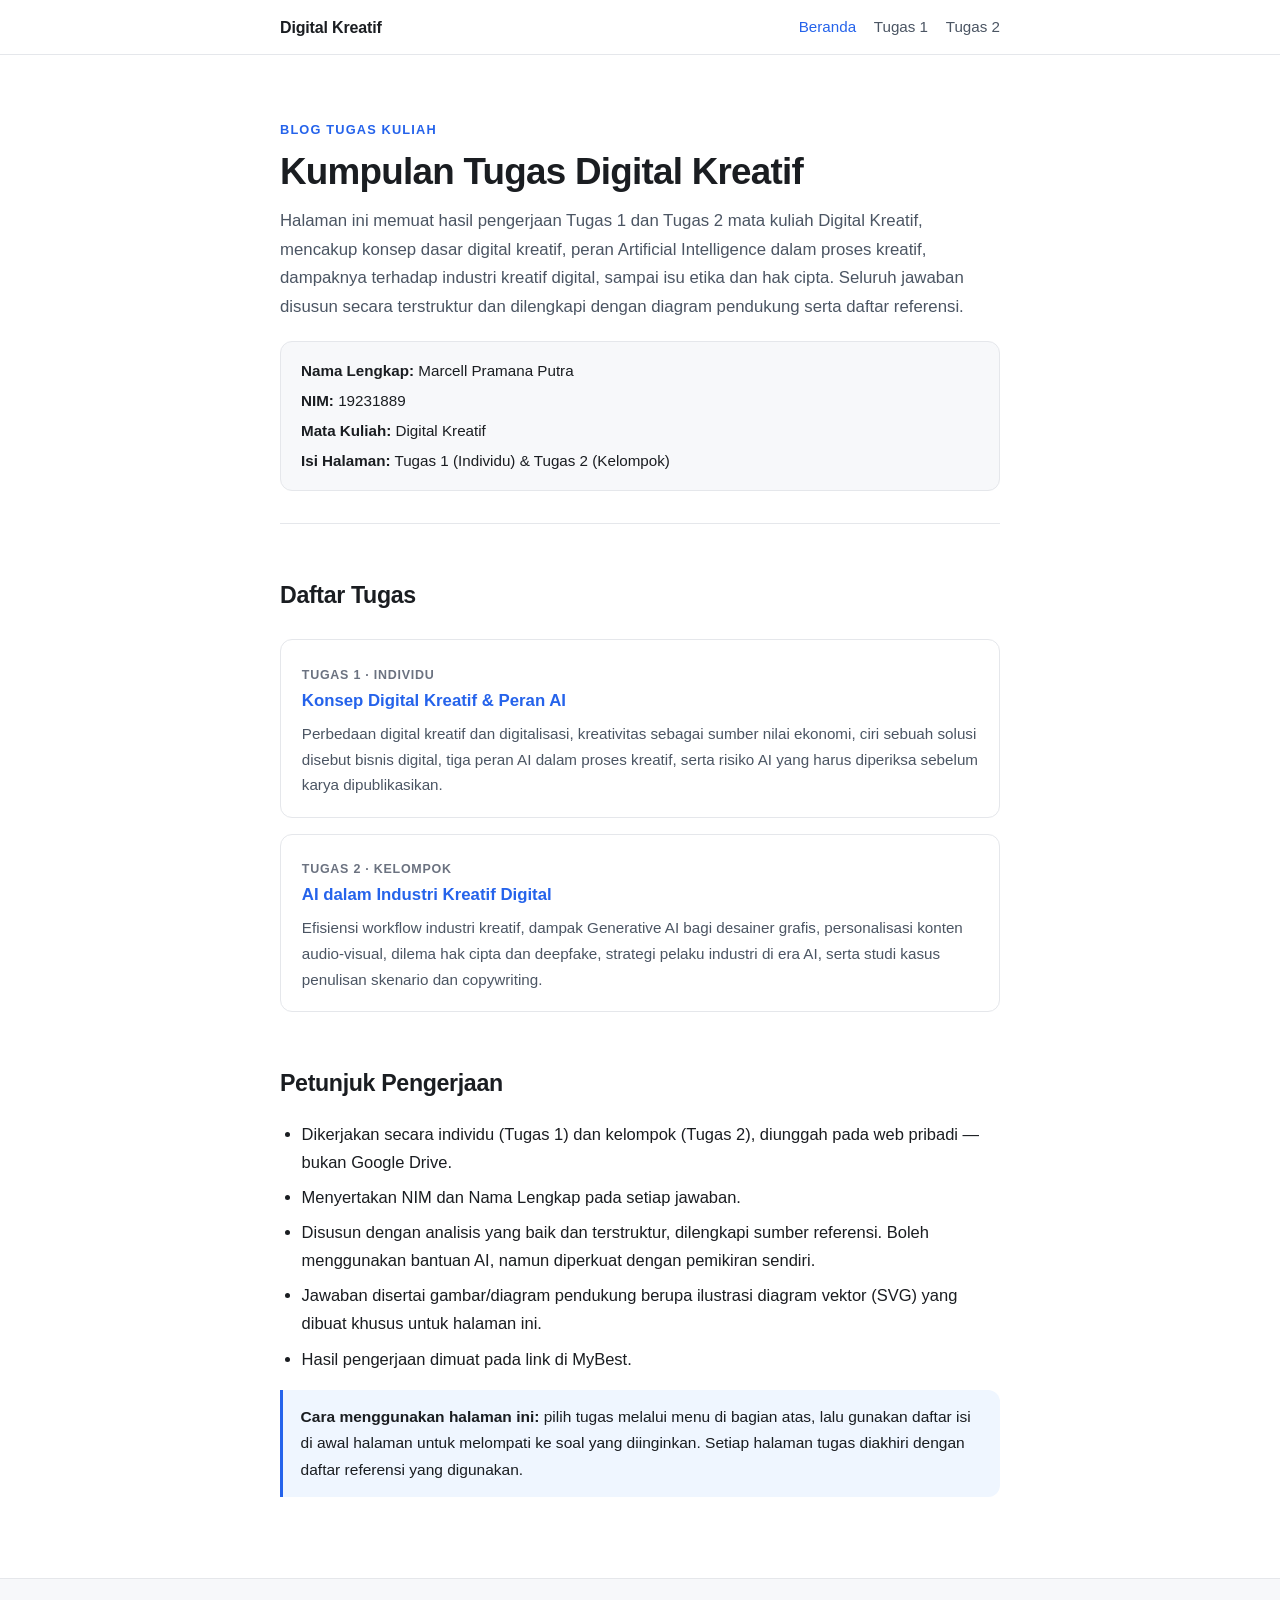
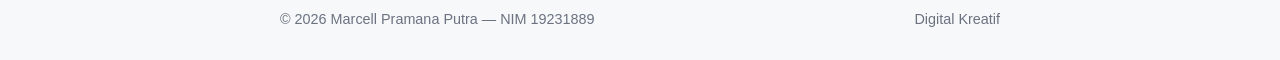
<file: index.html>
<!DOCTYPE html>
<html lang="id">
<head>
  <meta charset="UTF-8">
  <meta name="viewport" content="width=device-width, initial-scale=1.0">
  <title>Tugas Digital Kreatif — Marcell Pramana Putra</title>
  <meta name="description" content="Kumpulan tugas mata kuliah Digital Kreatif: Tugas 1 (Konsep Digital Kreatif & AI) dan Tugas 2 (AI dalam Industri Kreatif Digital).">
  <link rel="stylesheet" href="css/style.css">
</head>
<body>

  <header class="site-header">
    <nav class="nav">
      <a class="brand" href="index.html">Digital Kreatif</a>
      <div class="nav-links">
        <a href="index.html" class="active">Beranda</a>
        <a href="tugas1.html">Tugas 1</a>
        <a href="tugas2.html">Tugas 2</a>
      </div>
    </nav>
  </header>

  <main>
    <section class="hero">
      <p class="eyebrow">Blog Tugas Kuliah</p>
      <h1>Kumpulan Tugas Digital Kreatif</h1>
      <p class="lead">
        Halaman ini memuat hasil pengerjaan Tugas 1 dan Tugas 2 mata kuliah
        Digital Kreatif, mencakup konsep dasar digital kreatif, peran Artificial
        Intelligence dalam proses kreatif, dampaknya terhadap industri kreatif
        digital, sampai isu etika dan hak cipta. Seluruh jawaban disusun secara
        terstruktur dan dilengkapi dengan diagram pendukung serta daftar
        referensi.
      </p>
      <div class="identity">
        <span><strong>Nama Lengkap:</strong> Marcell Pramana Putra</span>
        <span><strong>NIM:</strong> 19231889</span>
        <span><strong>Mata Kuliah:</strong> Digital Kreatif</span>
        <span><strong>Isi Halaman:</strong> Tugas 1 (Individu) &amp; Tugas 2 (Kelompok)</span>
      </div>
    </section>

    <h2>Daftar Tugas</h2>
    <div class="card-grid">
      <a class="card" href="tugas1.html">
        <span class="num">Tugas 1 · Individu</span>
        <h3>Konsep Digital Kreatif &amp; Peran AI</h3>
        <p>
          Perbedaan digital kreatif dan digitalisasi, kreativitas sebagai sumber
          nilai ekonomi, ciri sebuah solusi disebut bisnis digital, tiga peran AI
          dalam proses kreatif, serta risiko AI yang harus diperiksa sebelum karya
          dipublikasikan.
        </p>
      </a>
      <a class="card" href="tugas2.html">
        <span class="num">Tugas 2 · Kelompok</span>
        <h3>AI dalam Industri Kreatif Digital</h3>
        <p>
          Efisiensi workflow industri kreatif, dampak Generative AI bagi desainer
          grafis, personalisasi konten audio-visual, dilema hak cipta dan deepfake,
          strategi pelaku industri di era AI, serta studi kasus penulisan skenario
          dan copywriting.
        </p>
      </a>
    </div>

    <h2>Petunjuk Pengerjaan</h2>
    <ul>
      <li>Dikerjakan secara individu (Tugas 1) dan kelompok (Tugas 2), diunggah pada web pribadi — bukan Google Drive.</li>
      <li>Menyertakan NIM dan Nama Lengkap pada setiap jawaban.</li>
      <li>Disusun dengan analisis yang baik dan terstruktur, dilengkapi sumber referensi. Boleh menggunakan bantuan AI, namun diperkuat dengan pemikiran sendiri.</li>
      <li>Jawaban disertai gambar/diagram pendukung berupa ilustrasi diagram vektor (SVG) yang dibuat khusus untuk halaman ini.</li>
      <li>Hasil pengerjaan dimuat pada link di MyBest.</li>
    </ul>

    <div class="callout">
      <p><strong>Cara menggunakan halaman ini:</strong> pilih tugas melalui menu di bagian atas, lalu gunakan daftar isi di awal halaman untuk melompati ke soal yang diinginkan. Setiap halaman tugas diakhiri dengan daftar referensi yang digunakan.</p>
    </div>
  </main>

  <footer class="site-footer">
    <div class="footer-inner">
      <span>&copy; 2026 Marcell Pramana Putra — NIM 19231889</span>
      <span>Digital Kreatif</span>
    </div>
  </footer>

</body>
</html>
</file>
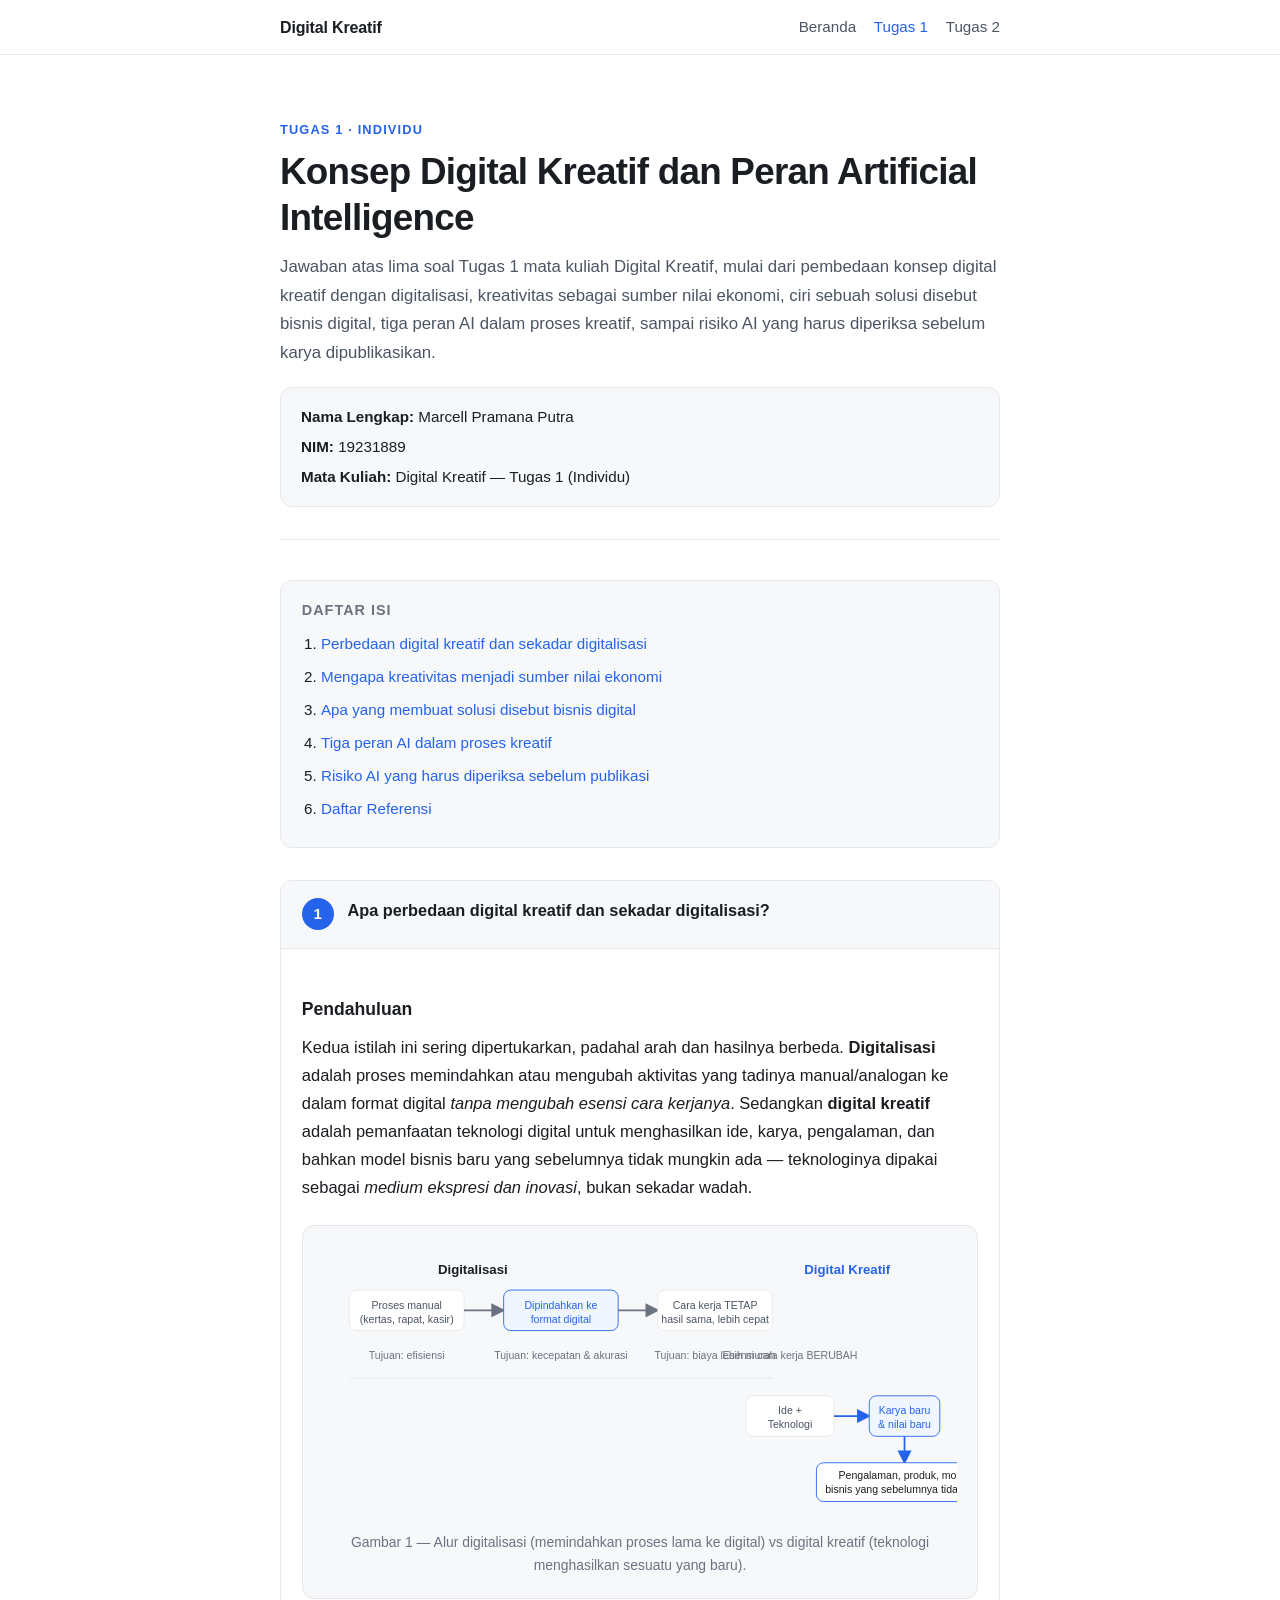
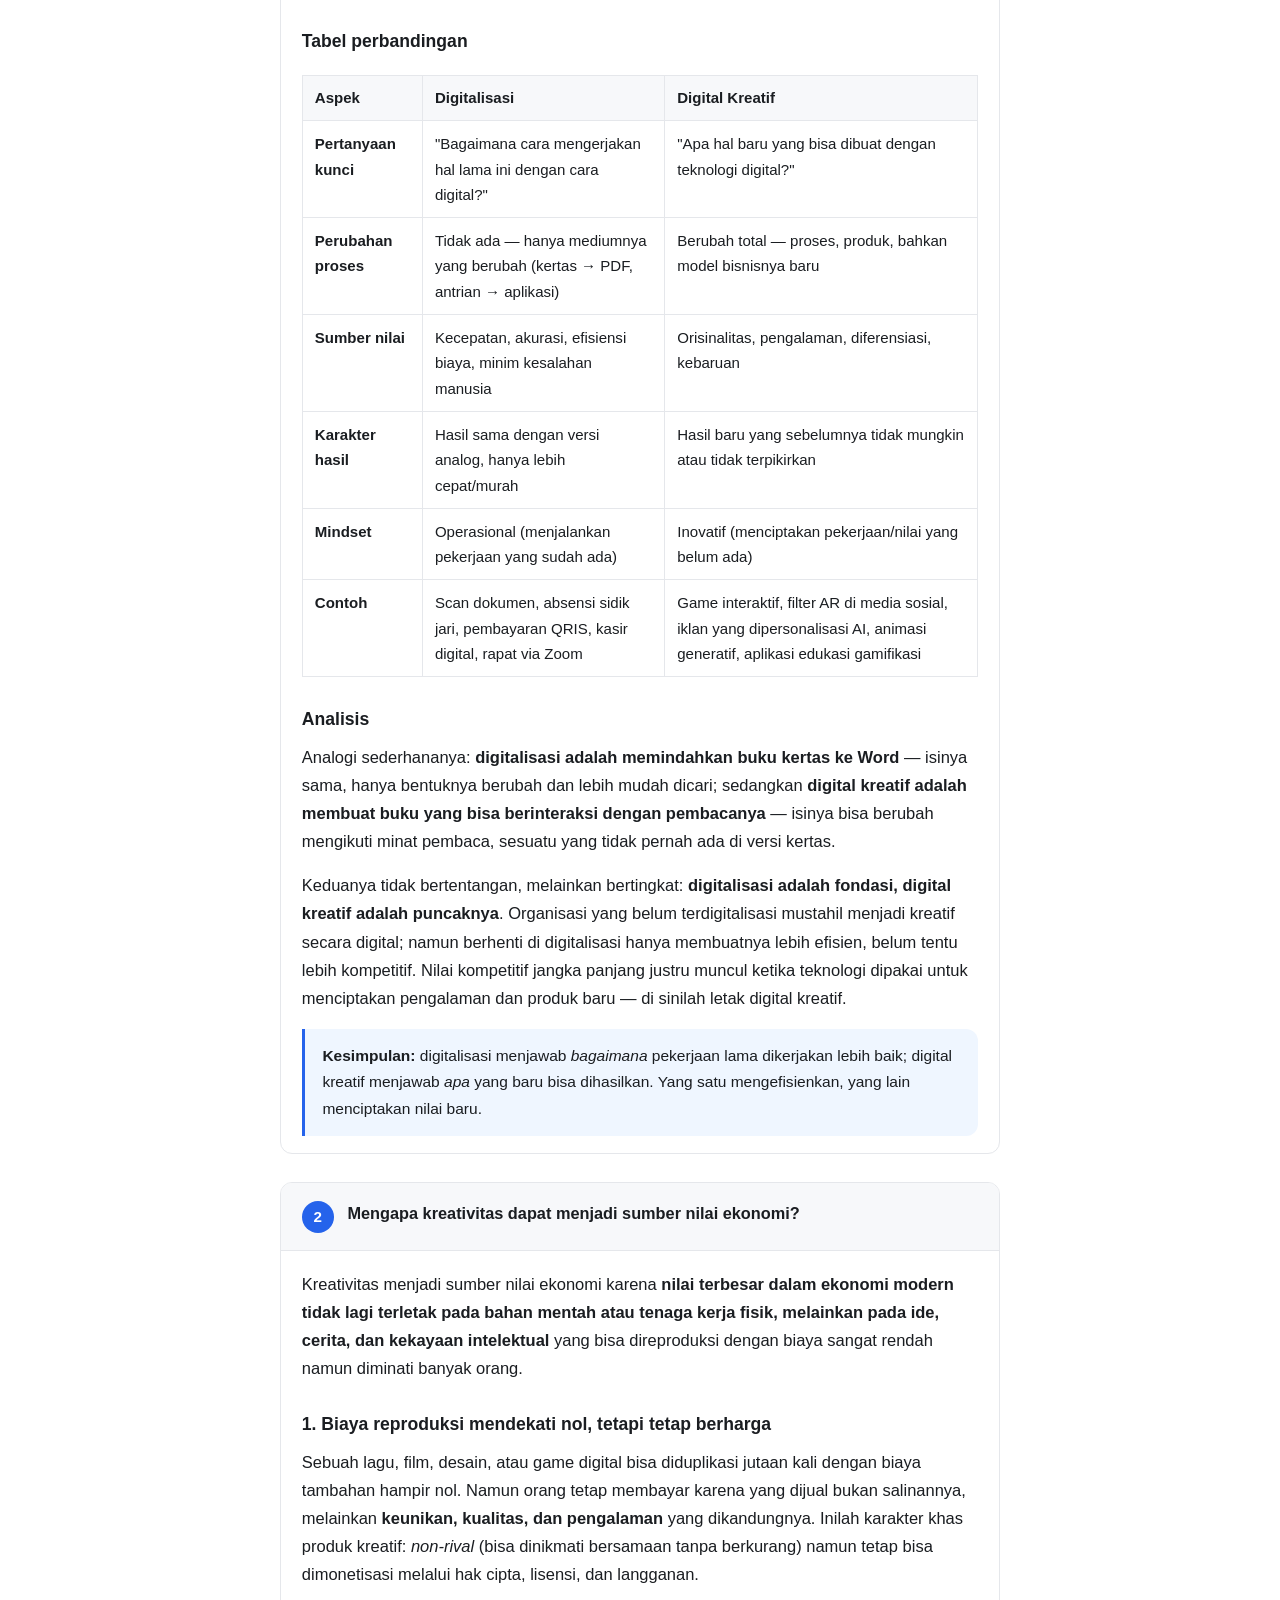
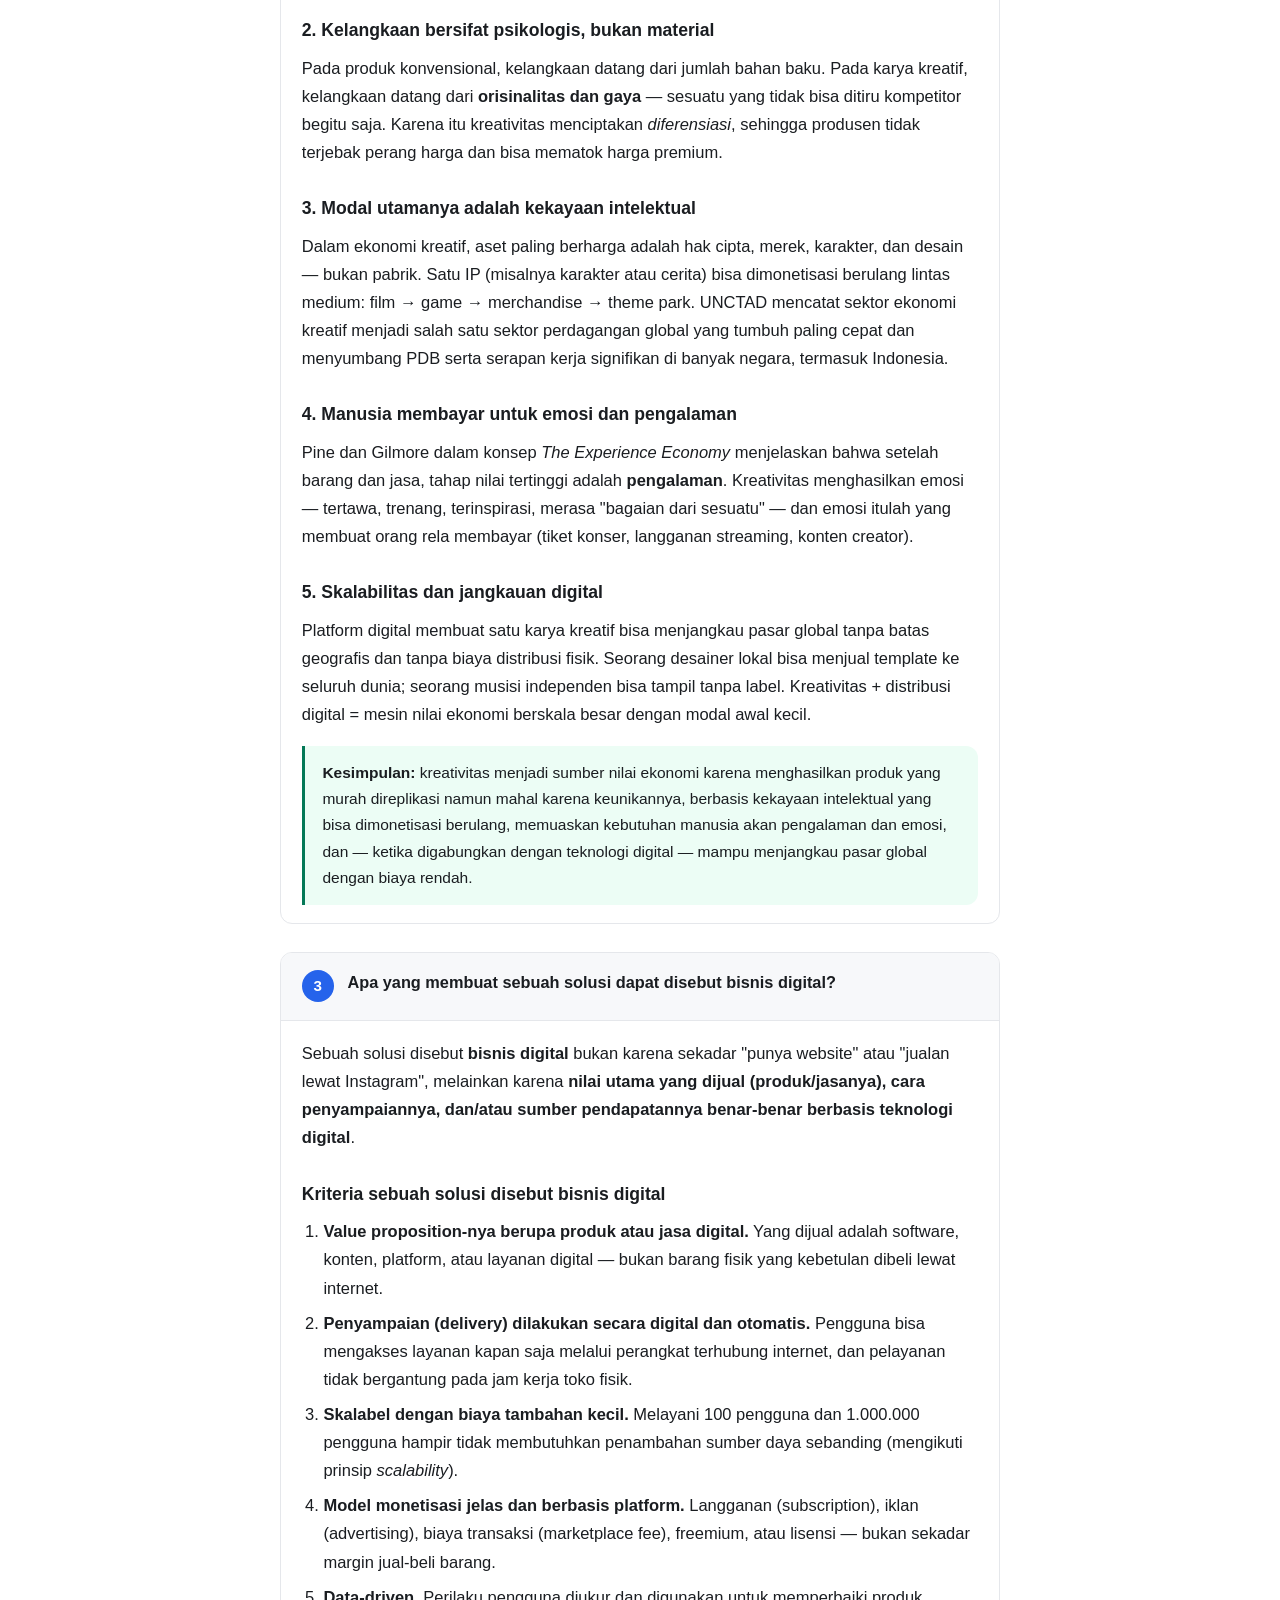
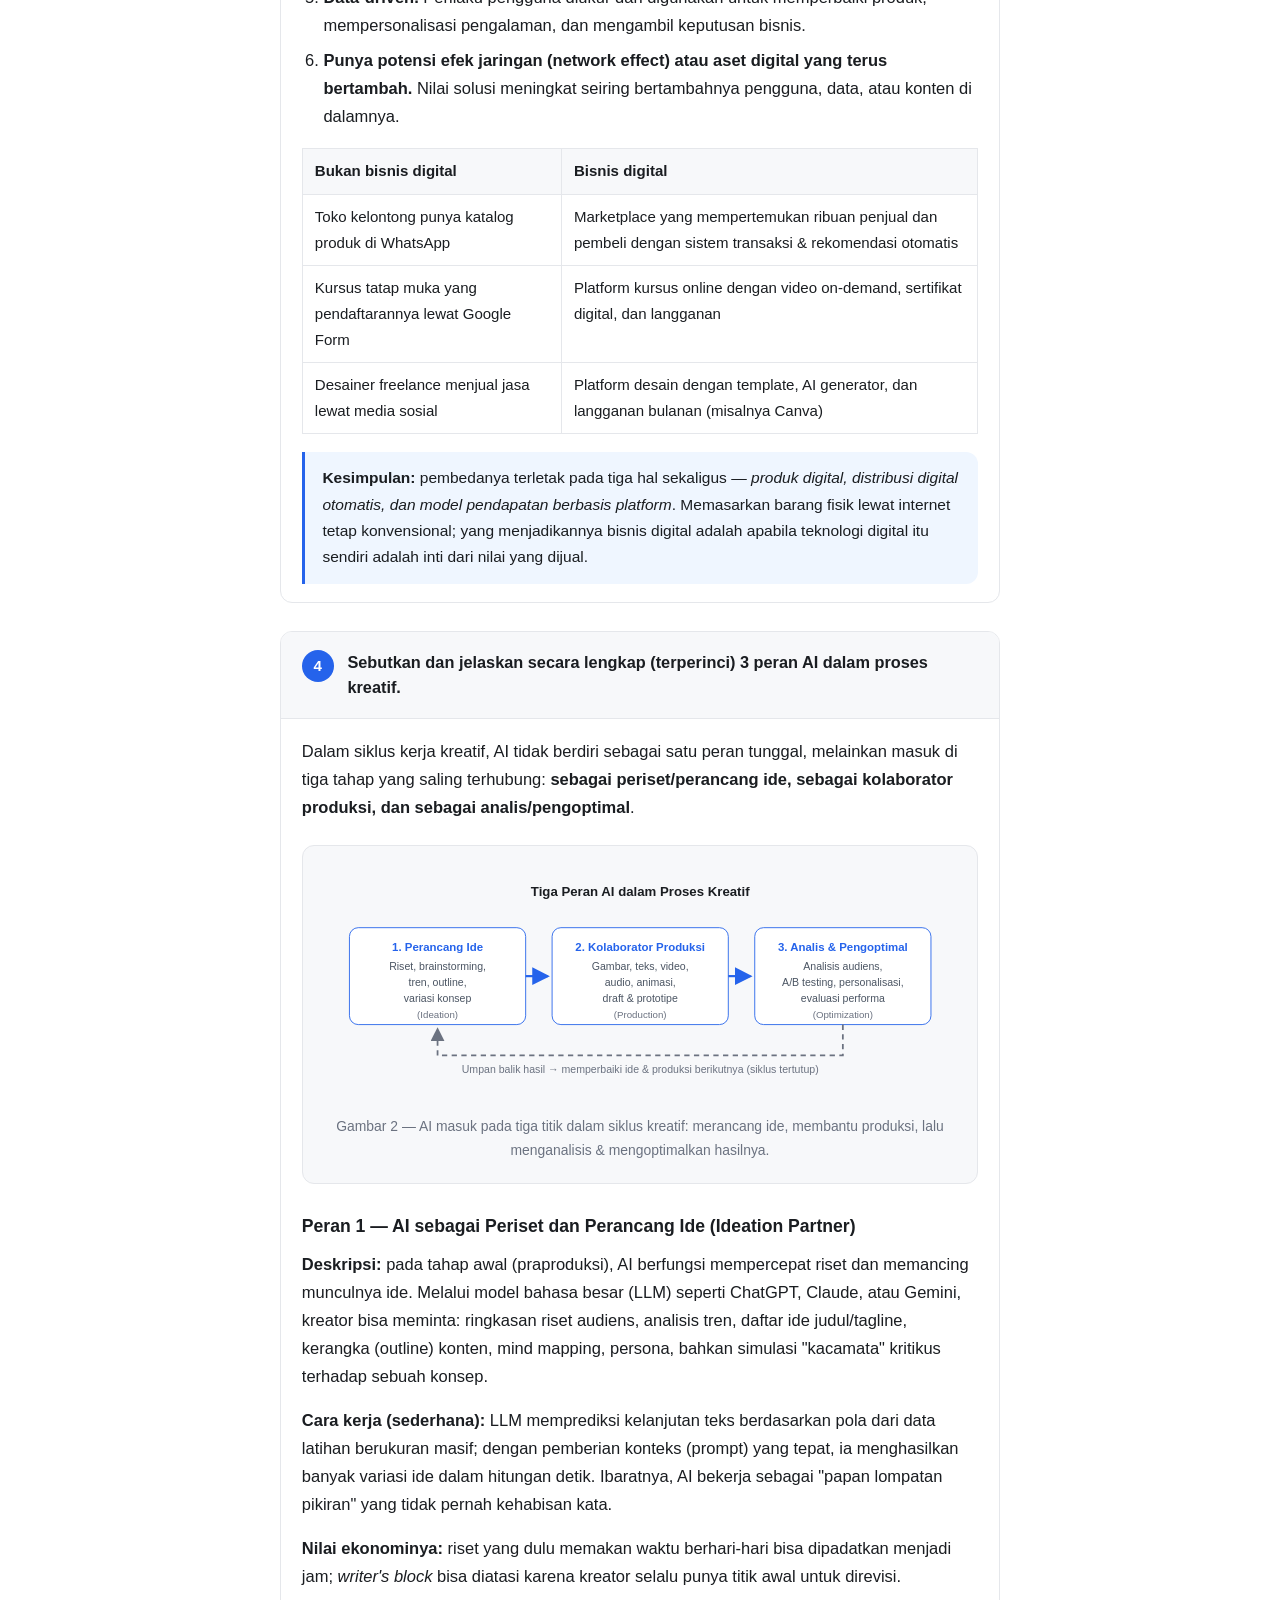
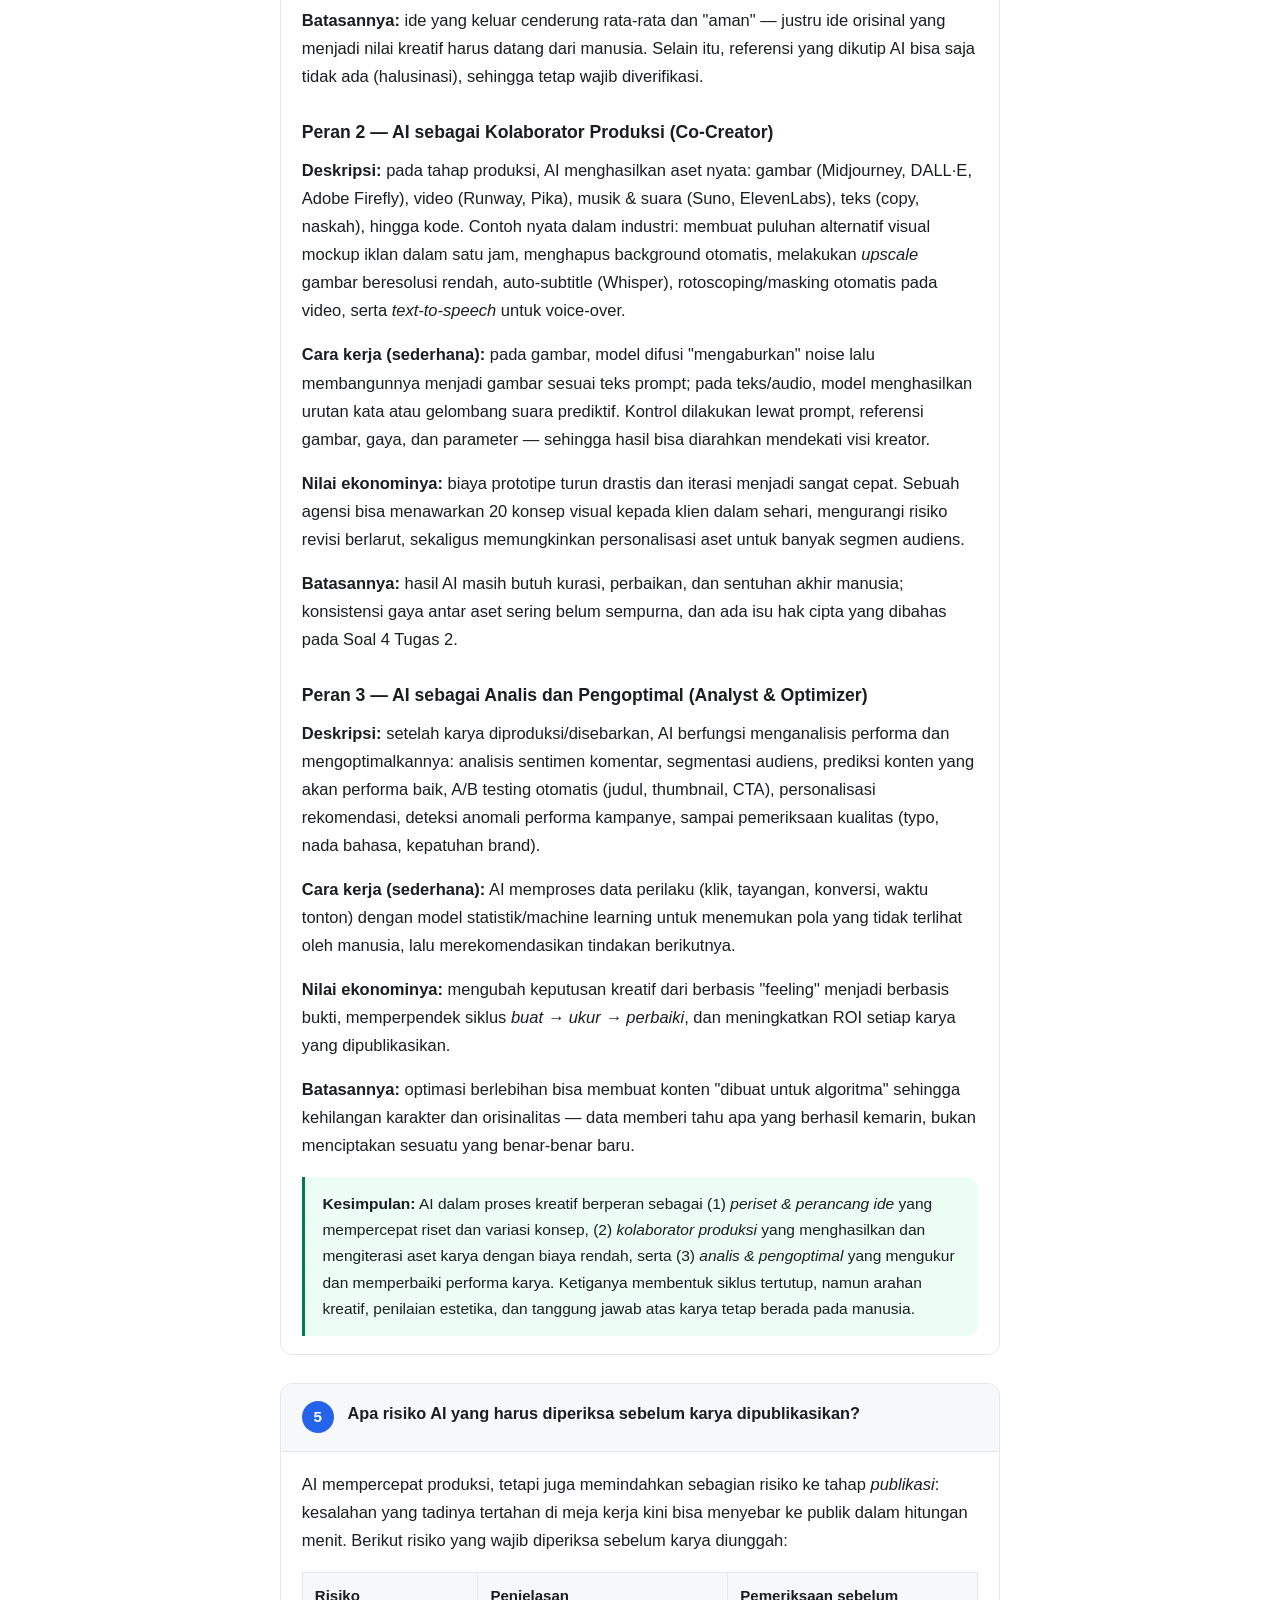
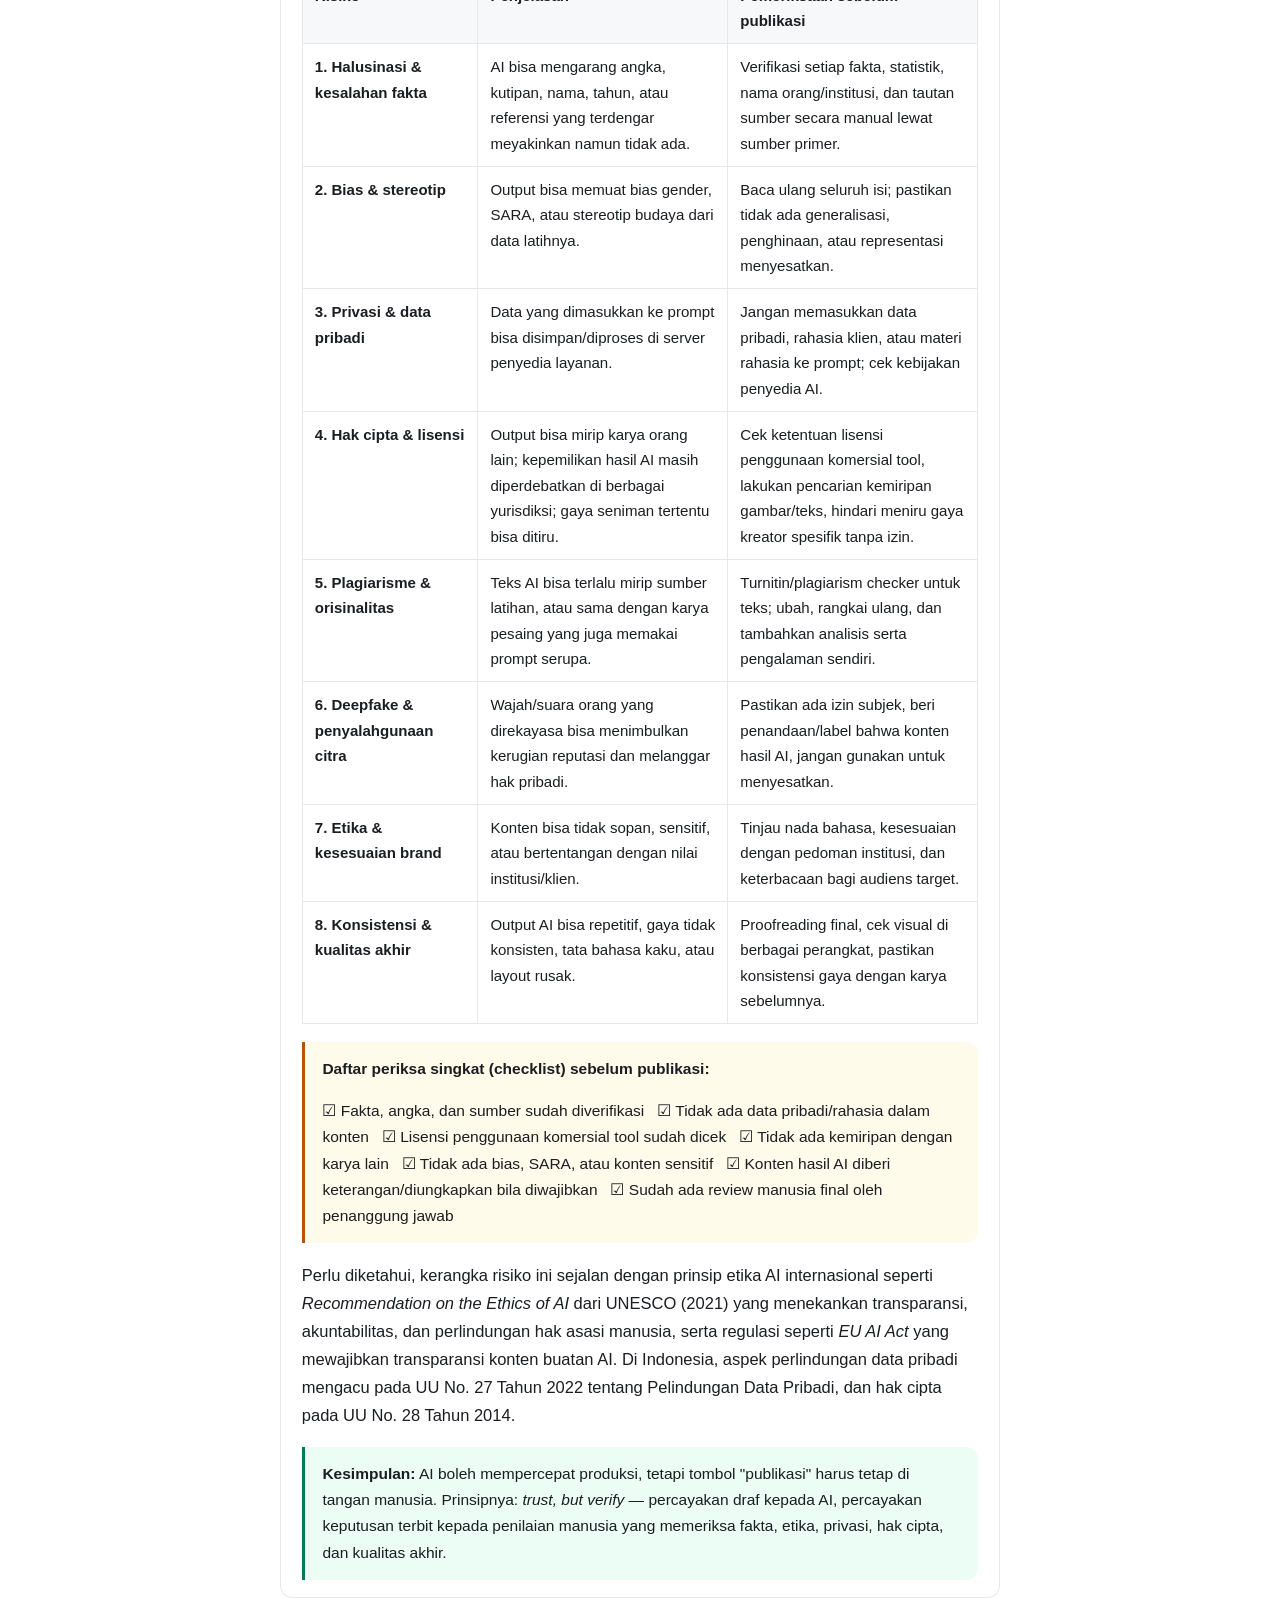
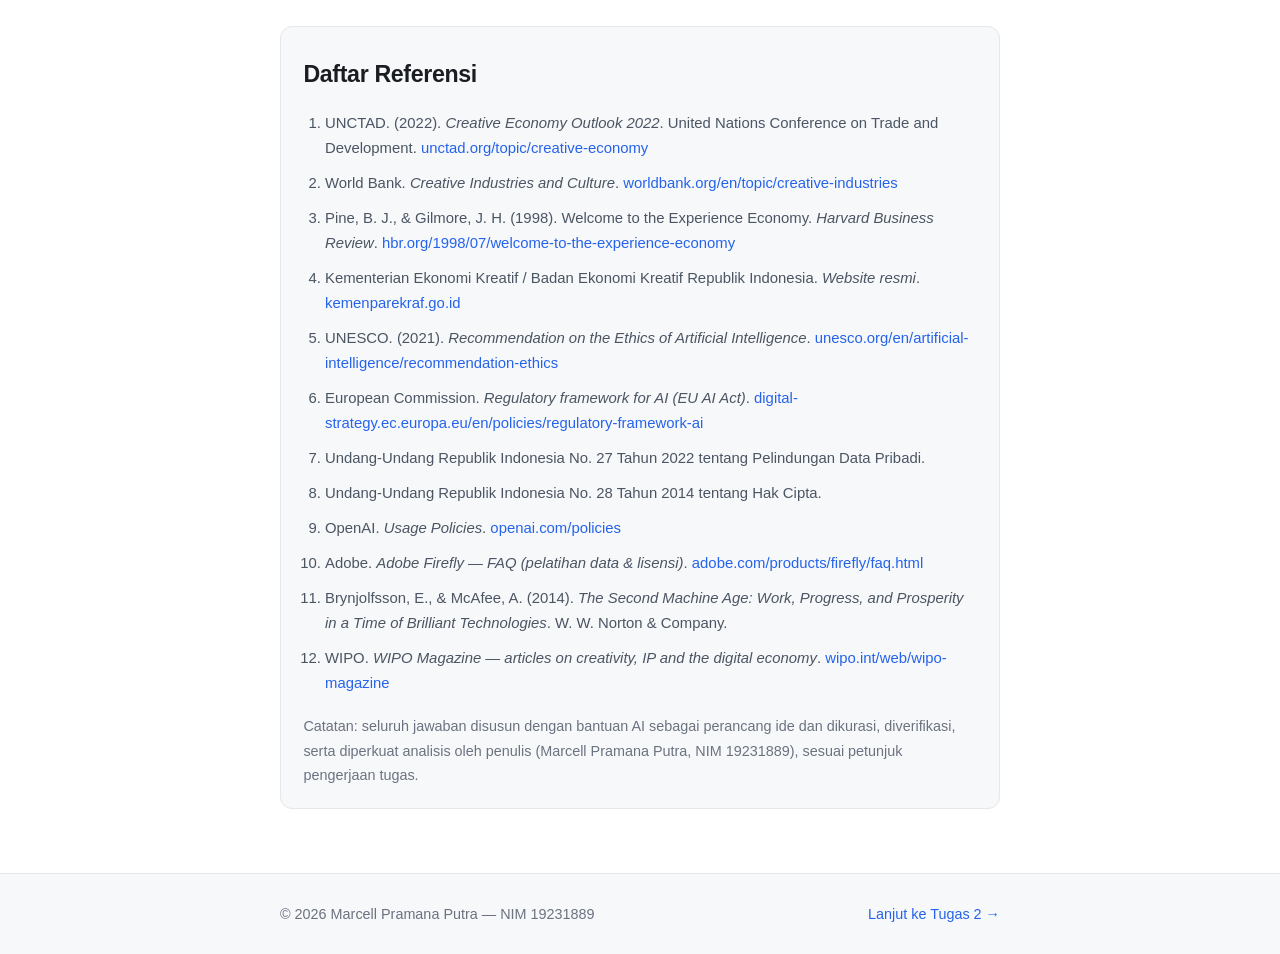
<file: tugas1.html>
<!DOCTYPE html>
<html lang="id">
<head>
  <meta charset="UTF-8">
  <meta name="viewport" content="width=device-width, initial-scale=1.0">
  <title>Tugas 1 — Digital Kreatif | Marcell Pramana Putra</title>
  <meta name="description" content="Tugas 1 Digital Kreatif: perbedaan digital kreatif dan digitalisasi, kreativitas sebagai sumber nilai ekonomi, ciri bisnis digital, 3 peran AI dalam proses kreatif, dan risiko AI sebelum publikasi.">
  <link rel="stylesheet" href="css/style.css">
</head>
<body>

  <header class="site-header">
    <nav class="nav">
      <a class="brand" href="index.html">Digital Kreatif</a>
      <div class="nav-links">
        <a href="index.html">Beranda</a>
        <a href="tugas1.html" class="active">Tugas 1</a>
        <a href="tugas2.html">Tugas 2</a>
      </div>
    </nav>
  </header>

  <main>
    <section class="hero">
      <p class="eyebrow">Tugas 1 · Individu</p>
      <h1>Konsep Digital Kreatif dan Peran Artificial Intelligence</h1>
      <p class="lead">
        Jawaban atas lima soal Tugas 1 mata kuliah Digital Kreatif, mulai dari
        pembedaan konsep digital kreatif dengan digitalisasi, kreativitas sebagai
        sumber nilai ekonomi, ciri sebuah solusi disebut bisnis digital, tiga
        peran AI dalam proses kreatif, sampai risiko AI yang harus diperiksa
        sebelum karya dipublikasikan.
      </p>
      <div class="identity">
        <span><strong>Nama Lengkap:</strong> Marcell Pramana Putra</span>
        <span><strong>NIM:</strong> 19231889</span>
        <span><strong>Mata Kuliah:</strong> Digital Kreatif — Tugas 1 (Individu)</span>
      </div>
    </section>

    <nav class="toc">
      <strong>Daftar Isi</strong>
      <ol>
        <li><a href="#soal1">Perbedaan digital kreatif dan sekadar digitalisasi</a></li>
        <li><a href="#soal2">Mengapa kreativitas menjadi sumber nilai ekonomi</a></li>
        <li><a href="#soal3">Apa yang membuat solusi disebut bisnis digital</a></li>
        <li><a href="#soal4">Tiga peran AI dalam proses kreatif</a></li>
        <li><a href="#soal5">Risiko AI yang harus diperiksa sebelum publikasi</a></li>
        <li><a href="#referensi">Daftar Referensi</a></li>
      </ol>
    </nav>

    <!-- ================= SOAL 1 ================= -->
    <article class="question" id="soal1">
      <div class="question-head">
        <span class="badge">1</span>
        <span class="soal">Apa perbedaan digital kreatif dan sekadar digitalisasi?</span>
      </div>
      <div class="question-body">
        <h3>Pendahuluan</h3>
        <p>
          Kedua istilah ini sering dipertukarkan, padahal arah dan hasilnya
          berbeda. <strong>Digitalisasi</strong> adalah proses memindahkan atau
          mengubah aktivitas yang tadinya manual/analogan ke dalam format digital
          <em>tanpa mengubah esensi cara kerjanya</em>. Sedangkan
          <strong>digital kreatif</strong> adalah pemanfaatan teknologi digital
          untuk menghasilkan ide, karya, pengalaman, dan bahkan model bisnis baru
          yang sebelumnya tidak mungkin ada — teknologinya dipakai sebagai
          <em>medium ekspresi dan inovasi</em>, bukan sekadar wadah.
        </p>

        <figure class="diagram">
          <svg viewBox="0 0 720 300" role="img" aria-label="Diagram perbandingan alur digitalisasi dan digital kreatif" xmlns="http://www.w3.org/2000/svg" font-family="Segoe UI, Arial, sans-serif">
            <rect x="0" y="0" width="720" height="300" fill="#f7f8fa"/>
            <!-- Panel kiri: Digitalisasi -->
            <text x="170" y="32" text-anchor="middle" font-size="15" font-weight="700" fill="#1a1d21">Digitalisasi</text>
            <rect x="30" y="50" width="130" height="46" rx="8" fill="#ffffff" stroke="#e5e7eb"/>
            <text x="95" y="71" text-anchor="middle" font-size="12" fill="#4b5563">Proses manual</text>
            <text x="95" y="87" text-anchor="middle" font-size="12" fill="#4b5563">(kertas, rapat, kasir)</text>
            <path d="M160 73 H205" stroke="#6b7280" stroke-width="2" marker-end="url(#arrow)"/>
            <rect x="205" y="50" width="130" height="46" rx="8" fill="#eff6ff" stroke="#2563eb"/>
            <text x="270" y="71" text-anchor="middle" font-size="12" fill="#2563eb">Dipindahkan ke</text>
            <text x="270" y="87" text-anchor="middle" font-size="12" fill="#2563eb">format digital</text>
            <path d="M335 73 H380" stroke="#6b7280" stroke-width="2" marker-end="url(#arrow)"/>
            <rect x="380" y="50" width="130" height="46" rx="8" fill="#ffffff" stroke="#e5e7eb"/>
            <text x="445" y="71" text-anchor="middle" font-size="12" fill="#4b5563">Cara kerja TETAP</text>
            <text x="445" y="87" text-anchor="middle" font-size="12" fill="#4b5563">hasil sama, lebih cepat</text>
            <text x="95" y="128" text-anchor="middle" font-size="12" fill="#6b7280">Tujuan: efisiensi</text>
            <text x="270" y="128" text-anchor="middle" font-size="12" fill="#6b7280">Tujuan: kecepatan &amp; akurasi</text>
            <text x="445" y="128" text-anchor="middle" font-size="12" fill="#6b7280">Tujuan: biaya lebih murah</text>
            <line x1="30" y1="150" x2="510" y2="150" stroke="#e5e7eb"/>
            <!-- Panel kanan: Digital kreatif -->
            <text x="595" y="32" text-anchor="middle" font-size="15" font-weight="700" fill="#2563eb">Digital Kreatif</text>
            <rect x="480" y="170" width="100" height="46" rx="8" fill="#ffffff" stroke="#e5e7eb"/>
            <text x="530" y="191" text-anchor="middle" font-size="12" fill="#4b5563">Ide +</text>
            <text x="530" y="207" text-anchor="middle" font-size="12" fill="#4b5563">Teknologi</text>
            <path d="M580 193 H620" stroke="#2563eb" stroke-width="2" marker-end="url(#arrowBlue)"/>
            <rect x="620" y="170" width="80" height="46" rx="8" fill="#eff6ff" stroke="#2563eb"/>
            <text x="660" y="191" text-anchor="middle" font-size="12" fill="#2563eb">Karya baru</text>
            <text x="660" y="207" text-anchor="middle" font-size="12" fill="#2563eb">&amp; nilai baru</text>
            <path d="M660 216 V246" stroke="#2563eb" stroke-width="2" marker-end="url(#arrowBlue)"/>
            <rect x="560" y="246" width="200" height="44" rx="8" fill="#ffffff" stroke="#2563eb"/>
            <text x="660" y="264" text-anchor="middle" font-size="12" fill="#1a1d21">Pengalaman, produk, model</text>
            <text x="660" y="280" text-anchor="middle" font-size="12" fill="#1a1d21">bisnis yang sebelumnya tidak ada</text>
            <text x="530" y="128" text-anchor="middle" font-size="12" fill="#6b7280">Esensi cara kerja BERUBAH</text>
            <defs>
              <marker id="arrow" markerWidth="8" markerHeight="8" refX="7" refY="4" orient="auto">
                <path d="M0 0 L8 4 L0 8 z" fill="#6b7280"/>
              </marker>
              <marker id="arrowBlue" markerWidth="8" markerHeight="8" refX="7" refY="4" orient="auto">
                <path d="M0 0 L8 4 L0 8 z" fill="#2563eb"/>
              </marker>
            </defs>
          </svg>
          <figcaption>Gambar 1 — Alur digitalisasi (memindahkan proses lama ke digital) vs digital kreatif (teknologi menghasilkan sesuatu yang baru).</figcaption>
        </figure>

        <h3>Tabel perbandingan</h3>
        <div class="table-wrap">
          <table>
            <thead>
              <tr>
                <th>Aspek</th>
                <th>Digitalisasi</th>
                <th>Digital Kreatif</th>
              </tr>
            </thead>
            <tbody>
              <tr>
                <td><strong>Pertanyaan kunci</strong></td>
                <td>"Bagaimana cara mengerjakan hal lama ini dengan cara digital?"</td>
                <td>"Apa hal baru yang bisa dibuat dengan teknologi digital?"</td>
              </tr>
              <tr>
                <td><strong>Perubahan proses</strong></td>
                <td>Tidak ada — hanya mediumnya yang berubah (kertas → PDF, antrian → aplikasi)</td>
                <td>Berubah total — proses, produk, bahkan model bisnisnya baru</td>
              </tr>
              <tr>
                <td><strong>Sumber nilai</strong></td>
                <td>Kecepatan, akurasi, efisiensi biaya, minim kesalahan manusia</td>
                <td>Orisinalitas, pengalaman, diferensiasi, kebaruan</td>
              </tr>
              <tr>
                <td><strong>Karakter hasil</strong></td>
                <td>Hasil sama dengan versi analog, hanya lebih cepat/murah</td>
                <td>Hasil baru yang sebelumnya tidak mungkin atau tidak terpikirkan</td>
              </tr>
              <tr>
                <td><strong>Mindset</strong></td>
                <td>Operasional (menjalankan pekerjaan yang sudah ada)</td>
                <td>Inovatif (menciptakan pekerjaan/nilai yang belum ada)</td>
              </tr>
              <tr>
                <td><strong>Contoh</strong></td>
                <td>Scan dokumen, absensi sidik jari, pembayaran QRIS, kasir digital, rapat via Zoom</td>
                <td>Game interaktif, filter AR di media sosial, iklan yang dipersonalisasi AI, animasi generatif, aplikasi edukasi gamifikasi</td>
              </tr>
            </tbody>
          </table>
        </div>

        <h3>Analisis</h3>
        <p>
          Analogi sederhananya: <strong>digitalisasi adalah memindahkan buku
          kertas ke Word</strong> — isinya sama, hanya bentuknya berubah dan
          lebih mudah dicari; sedangkan <strong>digital kreatif adalah membuat
          buku yang bisa berinteraksi dengan pembacanya</strong> — isinya bisa
          berubah mengikuti minat pembaca, sesuatu yang tidak pernah ada di
          versi kertas.
        </p>
        <p>
          Keduanya tidak bertentangan, melainkan bertingkat:
          <strong>digitalisasi adalah fondasi, digital kreatif adalah
          puncaknya</strong>. Organisasi yang belum terdigitalisasi mustahil
          menjadi kreatif secara digital; namun berhenti di digitalisasi hanya
          membuatnya lebih efisien, belum tentu lebih kompetitif. Nilai
          kompetitif jangka panjang justru muncul ketika teknologi dipakai untuk
          menciptakan pengalaman dan produk baru — di sinilah letak digital
          kreatif.
        </p>
        <div class="callout">
          <p><strong>Kesimpulan:</strong> digitalisasi menjawab <em>bagaimana</em> pekerjaan lama dikerjakan lebih baik; digital kreatif menjawab <em>apa</em> yang baru bisa dihasilkan. Yang satu mengefisienkan, yang lain menciptakan nilai baru.</p>
        </div>
      </div>
    </article>

    <!-- ================= SOAL 2 ================= -->
    <article class="question" id="soal2">
      <div class="question-head">
        <span class="badge">2</span>
        <span class="soal">Mengapa kreativitas dapat menjadi sumber nilai ekonomi?</span>
      </div>
      <div class="question-body">
        <p>
          Kreativitas menjadi sumber nilai ekonomi karena
          <strong>nilai terbesar dalam ekonomi modern tidak lagi terletak pada
          bahan mentah atau tenaga kerja fisik, melainkan pada ide, cerita, dan
          kekayaan intelektual</strong> yang bisa direproduksi dengan biaya
          sangat rendah namun diminati banyak orang.
        </p>

        <h3>1. Biaya reproduksi mendekati nol, tetapi tetap berharga</h3>
        <p>
          Sebuah lagu, film, desain, atau game digital bisa diduplikasi jutaan
          kali dengan biaya tambahan hampir nol. Namun orang tetap membayar
          karena yang dijual bukan salinannya, melainkan
          <strong>keunikan, kualitas, dan pengalaman</strong> yang dikandungnya.
          Inilah karakter khas produk kreatif: <em>non-rival</em> (bisa
          dinikmati bersamaan tanpa berkurang) namun tetap bisa
          dimonetisasi melalui hak cipta, lisensi, dan langganan.
        </p>

        <h3>2. Kelangkaan bersifat psikologis, bukan material</h3>
        <p>
          Pada produk konvensional, kelangkaan datang dari jumlah bahan baku.
          Pada karya kreatif, kelangkaan datang dari
          <strong>orisinalitas dan gaya</strong> — sesuatu yang tidak bisa
          ditiru kompetitor begitu saja. Karena itu kreativitas menciptakan
          <em>diferensiasi</em>, sehingga produsen tidak terjebak perang harga
          dan bisa mematok harga premium.
        </p>

        <h3>3. Modal utamanya adalah kekayaan intelektual</h3>
        <p>
          Dalam ekonomi kreatif, aset paling berharga adalah hak cipta, merek,
          karakter, dan desain — bukan pabrik. Satu IP (misalnya karakter atau
          cerita) bisa dimonetisasi berulang lintas medium: film → game →
          merchandise → theme park. UNCTAD mencatat sektor ekonomi kreatif
          menjadi salah satu sektor perdagangan global yang tumbuh paling cepat
          dan menyumbang PDB serta serapan kerja signifikan di banyak negara,
          termasuk Indonesia.
        </p>

        <h3>4. Manusia membayar untuk emosi dan pengalaman</h3>
        <p>
          Pine dan Gilmore dalam konsep <em>The Experience Economy</em>
          menjelaskan bahwa setelah barang dan jasa, tahap nilai tertinggi
          adalah <strong>pengalaman</strong>. Kreativitas menghasilkan emosi —
          tertawa, trenang, terinspirasi, merasa "bagaian dari sesuatu" — dan
          emosi itulah yang membuat orang rela membayar (tiket konser,
          langganan streaming, konten creator).
        </p>

        <h3>5. Skalabilitas dan jangkauan digital</h3>
        <p>
          Platform digital membuat satu karya kreatif bisa menjangkau pasar
          global tanpa batas geografis dan tanpa biaya distribusi fisik.
          Seorang desainer lokal bisa menjual template ke seluruh dunia; seorang
          musisi independen bisa tampil tanpa label. Kreativitas + distribusi
          digital = mesin nilai ekonomi berskala besar dengan modal awal kecil.
        </p>

        <div class="callout good">
          <p><strong>Kesimpulan:</strong> kreativitas menjadi sumber nilai ekonomi karena menghasilkan produk yang murah direplikasi namun mahal karena keunikannya, berbasis kekayaan intelektual yang bisa dimonetisasi berulang, memuaskan kebutuhan manusia akan pengalaman dan emosi, dan — ketika digabungkan dengan teknologi digital — mampu menjangkau pasar global dengan biaya rendah.</p>
        </div>
      </div>
    </article>

    <!-- ================= SOAL 3 ================= -->
    <article class="question" id="soal3">
      <div class="question-head">
        <span class="badge">3</span>
        <span class="soal">Apa yang membuat sebuah solusi dapat disebut bisnis digital?</span>
      </div>
      <div class="question-body">
        <p>
          Sebuah solusi disebut <strong>bisnis digital</strong> bukan karena
          sekadar "punya website" atau "jualan lewat Instagram", melainkan karena
          <strong>nilai utama yang dijual (produk/jasanya), cara penyampaiannya,
          dan/atau sumber pendapatannya benar-benar berbasis teknologi
          digital</strong>.
        </p>

        <h3>Kriteria sebuah solusi disebut bisnis digital</h3>
        <ol>
          <li>
            <strong>Value proposition-nya berupa produk atau jasa digital.</strong>
            Yang dijual adalah software, konten, platform, atau layanan digital
            — bukan barang fisik yang kebetulan dibeli lewat internet.
          </li>
          <li>
            <strong>Penyampaian (delivery) dilakukan secara digital dan
            otomatis.</strong>
            Pengguna bisa mengakses layanan kapan saja melalui perangkat
            terhubung internet, dan pelayanan tidak bergantung pada jam kerja
            toko fisik.
          </li>
          <li>
            <strong>Skalabel dengan biaya tambahan kecil.</strong>
            Melayani 100 pengguna dan 1.000.000 pengguna hampir tidak
            membutuhkan penambahan sumber daya sebanding (mengikuti prinsip
            <em>scalability</em>).
          </li>
          <li>
            <strong>Model monetisasi jelas dan berbasis platform.</strong>
            Langganan (subscription), iklan (advertising), biaya transaksi
            (marketplace fee), freemium, atau lisensi — bukan sekadar margin
            jual-beli barang.
          </li>
          <li>
            <strong>Data-driven.</strong>
            Perilaku pengguna diukur dan digunakan untuk memperbaiki produk,
            mempersonalisasi pengalaman, dan mengambil keputusan bisnis.
          </li>
          <li>
            <strong>Punya potensi efek jaringan (network effect) atau aset
            digital yang terus bertambah.</strong>
            Nilai solusi meningkat seiring bertambahnya pengguna, data, atau
            konten di dalamnya.
          </li>
        </ol>

        <div class="table-wrap">
          <table>
            <thead>
              <tr>
                <th>Bukan bisnis digital</th>
                <th>Bisnis digital</th>
              </tr>
            </thead>
            <tbody>
              <tr>
                <td>Toko kelontong punya katalog produk di WhatsApp</td>
                <td>Marketplace yang mempertemukan ribuan penjual dan pembeli dengan sistem transaksi &amp; rekomendasi otomatis</td>
              </tr>
              <tr>
                <td>Kursus tatap muka yang pendaftarannya lewat Google Form</td>
                <td>Platform kursus online dengan video on-demand, sertifikat digital, dan langganan</td>
              </tr>
              <tr>
                <td>Desainer freelance menjual jasa lewat media sosial</td>
                <td>Platform desain dengan template, AI generator, dan langganan bulanan (misalnya Canva)</td>
              </tr>
            </tbody>
          </table>
        </div>

        <div class="callout">
          <p><strong>Kesimpulan:</strong> pembedanya terletak pada tiga hal sekaligus — <em>produk digital, distribusi digital otomatis, dan model pendapatan berbasis platform</em>. Memasarkan barang fisik lewat internet tetap konvensional; yang menjadikannya bisnis digital adalah apabila teknologi digital itu sendiri adalah inti dari nilai yang dijual.</p>
        </div>
      </div>
    </article>

    <!-- ================= SOAL 4 ================= -->
    <article class="question" id="soal4">
      <div class="question-head">
        <span class="badge">4</span>
        <span class="soal">Sebutkan dan jelaskan secara lengkap (terperinci) 3 peran AI dalam proses kreatif.</span>
      </div>
      <div class="question-body">
        <p>
          Dalam siklus kerja kreatif, AI tidak berdiri sebagai satu peran
          tunggal, melainkan masuk di tiga tahap yang saling terhubung:
          <strong>sebagai periset/perancang ide, sebagai kolaborator produksi,
          dan sebagai analis/pengoptimal</strong>.
        </p>

        <figure class="diagram">
          <svg viewBox="0 0 720 260" role="img" aria-label="Diagram tiga peran AI dalam siklus proses kreatif" xmlns="http://www.w3.org/2000/svg" font-family="Segoe UI, Arial, sans-serif">
            <rect x="0" y="0" width="720" height="260" fill="#f7f8fa"/>
            <text x="360" y="34" text-anchor="middle" font-size="15" font-weight="700" fill="#1a1d21">Tiga Peran AI dalam Proses Kreatif</text>

            <rect x="30" y="70" width="200" height="110" rx="10" fill="#ffffff" stroke="#2563eb"/>
            <text x="130" y="96" text-anchor="middle" font-size="13" font-weight="700" fill="#2563eb">1. Perancang Ide</text>
            <text x="130" y="118" text-anchor="middle" font-size="12" fill="#4b5563">Riset, brainstorming,</text>
            <text x="130" y="136" text-anchor="middle" font-size="12" fill="#4b5563">tren, outline,</text>
            <text x="130" y="154" text-anchor="middle" font-size="12" fill="#4b5563">variasi konsep</text>
            <text x="130" y="172" text-anchor="middle" font-size="11" fill="#6b7280">(Ideation)</text>

            <rect x="260" y="70" width="200" height="110" rx="10" fill="#ffffff" stroke="#2563eb"/>
            <text x="360" y="96" text-anchor="middle" font-size="13" font-weight="700" fill="#2563eb">2. Kolaborator Produksi</text>
            <text x="360" y="118" text-anchor="middle" font-size="12" fill="#4b5563">Gambar, teks, video,</text>
            <text x="360" y="136" text-anchor="middle" font-size="12" fill="#4b5563">audio, animasi,</text>
            <text x="360" y="154" text-anchor="middle" font-size="12" fill="#4b5563">draft &amp; prototipe</text>
            <text x="360" y="172" text-anchor="middle" font-size="11" fill="#6b7280">(Production)</text>

            <rect x="490" y="70" width="200" height="110" rx="10" fill="#ffffff" stroke="#2563eb"/>
            <text x="590" y="96" text-anchor="middle" font-size="13" font-weight="700" fill="#2563eb">3. Analis &amp; Pengoptimal</text>
            <text x="590" y="118" text-anchor="middle" font-size="12" fill="#4b5563">Analisis audiens,</text>
            <text x="590" y="136" text-anchor="middle" font-size="12" fill="#4b5563">A/B testing, personalisasi,</text>
            <text x="590" y="154" text-anchor="middle" font-size="12" fill="#4b5563">evaluasi performa</text>
            <text x="590" y="172" text-anchor="middle" font-size="11" fill="#6b7280">(Optimization)</text>

            <path d="M230 125 H255" stroke="#2563eb" stroke-width="2.5" marker-end="url(#a1)"/>
            <path d="M460 125 H485" stroke="#2563eb" stroke-width="2.5" marker-end="url(#a1)"/>
            <path d="M590 180 V215 H130 V185" stroke="#6b7280" stroke-width="2" fill="none" stroke-dasharray="6 5" marker-end="url(#a2)"/>
            <text x="360" y="235" text-anchor="middle" font-size="12" fill="#6b7280">Umpan balik hasil → memperbaiki ide &amp; produksi berikutnya (siklus tertutup)</text>

            <defs>
              <marker id="a1" markerWidth="8" markerHeight="8" refX="7" refY="4" orient="auto">
                <path d="M0 0 L8 4 L0 8 z" fill="#2563eb"/>
              </marker>
              <marker id="a2" markerWidth="8" markerHeight="8" refX="7" refY="4" orient="auto">
                <path d="M0 0 L8 4 L0 8 z" fill="#6b7280"/>
              </marker>
            </defs>
          </svg>
          <figcaption>Gambar 2 — AI masuk pada tiga titik dalam siklus kreatif: merancang ide, membantu produksi, lalu menganalisis &amp; mengoptimalkan hasilnya.</figcaption>
        </figure>

        <h3>Peran 1 — AI sebagai Periset dan Perancang Ide (Ideation Partner)</h3>
        <p>
          <strong>Deskripsi:</strong> pada tahap awal (praproduksi), AI
          berfungsi mempercepat riset dan memancing munculnya ide. Melalui
          model bahasa besar (LLM) seperti ChatGPT, Claude, atau Gemini, kreator
          bisa meminta: ringkasan riset audiens, analisis tren, daftar ide
          judul/tagline, kerangka (outline) konten, mind mapping, persona, bahkan
          simulasi "kacamata" kritikus terhadap sebuah konsep.
        </p>
        <p>
          <strong>Cara kerja (sederhana):</strong> LLM memprediksi kelanjutan
          teks berdasarkan pola dari data latihan berukuran masif; dengan
          pemberian konteks (prompt) yang tepat, ia menghasilkan banyak variasi
          ide dalam hitungan detik. Ibaratnya, AI bekerja sebagai "papan
          lompatan pikiran" yang tidak pernah kehabisan kata.
        </p>
        <p>
          <strong>Nilai ekonominya:</strong> riset yang dulu memakan waktu
          berhari-hari bisa dipadatkan menjadi jam; <em>writer's block</em>
          bisa diatasi karena kreator selalu punya titik awal untuk direvisi.
        </p>
        <p><strong>Batasannya:</strong> ide yang keluar cenderung rata-rata dan "aman" — justru ide orisinal yang menjadi nilai kreatif harus datang dari manusia. Selain itu, referensi yang dikutip AI bisa saja tidak ada (halusinasi), sehingga tetap wajib diverifikasi.</p>

        <h3>Peran 2 — AI sebagai Kolaborator Produksi (Co-Creator)</h3>
        <p>
          <strong>Deskripsi:</strong> pada tahap produksi, AI menghasilkan
          aset nyata: gambar (Midjourney, DALL·E, Adobe Firefly), video (Runway,
          Pika), musik &amp; suara (Suno, ElevenLabs), teks (copy, naskah),
          hingga kode. Contoh nyata dalam industri: membuat puluhan alternatif
          visual mockup iklan dalam satu jam, menghapus background otomatis,
          melakukan <em>upscale</em> gambar beresolusi rendah, auto-subtitle
          (Whisper), rotoscoping/masking otomatis pada video, serta
          <em>text-to-speech</em> untuk voice-over.
        </p>
        <p>
          <strong>Cara kerja (sederhana):</strong> pada gambar, model difusi
          "mengaburkan" noise lalu membangunnya menjadi gambar sesuai teks
          prompt; pada teks/audio, model menghasilkan urutan kata atau gelombang
          suara prediktif. Kontrol dilakukan lewat prompt, referensi gambar,
          gaya, dan parameter — sehingga hasil bisa diarahkan mendekati visi
          kreator.
        </p>
        <p>
          <strong>Nilai ekonominya:</strong> biaya prototipe turun drastis dan
          iterasi menjadi sangat cepat. Sebuah agensi bisa menawarkan 20 konsep
          visual kepada klien dalam sehari, mengurangi risiko revisi berlarut,
          sekaligus memungkinkan personalisasi aset untuk banyak segmen
          audiens.
        </p>
        <p><strong>Batasannya:</strong> hasil AI masih butuh kurasi, perbaikan, dan sentuhan akhir manusia; konsistensi gaya antar aset sering belum sempurna, dan ada isu hak cipta yang dibahas pada Soal 4 Tugas 2.</p>

        <h3>Peran 3 — AI sebagai Analis dan Pengoptimal (Analyst &amp; Optimizer)</h3>
        <p>
          <strong>Deskripsi:</strong> setelah karya diproduksi/disebarkan, AI
          berfungsi menganalisis performa dan mengoptimalkannya: analisis
          sentimen komentar, segmentasi audiens, prediksi konten yang akan
          performa baik, A/B testing otomatis (judul, thumbnail, CTA),
          personalisasi rekomendasi, deteksi anomali performa kampanye, sampai
          pemeriksaan kualitas (typo, nada bahasa, kepatuhan brand).
        </p>
        <p>
          <strong>Cara kerja (sederhana):</strong> AI memproses data perilaku
          (klik, tayangan, konversi, waktu tonton) dengan model statistik/machine
          learning untuk menemukan pola yang tidak terlihat oleh manusia, lalu
          merekomendasikan tindakan berikutnya.
        </p>
        <p>
          <strong>Nilai ekonominya:</strong> mengubah keputusan kreatif dari
          berbasis "feeling" menjadi berbasis bukti, memperpendek siklus
          <em>buat → ukur → perbaiki</em>, dan meningkatkan ROI setiap karya
          yang dipublikasikan.
        </p>
        <p><strong>Batasannya:</strong> optimasi berlebihan bisa membuat konten "dibuat untuk algoritma" sehingga kehilangan karakter dan orisinalitas — data memberi tahu apa yang berhasil kemarin, bukan menciptakan sesuatu yang benar-benar baru.</p>

        <div class="callout good">
          <p><strong>Kesimpulan:</strong> AI dalam proses kreatif berperan sebagai (1) <em>periset &amp; perancang ide</em> yang mempercepat riset dan variasi konsep, (2) <em>kolaborator produksi</em> yang menghasilkan dan mengiterasi aset karya dengan biaya rendah, serta (3) <em>analis &amp; pengoptimal</em> yang mengukur dan memperbaiki performa karya. Ketiganya membentuk siklus tertutup, namun arahan kreatif, penilaian estetika, dan tanggung jawab atas karya tetap berada pada manusia.</p>
        </div>
      </div>
    </article>

    <!-- ================= SOAL 5 ================= -->
    <article class="question" id="soal5">
      <div class="question-head">
        <span class="badge">5</span>
        <span class="soal">Apa risiko AI yang harus diperiksa sebelum karya dipublikasikan?</span>
      </div>
      <div class="question-body">
        <p>
          AI mempercepat produksi, tetapi juga memindahkan sebagian risiko ke
          tahap <em>publikasi</em>: kesalahan yang tadinya tertahan di meja
          kerja kini bisa menyebar ke publik dalam hitungan menit. Berikut
          risiko yang wajib diperiksa sebelum karya diunggah:
        </p>

        <div class="table-wrap">
          <table>
            <thead>
              <tr>
                <th style="width:26%">Risiko</th>
                <th style="width:37%">Penjelasan</th>
                <th style="width:37%">Pemeriksaan sebelum publikasi</th>
              </tr>
            </thead>
            <tbody>
              <tr>
                <td><strong>1. Halusinasi &amp; kesalahan fakta</strong></td>
                <td>AI bisa mengarang angka, kutipan, nama, tahun, atau referensi yang terdengar meyakinkan namun tidak ada.</td>
                <td>Verifikasi setiap fakta, statistik, nama orang/institusi, dan tautan sumber secara manual lewat sumber primer.</td>
              </tr>
              <tr>
                <td><strong>2. Bias &amp; stereotip</strong></td>
                <td>Output bisa memuat bias gender, SARA, atau stereotip budaya dari data latihnya.</td>
                <td>Baca ulang seluruh isi; pastikan tidak ada generalisasi, penghinaan, atau representasi menyesatkan.</td>
              </tr>
              <tr>
                <td><strong>3. Privasi &amp; data pribadi</strong></td>
                <td>Data yang dimasukkan ke prompt bisa disimpan/diproses di server penyedia layanan.</td>
                <td>Jangan memasukkan data pribadi, rahasia klien, atau materi rahasia ke prompt; cek kebijakan penyedia AI.</td>
              </tr>
              <tr>
                <td><strong>4. Hak cipta &amp; lisensi</strong></td>
                <td>Output bisa mirip karya orang lain; kepemilikan hasil AI masih diperdebatkan di berbagai yurisdiksi; gaya seniman tertentu bisa ditiru.</td>
                <td>Cek ketentuan lisensi penggunaan komersial tool, lakukan pencarian kemiripan gambar/teks, hindari meniru gaya kreator spesifik tanpa izin.</td>
              </tr>
              <tr>
                <td><strong>5. Plagiarisme &amp; orisinalitas</strong></td>
                <td>Teks AI bisa terlalu mirip sumber latihan, atau sama dengan karya pesaing yang juga memakai prompt serupa.</td>
                <td>Turnitin/plagiarism checker untuk teks; ubah, rangkai ulang, dan tambahkan analisis serta pengalaman sendiri.</td>
              </tr>
              <tr>
                <td><strong>6. Deepfake &amp; penyalahgunaan citra</strong></td>
                <td>Wajah/suara orang yang direkayasa bisa menimbulkan kerugian reputasi dan melanggar hak pribadi.</td>
                <td>Pastikan ada izin subjek, beri penandaan/label bahwa konten hasil AI, jangan gunakan untuk menyesatkan.</td>
              </tr>
              <tr>
                <td><strong>7. Etika &amp; kesesuaian brand</strong></td>
                <td>Konten bisa tidak sopan, sensitif, atau bertentangan dengan nilai institusi/klien.</td>
                <td>Tinjau nada bahasa, kesesuaian dengan pedoman institusi, dan keterbacaan bagi audiens target.</td>
              </tr>
              <tr>
                <td><strong>8. Konsistensi &amp; kualitas akhir</strong></td>
                <td>Output AI bisa repetitif, gaya tidak konsisten, tata bahasa kaku, atau layout rusak.</td>
                <td>Proofreading final, cek visual di berbagai perangkat, pastikan konsistensi gaya dengan karya sebelumnya.</td>
              </tr>
            </tbody>
          </table>
        </div>

        <div class="callout warn">
          <p><strong>Daftar periksa singkat (checklist) sebelum publikasi:</strong></p>
          <p>
            ☑ Fakta, angka, dan sumber sudah diverifikasi &nbsp;
            ☑ Tidak ada data pribadi/rahasia dalam konten &nbsp;
            ☑ Lisensi penggunaan komersial tool sudah dicek &nbsp;
            ☑ Tidak ada kemiripan dengan karya lain &nbsp;
            ☑ Tidak ada bias, SARA, atau konten sensitif &nbsp;
            ☑ Konten hasil AI diberi keterangan/diungkapkan bila diwajibkan &nbsp;
            ☑ Sudah ada review manusia final oleh penanggung jawab
          </p>
        </div>

        <p>
          Perlu diketahui, kerangka risiko ini sejalan dengan prinsip etika AI
          internasional seperti <em>Recommendation on the Ethics of AI</em> dari
          UNESCO (2021) yang menekankan transparansi, akuntabilitas, dan
          perlindungan hak asasi manusia, serta regulasi seperti
          <em>EU AI Act</em> yang mewajibkan transparansi konten buatan AI.
          Di Indonesia, aspek perlindungan data pribadi mengacu pada UU No. 27
          Tahun 2022 tentang Pelindungan Data Pribadi, dan hak cipta pada UU No.
          28 Tahun 2014.
        </p>

        <div class="callout good">
          <p><strong>Kesimpulan:</strong> AI boleh mempercepat produksi, tetapi tombol "publikasi" harus tetap di tangan manusia. Prinsipnya: <em>trust, but verify</em> — percayakan draf kepada AI, percayakan keputusan terbit kepada penilaian manusia yang memeriksa fakta, etika, privasi, hak cipta, dan kualitas akhir.</p>
        </div>
      </div>
    </article>

    <!-- ================= REFERENSI ================= -->
    <section class="refs" id="referensi">
      <h2 style="margin-top:0">Daftar Referensi</h2>
      <ol>
        <li>UNCTAD. (2022). <em>Creative Economy Outlook 2022</em>. United Nations Conference on Trade and Development. <a href="https://unctad.org/topic/creative-economy">unctad.org/topic/creative-economy</a></li>
        <li>World Bank. <em>Creative Industries and Culture</em>. <a href="https://www.worldbank.org/en/topic/creative-industries">worldbank.org/en/topic/creative-industries</a></li>
        <li>Pine, B. J., &amp; Gilmore, J. H. (1998). Welcome to the Experience Economy. <em>Harvard Business Review</em>. <a href="https://hbr.org/1998/07/welcome-to-the-experience-economy">hbr.org/1998/07/welcome-to-the-experience-economy</a></li>
        <li>Kementerian Ekonomi Kreatif / Badan Ekonomi Kreatif Republik Indonesia. <em>Website resmi</em>. <a href="https://www.kemenparekraf.go.id/">kemenparekraf.go.id</a></li>
        <li>UNESCO. (2021). <em>Recommendation on the Ethics of Artificial Intelligence</em>. <a href="https://www.unesco.org/en/artificial-intelligence/recommendation-ethics">unesco.org/en/artificial-intelligence/recommendation-ethics</a></li>
        <li>European Commission. <em>Regulatory framework for AI (EU AI Act)</em>. <a href="https://digital-strategy.ec.europa.eu/en/policies/regulatory-framework-ai">digital-strategy.ec.europa.eu/en/policies/regulatory-framework-ai</a></li>
        <li>Undang-Undang Republik Indonesia No. 27 Tahun 2022 tentang Pelindungan Data Pribadi.</li>
        <li>Undang-Undang Republik Indonesia No. 28 Tahun 2014 tentang Hak Cipta.</li>
        <li>OpenAI. <em>Usage Policies</em>. <a href="https://openai.com/policies/">openai.com/policies</a></li>
        <li>Adobe. <em>Adobe Firefly — FAQ (pelatihan data &amp; lisensi)</em>. <a href="https://www.adobe.com/products/firefly/faq.html">adobe.com/products/firefly/faq.html</a></li>
        <li>Brynjolfsson, E., &amp; McAfee, A. (2014). <em>The Second Machine Age: Work, Progress, and Prosperity in a Time of Brilliant Technologies</em>. W. W. Norton &amp; Company.</li>
        <li>WIPO. <em>WIPO Magazine — articles on creativity, IP and the digital economy</em>. <a href="https://www.wipo.int/web/wipo-magazine">wipo.int/web/wipo-magazine</a></li>
      </ol>
      <p style="font-size:0.9rem;color:var(--muted);margin-bottom:0">
        Catatan: seluruh jawaban disusun dengan bantuan AI sebagai perancang
        ide dan dikurasi, diverifikasi, serta diperkuat analisis oleh penulis
        (Marcell Pramana Putra, NIM 19231889), sesuai petunjuk pengerjaan tugas.
      </p>
    </section>
  </main>

  <footer class="site-footer">
    <div class="footer-inner">
      <span>&copy; 2026 Marcell Pramana Putra — NIM 19231889</span>
      <span><a href="tugas2.html">Lanjut ke Tugas 2 →</a></span>
    </div>
  </footer>

</body>
</html>
</file>
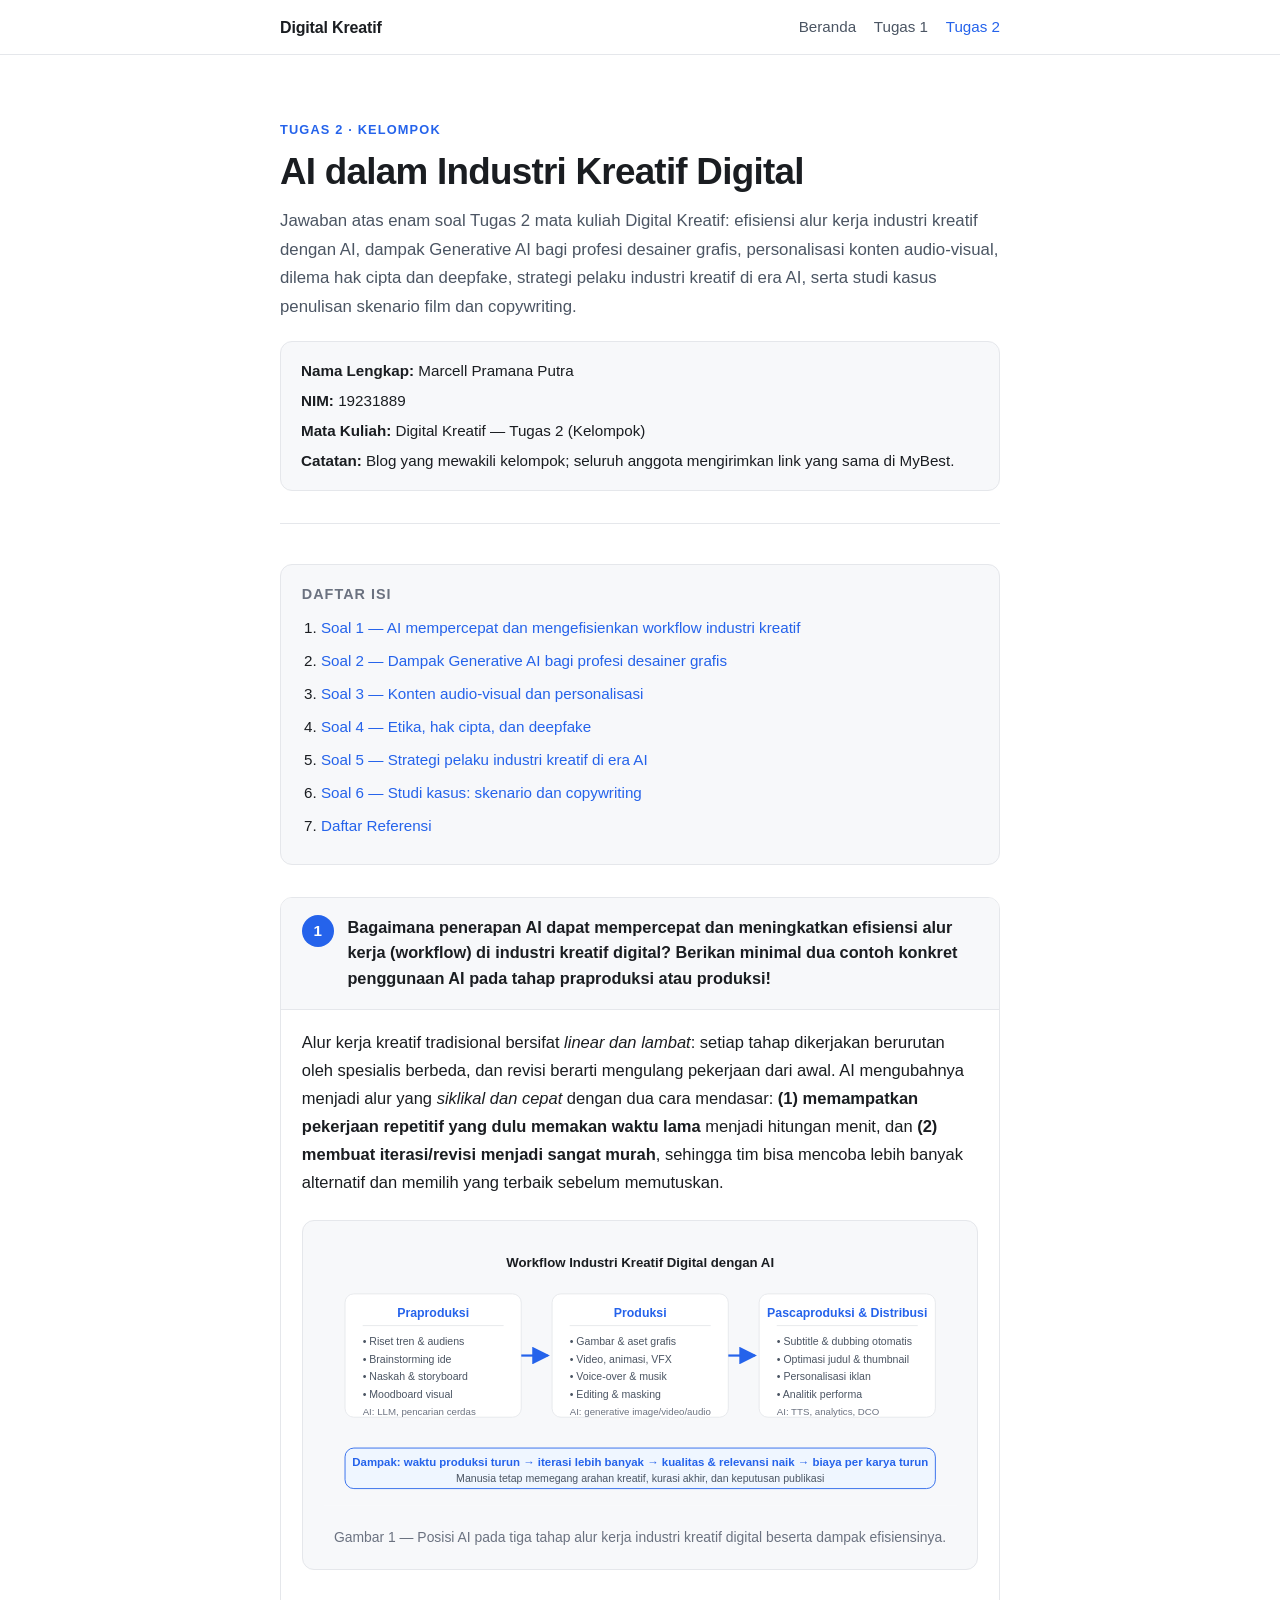
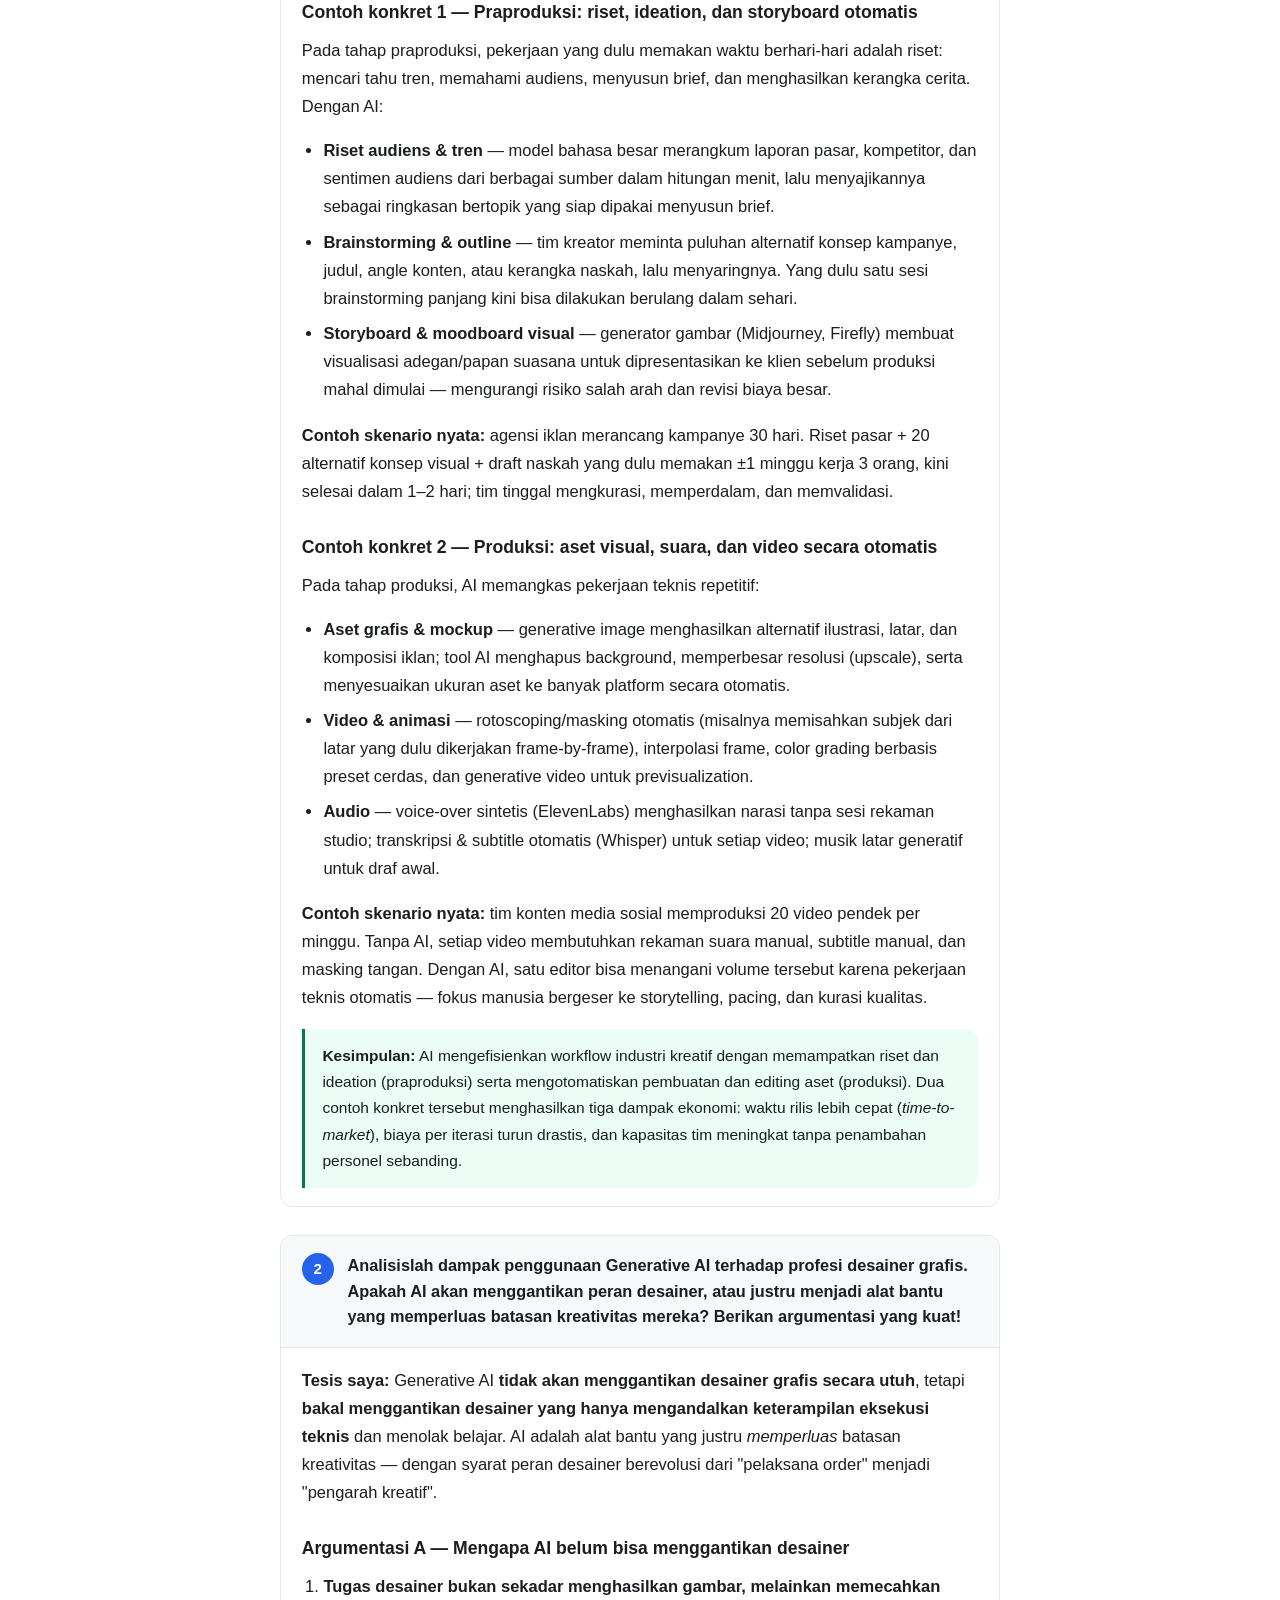
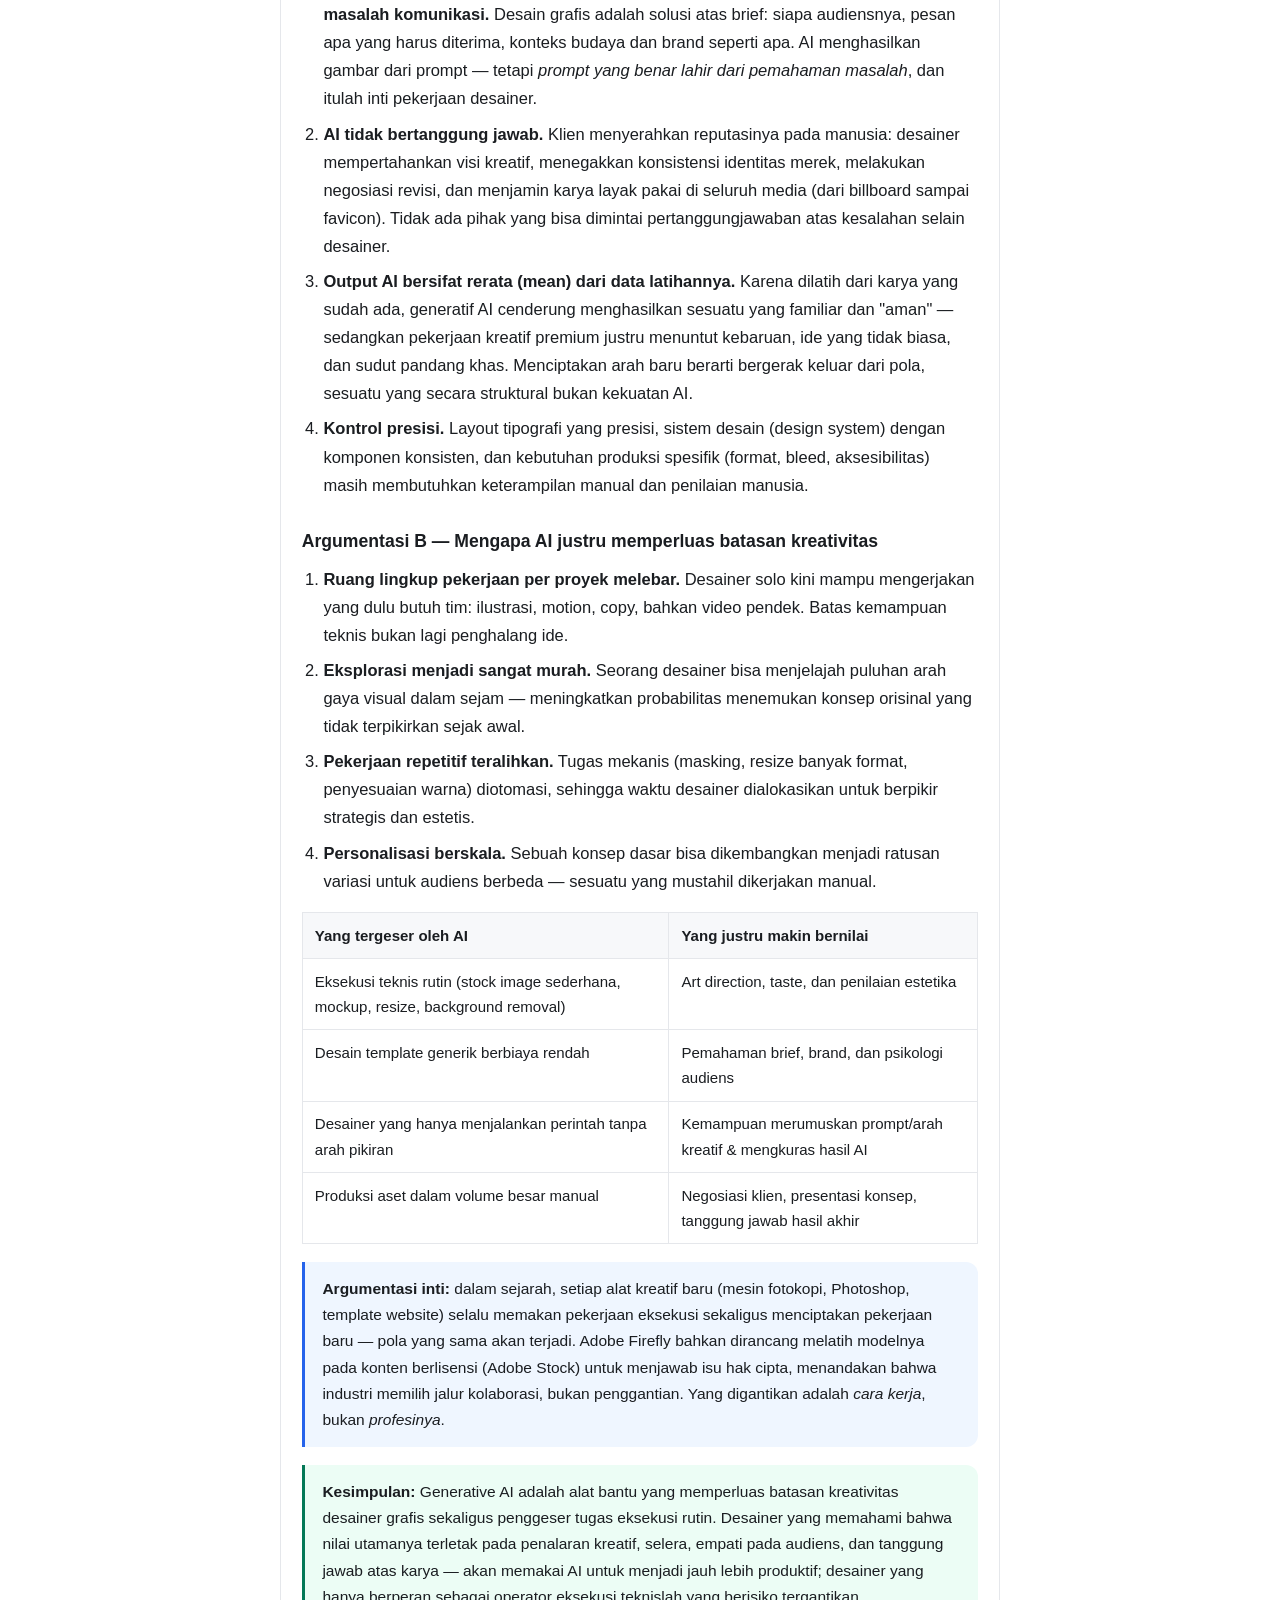
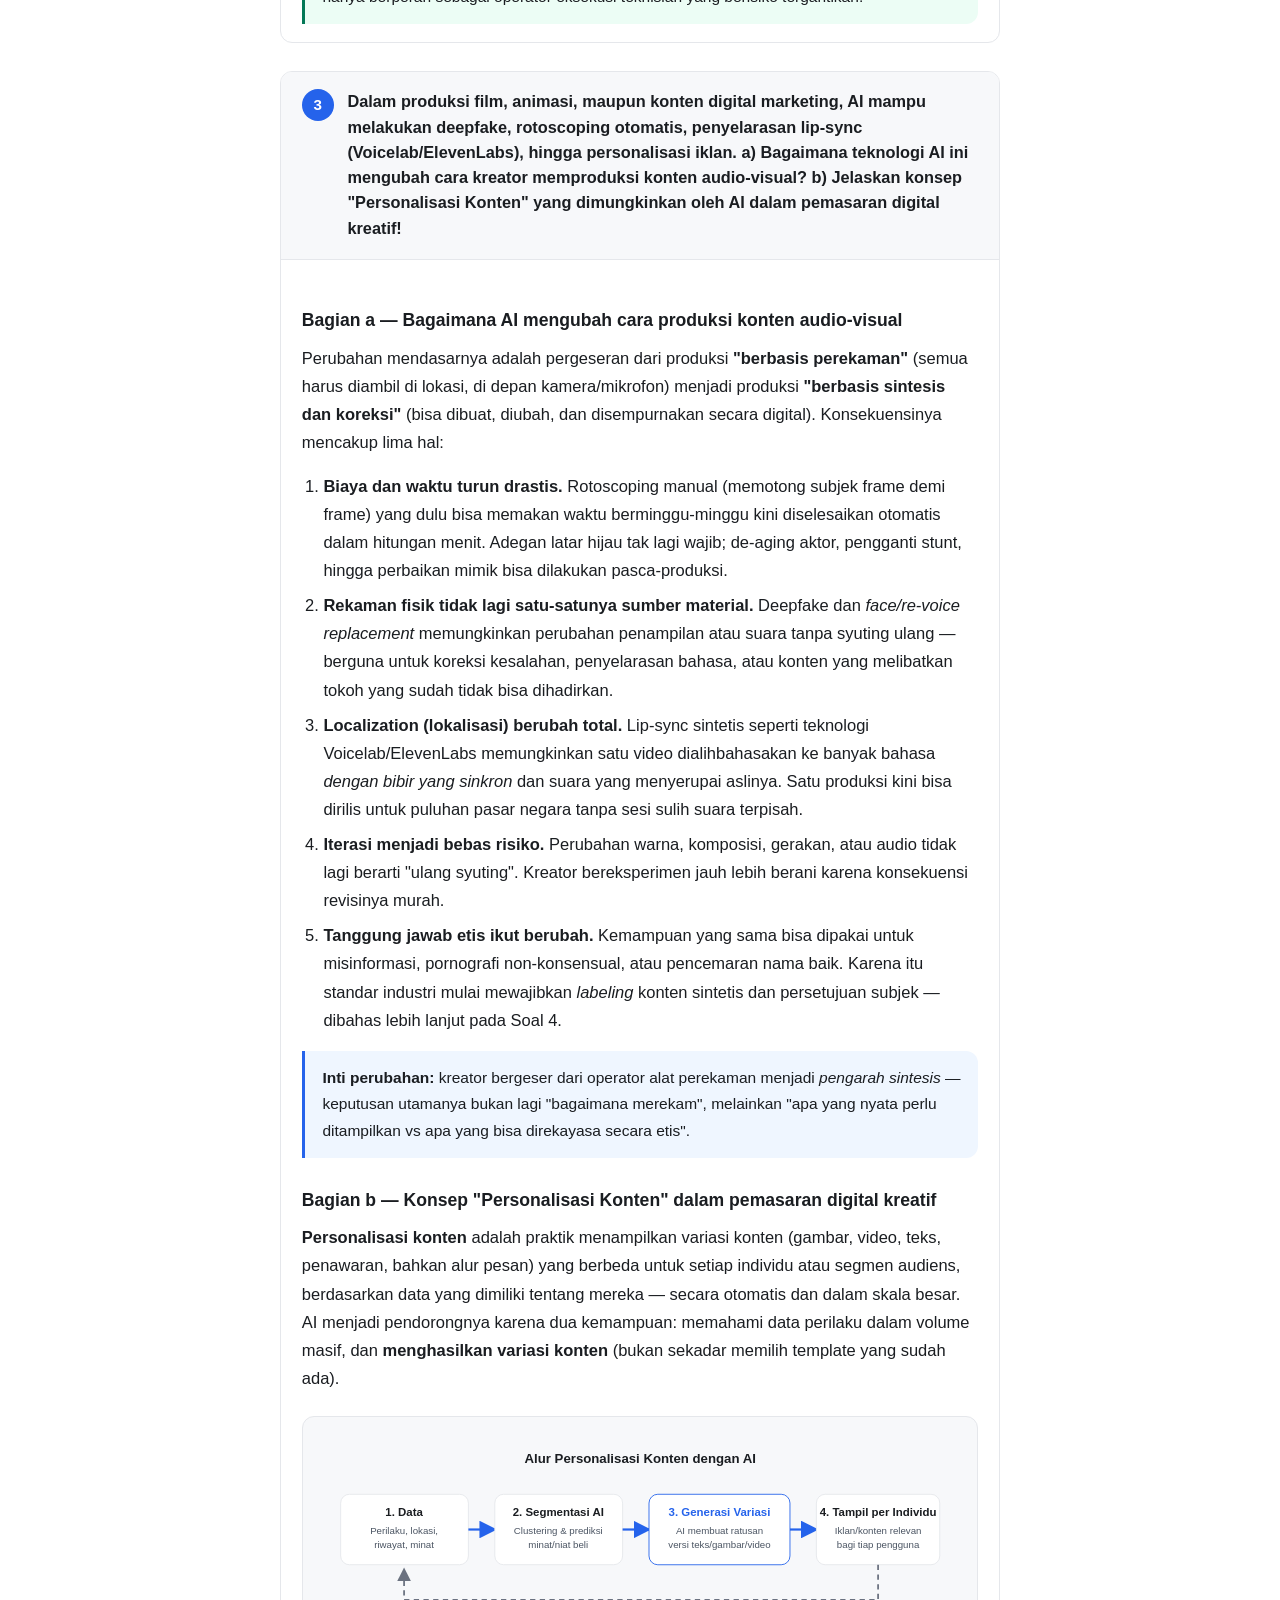
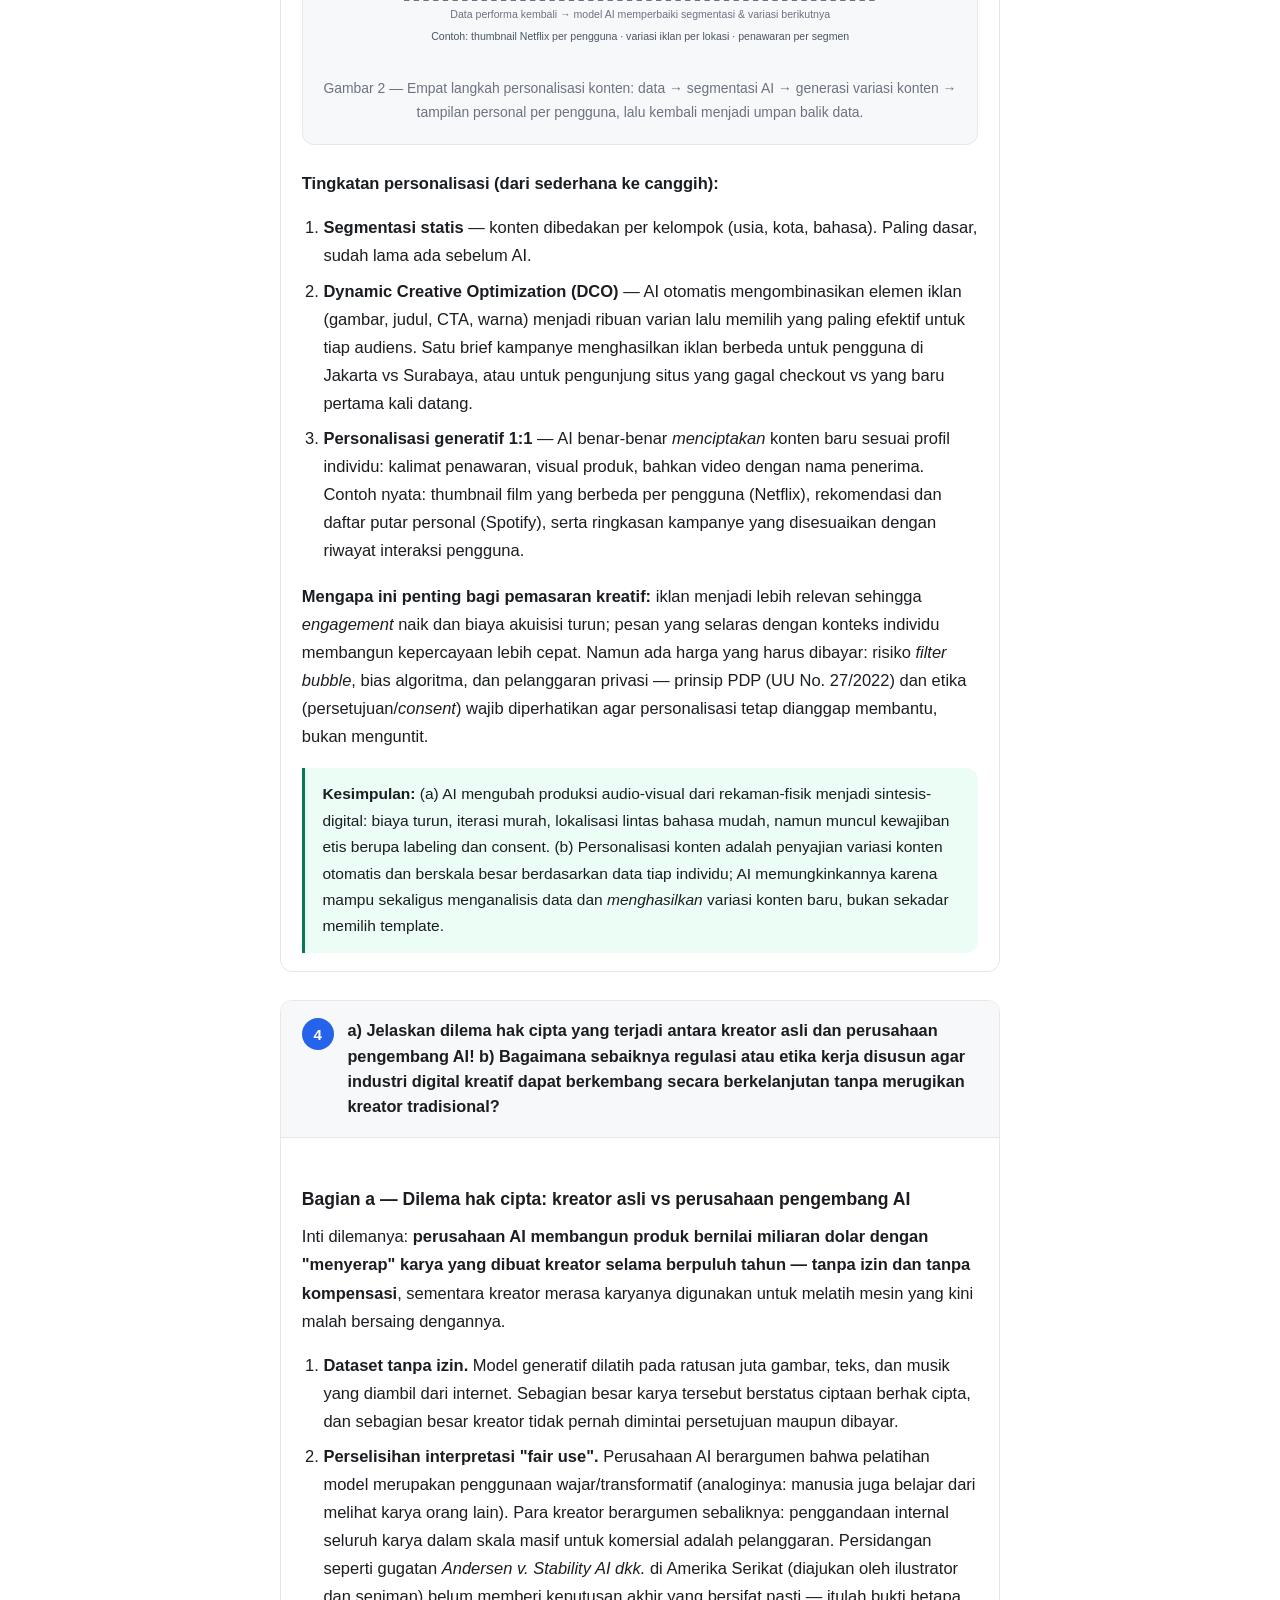
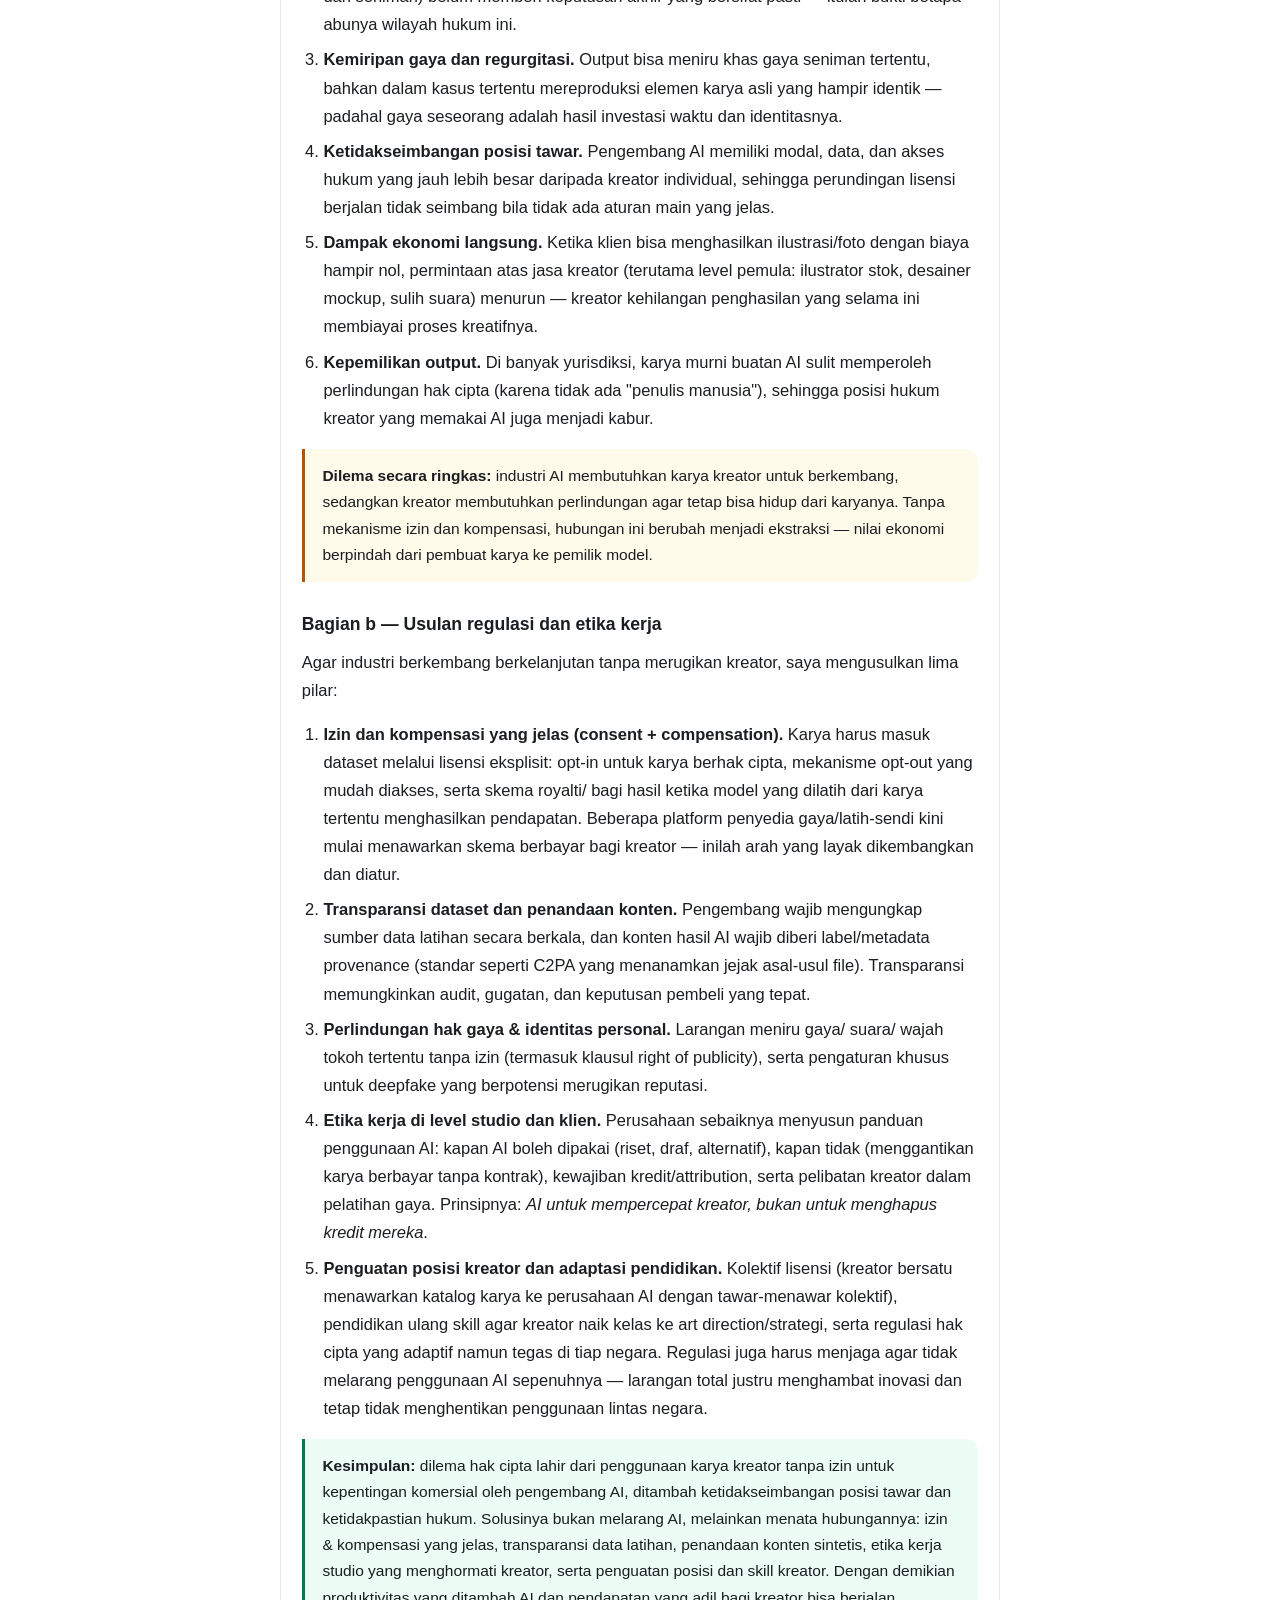
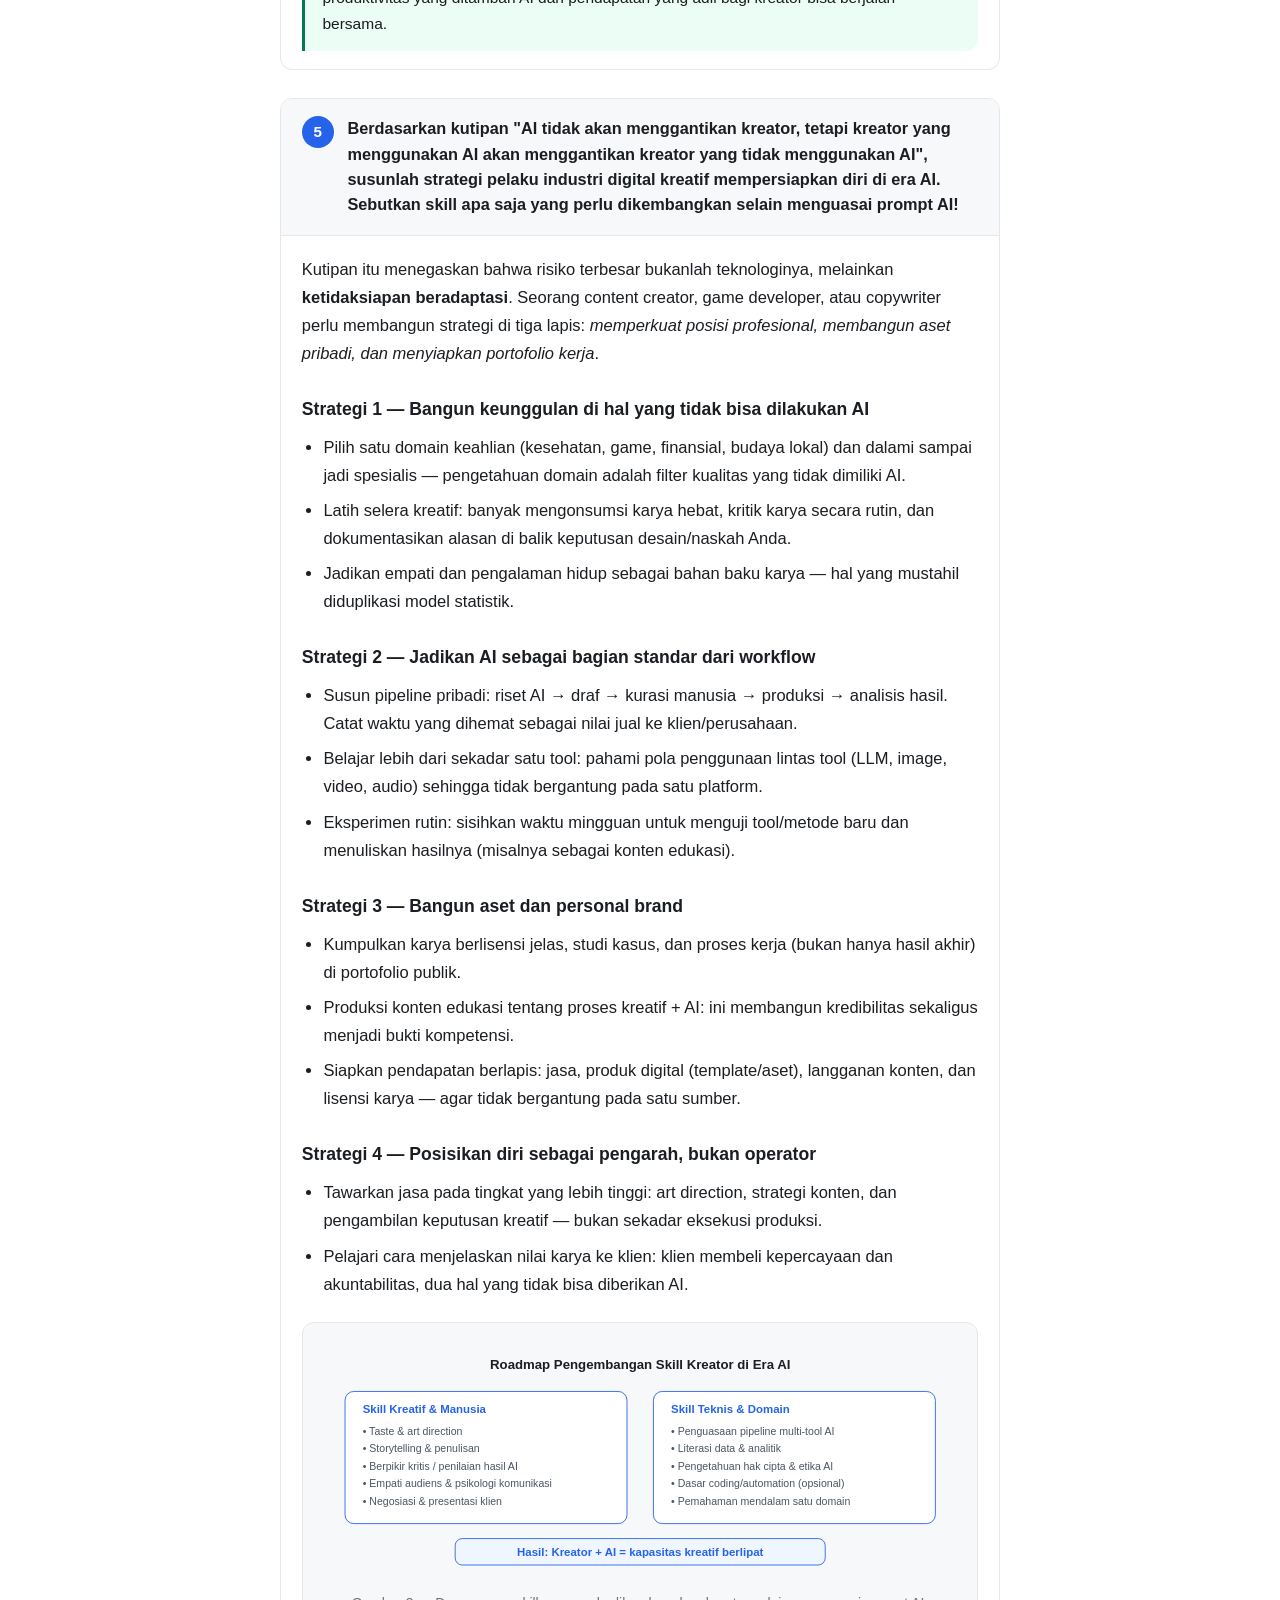
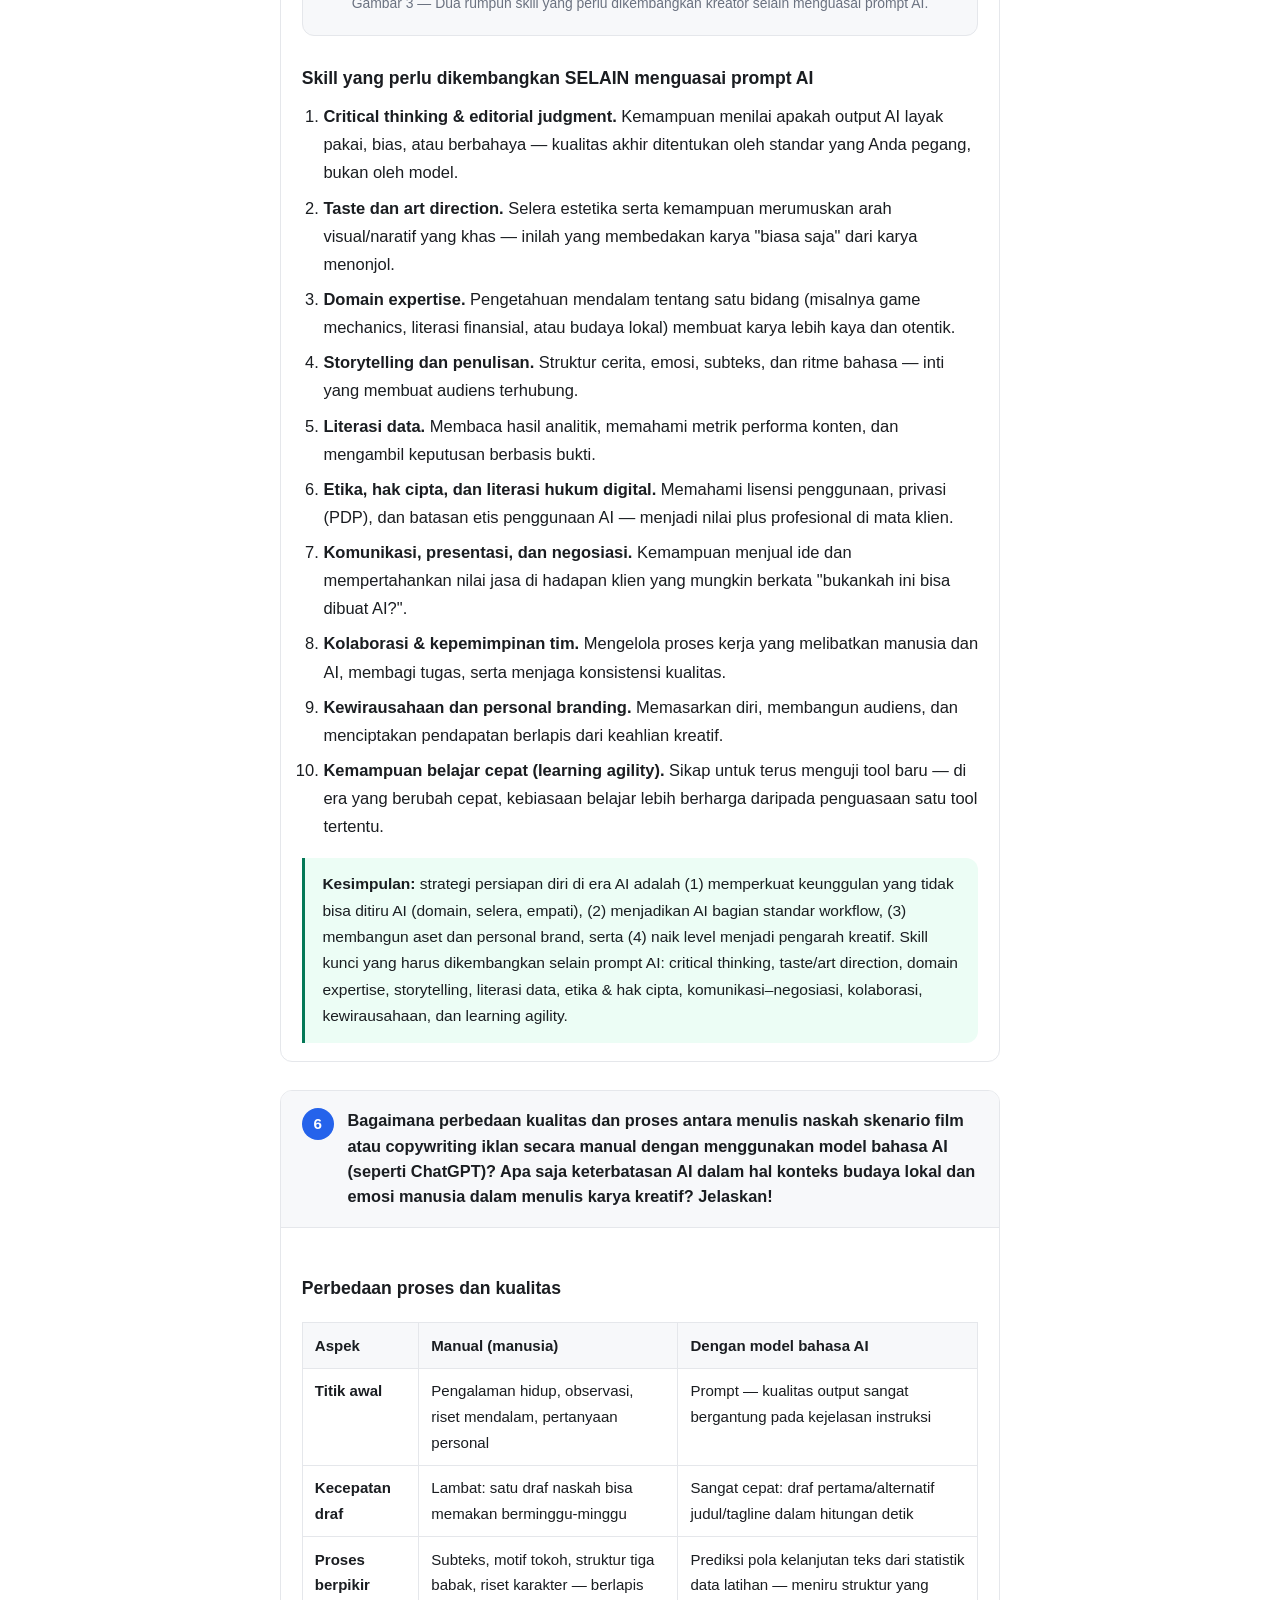
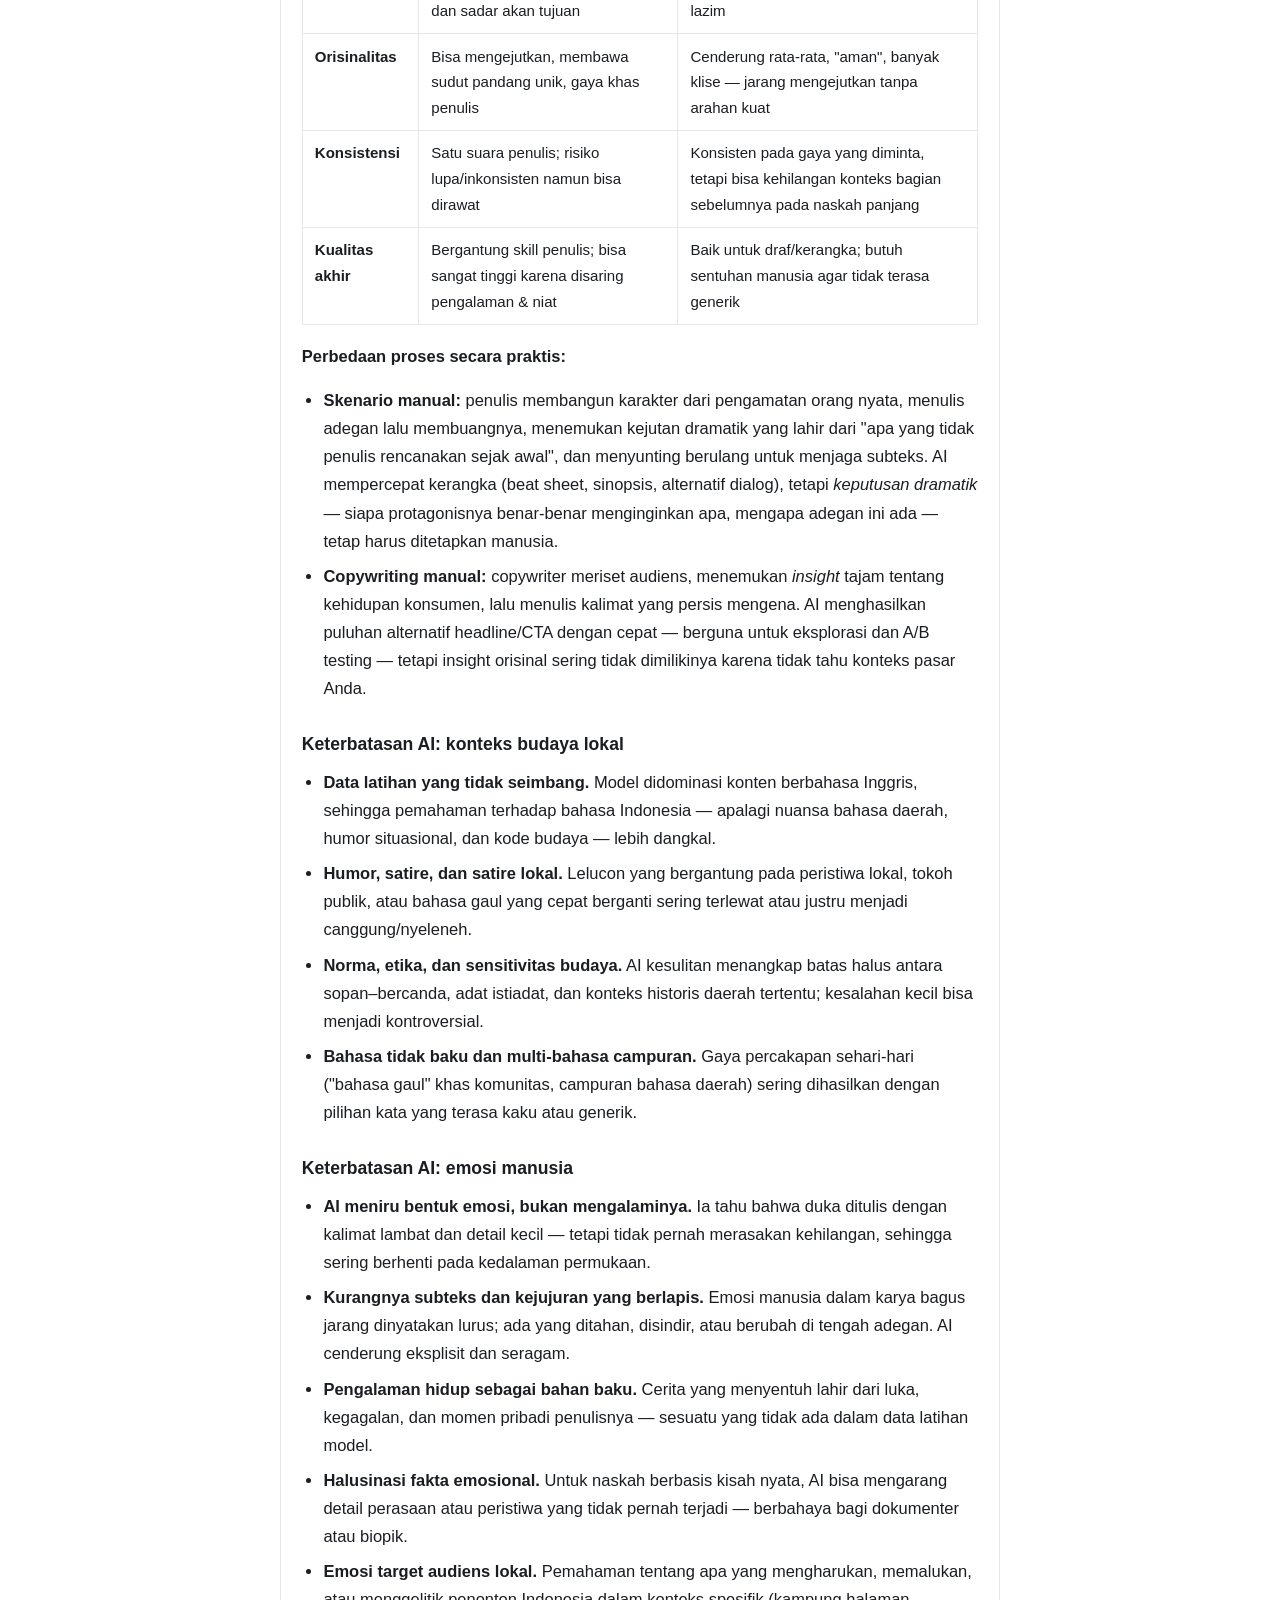
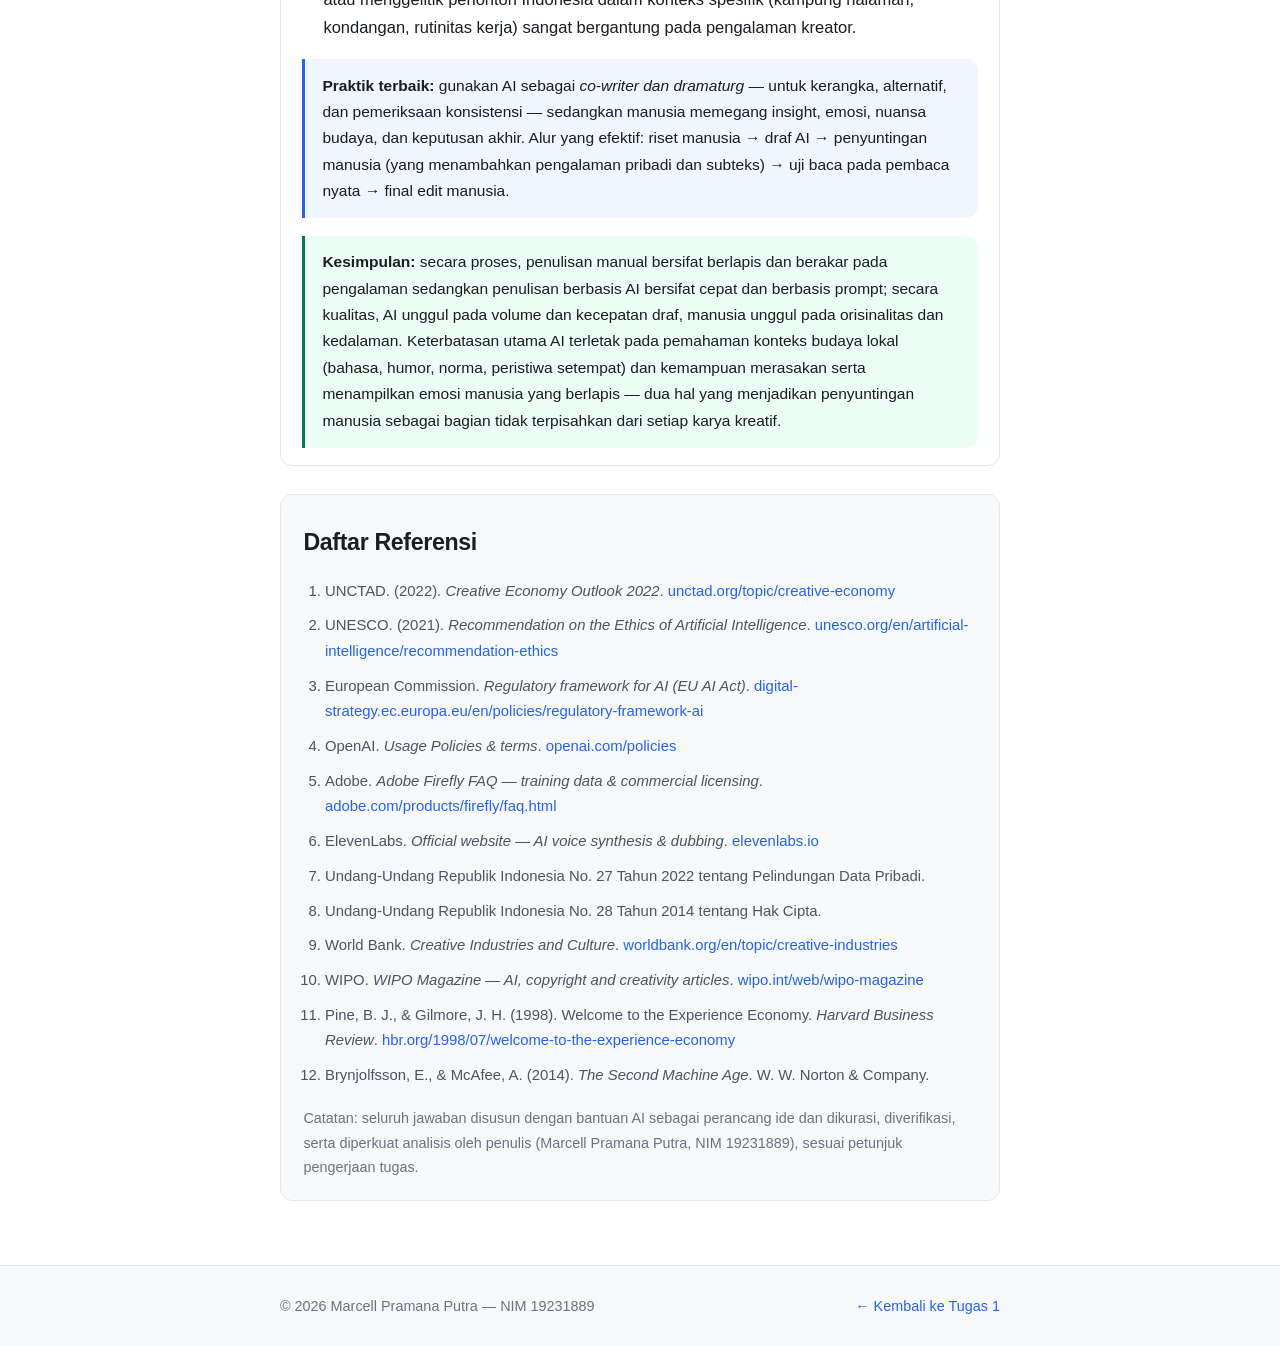
<file: tugas2.html>
<!DOCTYPE html>
<html lang="id">
<head>
  <meta charset="UTF-8">
  <meta name="viewport" content="width=device-width, initial-scale=1.0">
  <title>Tugas 2 — Digital Kreatif | Marcell Pramana Putra</title>
  <meta name="description" content="Tugas 2 Digital Kreatif: efisiensi workflow industri kreatif dengan AI, dampak Generative AI bagi desainer grafis, personalisasi konten audio-visual, dilema hak cipta dan deepfake, strategi kreator era AI, serta studi kasus skenario dan copywriting.">
  <link rel="stylesheet" href="css/style.css">
</head>
<body>

  <header class="site-header">
    <nav class="nav">
      <a class="brand" href="index.html">Digital Kreatif</a>
      <div class="nav-links">
        <a href="index.html">Beranda</a>
        <a href="tugas1.html">Tugas 1</a>
        <a href="tugas2.html" class="active">Tugas 2</a>
      </div>
    </nav>
  </header>

  <main>
    <section class="hero">
      <p class="eyebrow">Tugas 2 · Kelompok</p>
      <h1>AI dalam Industri Kreatif Digital</h1>
      <p class="lead">
        Jawaban atas enam soal Tugas 2 mata kuliah Digital Kreatif: efisiensi
        alur kerja industri kreatif dengan AI, dampak Generative AI bagi profesi
        desainer grafis, personalisasi konten audio-visual, dilema hak cipta dan
        deepfake, strategi pelaku industri kreatif di era AI, serta studi kasus
        penulisan skenario film dan copywriting.
      </p>
      <div class="identity">
        <span><strong>Nama Lengkap:</strong> Marcell Pramana Putra</span>
        <span><strong>NIM:</strong> 19231889</span>
        <span><strong>Mata Kuliah:</strong> Digital Kreatif — Tugas 2 (Kelompok)</span>
        <span><strong>Catatan:</strong> Blog yang mewakili kelompok; seluruh anggota mengirimkan link yang sama di MyBest.</span>
      </div>
    </section>

    <nav class="toc">
      <strong>Daftar Isi</strong>
      <ol>
        <li><a href="#soal1">Soal 1 — AI mempercepat dan mengefisienkan workflow industri kreatif</a></li>
        <li><a href="#soal2">Soal 2 — Dampak Generative AI bagi profesi desainer grafis</a></li>
        <li><a href="#soal3">Soal 3 — Konten audio-visual dan personalisasi</a></li>
        <li><a href="#soal4">Soal 4 — Etika, hak cipta, dan deepfake</a></li>
        <li><a href="#soal5">Soal 5 — Strategi pelaku industri kreatif di era AI</a></li>
        <li><a href="#soal6">Soal 6 — Studi kasus: skenario dan copywriting</a></li>
        <li><a href="#referensi">Daftar Referensi</a></li>
      </ol>
    </nav>

    <!-- ================= SOAL 1 ================= -->
    <article class="question" id="soal1">
      <div class="question-head">
        <span class="badge">1</span>
        <span class="soal">Bagaimana penerapan AI dapat mempercepat dan meningkatkan efisiensi alur kerja (workflow) di industri kreatif digital? Berikan minimal dua contoh konkret penggunaan AI pada tahap praproduksi atau produksi!</span>
      </div>
      <div class="question-body">
        <p>
          Alur kerja kreatif tradisional bersifat <em>linear dan
          lambat</em>: setiap tahap dikerjakan berurutan oleh spesialis
          berbeda, dan revisi berarti mengulang pekerjaan dari awal. AI
          mengubahnya menjadi alur yang <em>siklikal dan cepat</em> dengan dua
          cara mendasar: <strong>(1) memampatkan pekerjaan repetitif yang
          dulu memakan waktu lama</strong> menjadi hitungan menit, dan
          <strong>(2) membuat iterasi/revisi menjadi sangat murah</strong>,
          sehingga tim bisa mencoba lebih banyak alternatif dan memilih yang
          terbaik sebelum memutuskan.
        </p>

        <figure class="diagram">
          <svg viewBox="0 0 720 300" role="img" aria-label="Diagram alur kerja industri kreatif dengan AI pada tiap tahap" xmlns="http://www.w3.org/2000/svg" font-family="Segoe UI, Arial, sans-serif">
            <rect x="0" y="0" width="720" height="300" fill="#f7f8fa"/>
            <text x="360" y="30" text-anchor="middle" font-size="15" font-weight="700" fill="#1a1d21">Workflow Industri Kreatif Digital dengan AI</text>

            <rect x="25" y="60" width="200" height="140" rx="10" fill="#ffffff" stroke="#e5e7eb"/>
            <text x="125" y="86" text-anchor="middle" font-size="14" font-weight="700" fill="#2563eb">Praproduksi</text>
            <line x1="45" y1="96" x2="205" y2="96" stroke="#e5e7eb"/>
            <text x="45" y="118" font-size="12" fill="#4b5563">• Riset tren &amp; audiens</text>
            <text x="45" y="138" font-size="12" fill="#4b5563">• Brainstorming ide</text>
            <text x="45" y="158" font-size="12" fill="#4b5563">• Naskah &amp; storyboard</text>
            <text x="45" y="178" font-size="12" fill="#4b5563">• Moodboard visual</text>
            <text x="45" y="198" font-size="11" fill="#6b7280">AI: LLM, pencarian cerdas</text>

            <rect x="260" y="60" width="200" height="140" rx="10" fill="#ffffff" stroke="#e5e7eb"/>
            <text x="360" y="86" text-anchor="middle" font-size="14" font-weight="700" fill="#2563eb">Produksi</text>
            <line x1="280" y1="96" x2="440" y2="96" stroke="#e5e7eb"/>
            <text x="280" y="118" font-size="12" fill="#4b5563">• Gambar &amp; aset grafis</text>
            <text x="280" y="138" font-size="12" fill="#4b5563">• Video, animasi, VFX</text>
            <text x="280" y="158" font-size="12" fill="#4b5563">• Voice-over &amp; musik</text>
            <text x="280" y="178" font-size="12" fill="#4b5563">• Editing &amp; masking</text>
            <text x="280" y="198" font-size="11" fill="#6b7280">AI: generative image/video/audio</text>

            <rect x="495" y="60" width="200" height="140" rx="10" fill="#ffffff" stroke="#e5e7eb"/>
            <text x="595" y="86" text-anchor="middle" font-size="14" font-weight="700" fill="#2563eb">Pascaproduksi &amp; Distribusi</text>
            <line x1="515" y1="96" x2="675" y2="96" stroke="#e5e7eb"/>
            <text x="515" y="118" font-size="12" fill="#4b5563">• Subtitle &amp; dubbing otomatis</text>
            <text x="515" y="138" font-size="12" fill="#4b5563">• Optimasi judul &amp; thumbnail</text>
            <text x="515" y="158" font-size="12" fill="#4b5563">• Personalisasi iklan</text>
            <text x="515" y="178" font-size="12" fill="#4b5563">• Analitik performa</text>
            <text x="515" y="198" font-size="11" fill="#6b7280">AI: TTS, analytics, DCO</text>

            <path d="M225 130 H255" stroke="#2563eb" stroke-width="2.5" marker-end="url(#t1)"/>
            <path d="M460 130 H490" stroke="#2563eb" stroke-width="2.5" marker-end="url(#t1)"/>

            <rect x="25" y="235" width="670" height="46" rx="10" fill="#eff6ff" stroke="#2563eb"/>
            <text x="360" y="255" text-anchor="middle" font-size="13" font-weight="700" fill="#2563eb">Dampak: waktu produksi turun → iterasi lebih banyak → kualitas &amp; relevansi naik → biaya per karya turun</text>
            <text x="360" y="273" text-anchor="middle" font-size="12" fill="#4b5563">Manusia tetap memegang arahan kreatif, kurasi akhir, dan keputusan publikasi</text>

            <defs>
              <marker id="t1" markerWidth="8" markerHeight="8" refX="7" refY="4" orient="auto">
                <path d="M0 0 L8 4 L0 8 z" fill="#2563eb"/>
              </marker>
            </defs>
          </svg>
          <figcaption>Gambar 1 — Posisi AI pada tiga tahap alur kerja industri kreatif digital beserta dampak efisiensinya.</figcaption>
        </figure>

        <h3>Contoh konkret 1 — Praproduksi: riset, ideation, dan storyboard otomatis</h3>
        <p>
          Pada tahap praproduksi, pekerjaan yang dulu memakan waktu berhari-hari
          adalah riset: mencari tahu tren, memahami audiens, menyusun brief, dan
          menghasilkan kerangka cerita. Dengan AI:
        </p>
        <ul>
          <li>
            <strong>Riset audiens &amp; tren</strong> — model bahasa besar
            merangkum laporan pasar, kompetitor, dan sentimen audiens dari
            berbagai sumber dalam hitungan menit, lalu menyajikannya sebagai
            ringkasan bertopik yang siap dipakai menyusun brief.
          </li>
          <li>
            <strong>Brainstorming &amp; outline</strong> — tim kreator
            meminta puluhan alternatif konsep kampanye, judul, angle konten,
            atau kerangka naskah, lalu menyaringnya. Yang dulu satu sesi
            brainstorming panjang kini bisa dilakukan berulang dalam sehari.
          </li>
          <li>
            <strong>Storyboard &amp; moodboard visual</strong> — generator
            gambar (Midjourney, Firefly) membuat visualisasi adegan/papan suasana
            untuk dipresentasikan ke klien sebelum produksi mahal dimulai —
            mengurangi risiko salah arah dan revisi biaya besar.
          </li>
        </ul>
        <p>
          <strong>Contoh skenario nyata:</strong> agensi iklan merancang
          kampanye 30 hari. Riset pasar + 20 alternatif konsep visual + draft
          naskah yang dulu memakan ±1 minggu kerja 3 orang, kini selesai dalam
          1–2 hari; tim tinggal mengkurasi, memperdalam, dan memvalidasi.
        </p>

        <h3>Contoh konkret 2 — Produksi: aset visual, suara, dan video secara otomatis</h3>
        <p>
          Pada tahap produksi, AI memangkas pekerjaan teknis repetitif:
        </p>
        <ul>
          <li>
            <strong>Aset grafis &amp; mockup</strong> — generative image
            menghasilkan alternatif ilustrasi, latar, dan komposisi iklan;
            tool AI menghapus background, memperbesar resolusi (upscale), serta
            menyesuaikan ukuran aset ke banyak platform secara otomatis.
          </li>
          <li>
            <strong>Video &amp; animasi</strong> — rotoscoping/masking
            otomatis (misalnya memisahkan subjek dari latar yang dulu dikerjakan
            frame-by-frame), interpolasi frame, color grading berbasis preset
            cerdas, dan generative video untuk previsualization.
          </li>
          <li>
            <strong>Audio</strong> — voice-over sintetis (ElevenLabs)
            menghasilkan narasi tanpa sesi rekaman studio; transkripsi &
            subtitle otomatis (Whisper) untuk setiap video; musik latar
            generatif untuk draf awal.
          </li>
        </ul>
        <p>
          <strong>Contoh skenario nyata:</strong> tim konten media sosial
          memproduksi 20 video pendek per minggu. Tanpa AI, setiap video
          membutuhkan rekaman suara manual, subtitle manual, dan masking tangan.
          Dengan AI, satu editor bisa menangani volume tersebut karena
          pekerjaan teknis otomatis — fokus manusia bergeser ke storytelling,
          pacing, dan kurasi kualitas.
        </p>

        <div class="callout good">
          <p><strong>Kesimpulan:</strong> AI mengefisienkan workflow industri kreatif dengan memampatkan riset dan ideation (praproduksi) serta mengotomatiskan pembuatan dan editing aset (produksi). Dua contoh konkret tersebut menghasilkan tiga dampak ekonomi: waktu rilis lebih cepat (<em>time-to-market</em>), biaya per iterasi turun drastis, dan kapasitas tim meningkat tanpa penambahan personel sebanding.</p>
        </div>
      </div>
    </article>

    <!-- ================= SOAL 2 ================= -->
    <article class="question" id="soal2">
      <div class="question-head">
        <span class="badge">2</span>
        <span class="soal">Analisislah dampak penggunaan Generative AI terhadap profesi desainer grafis. Apakah AI akan menggantikan peran desainer, atau justru menjadi alat bantu yang memperluas batasan kreativitas mereka? Berikan argumentasi yang kuat!</span>
      </div>
      <div class="question-body">
        <p>
          <strong>Tesis saya:</strong> Generative AI <strong>tidak akan
          menggantikan desainer grafis secara utuh</strong>, tetapi
          <strong>bakal menggantikan desainer yang hanya mengandalkan keterampilan
          eksekusi teknis</strong> dan menolak belajar. AI adalah alat bantu
          yang justru <em>memperluas</em> batasan kreativitas — dengan syarat
          peran desainer berevolusi dari "pelaksana order" menjadi
          "pengarah kreatif".
        </p>

        <h3>Argumentasi A — Mengapa AI belum bisa menggantikan desainer</h3>
        <ol>
          <li>
            <strong>Tugas desainer bukan sekadar menghasilkan gambar, melainkan
            memecahkan masalah komunikasi.</strong>
            Desain grafis adalah solusi atas brief: siapa audiensnya, pesan apa
            yang harus diterima, konteks budaya dan brand seperti apa. AI
            menghasilkan gambar dari prompt — tetapi <em>prompt yang benar
            lahir dari pemahaman masalah</em>, dan itulah inti pekerjaan
            desainer.
          </li>
          <li>
            <strong>AI tidak bertanggung jawab.</strong>
            Klien menyerahkan reputasinya pada manusia: desainer mempertahankan
            visi kreatif, menegakkan konsistensi identitas merek, melakukan
            negosiasi revisi, dan menjamin karya layak pakai di seluruh media
            (dari billboard sampai favicon). Tidak ada pihak yang bisa dimintai
            pertanggungjawaban atas kesalahan selain desainer.
          </li>
          <li>
            <strong>Output AI bersifat rerata (mean) dari data latihannya.</strong>
            Karena dilatih dari karya yang sudah ada, generatif AI cenderung
            menghasilkan sesuatu yang familiar dan "aman" — sedangkan pekerjaan
            kreatif premium justru menuntut kebaruan, ide yang tidak biasa, dan
            sudut pandang khas. Menciptakan arah baru berarti bergerak keluar
            dari pola, sesuatu yang secara struktural bukan kekuatan AI.
          </li>
          <li>
            <strong>Kontrol presisi.</strong>
            Layout tipografi yang presisi, sistem desain (design system) dengan
            komponen konsisten, dan kebutuhan produksi spesifik (format, bleed,
            aksesibilitas) masih membutuhkan keterampilan manual dan penilaian
            manusia.
          </li>
        </ol>

        <h3>Argumentasi B — Mengapa AI justru memperluas batasan kreativitas</h3>
        <ol>
          <li>
            <strong>Ruang lingkup pekerjaan per proyek melebar.</strong>
            Desainer solo kini mampu mengerjakan yang dulu butuh tim: ilustrasi,
            motion, copy, bahkan video pendek. Batas kemampuan teknis bukan lagi
            penghalang ide.
          </li>
          <li>
            <strong>Eksplorasi menjadi sangat murah.</strong>
            Seorang desainer bisa menjelajah puluhan arah gaya visual dalam
            sejam — meningkatkan probabilitas menemukan konsep orisinal yang
            tidak terpikirkan sejak awal.
          </li>
          <li>
            <strong>Pekerjaan repetitif teralihkan.</strong>
            Tugas mekanis (masking, resize banyak format, penyesuaian warna)
            diotomasi, sehingga waktu desainer dialokasikan untuk berpikir
            strategis dan estetis.
          </li>
          <li>
            <strong>Personalisasi berskala.</strong>
            Sebuah konsep dasar bisa dikembangkan menjadi ratusan variasi untuk
            audiens berbeda — sesuatu yang mustahil dikerjakan manual.
          </li>
        </ol>

        <div class="table-wrap">
          <table>
            <thead>
              <tr>
                <th>Yang tergeser oleh AI</th>
                <th>Yang justru makin bernilai</th>
              </tr>
            </thead>
            <tbody>
              <tr>
                <td>Eksekusi teknis rutin (stock image sederhana, mockup, resize, background removal)</td>
                <td>Art direction, taste, dan penilaian estetika</td>
              </tr>
              <tr>
                <td>Desain template generik berbiaya rendah</td>
                <td>Pemahaman brief, brand, dan psikologi audiens</td>
              </tr>
              <tr>
                <td>Desainer yang hanya menjalankan perintah tanpa arah pikiran</td>
                <td>Kemampuan merumuskan prompt/arah kreatif &amp; mengkuras hasil AI</td>
              </tr>
              <tr>
                <td>Produksi aset dalam volume besar manual</td>
                <td>Negosiasi klien, presentasi konsep, tanggung jawab hasil akhir</td>
              </tr>
            </tbody>
          </table>
        </div>

        <div class="callout">
          <p><strong>Argumentasi inti:</strong> dalam sejarah, setiap alat kreatif baru (mesin fotokopi, Photoshop, template website) selalu memakan pekerjaan eksekusi sekaligus menciptakan pekerjaan baru — pola yang sama akan terjadi. Adobe Firefly bahkan dirancang melatih modelnya pada konten berlisensi (Adobe Stock) untuk menjawab isu hak cipta, menandakan bahwa industri memilih jalur kolaborasi, bukan penggantian. Yang digantikan adalah <em>cara kerja</em>, bukan <em>profesinya</em>.</p>
        </div>

        <div class="callout good">
          <p><strong>Kesimpulan:</strong> Generative AI adalah alat bantu yang memperluas batasan kreativitas desainer grafis sekaligus penggeser tugas eksekusi rutin. Desainer yang memahami bahwa nilai utamanya terletak pada penalaran kreatif, selera, empati pada audiens, dan tanggung jawab atas karya — akan memakai AI untuk menjadi jauh lebih produktif; desainer yang hanya berperan sebagai operator eksekusi teknislah yang berisiko tergantikan.</p>
        </div>
      </div>
    </article>

    <!-- ================= SOAL 3 ================= -->
    <article class="question" id="soal3">
      <div class="question-head">
        <span class="badge">3</span>
        <span class="soal">Dalam produksi film, animasi, maupun konten digital marketing, AI mampu melakukan deepfake, rotoscoping otomatis, penyelarasan lip-sync (Voicelab/ElevenLabs), hingga personalisasi iklan. a) Bagaimana teknologi AI ini mengubah cara kreator memproduksi konten audio-visual? b) Jelaskan konsep "Personalisasi Konten" yang dimungkinkan oleh AI dalam pemasaran digital kreatif!</span>
      </div>
      <div class="question-body">
        <h3>Bagian a — Bagaimana AI mengubah cara produksi konten audio-visual</h3>
        <p>
          Perubahan mendasarnya adalah pergeseran dari produksi
          <strong>"berbasis perekaman"</strong> (semua harus diambil di lokasi,
          di depan kamera/mikrofon) menjadi produksi
          <strong>"berbasis sintesis dan koreksi"</strong> (bisa dibuat,
          diubah, dan disempurnakan secara digital). Konsekuensinya mencakup
          lima hal:
        </p>
        <ol>
          <li>
            <strong>Biaya dan waktu turun drastis.</strong>
            Rotoscoping manual (memotong subjek frame demi frame) yang dulu
            bisa memakan waktu berminggu-minggu kini diselesaikan otomatis
            dalam hitungan menit. Adegan latar hijau tak lagi wajib; de-aging
            aktor, pengganti stunt, hingga perbaikan mimik bisa dilakukan
            pasca-produksi.
          </li>
          <li>
            <strong>Rekaman fisik tidak lagi satu-satunya sumber material.</strong>
            Deepfake dan <em>face/re-voice replacement</em> memungkinkan
            perubahan penampilan atau suara tanpa syuting ulang — berguna untuk
            koreksi kesalahan, penyelarasan bahasa, atau konten yang melibatkan
            tokoh yang sudah tidak bisa dihadirkan.
          </li>
          <li>
            <strong>Localization (lokalisasi) berubah total.</strong>
            Lip-sync sintetis seperti teknologi Voicelab/ElevenLabs memungkinkan
            satu video dialihbahasakan ke banyak bahasa <em>dengan bibir yang
            sinkron</em> dan suara yang menyerupai aslinya. Satu produksi kini
            bisa dirilis untuk puluhan pasar negara tanpa sesi sulih suara
            terpisah.
          </li>
          <li>
            <strong>Iterasi menjadi bebas risiko.</strong>
            Perubahan warna, komposisi, gerakan, atau audio tidak lagi berarti
            "ulang syuting". Kreator bereksperimen jauh lebih berani karena
            konsekuensi revisinya murah.
          </li>
          <li>
            <strong>Tanggung jawab etis ikut berubah.</strong>
            Kemampuan yang sama bisa dipakai untuk misinformasi, pornografi
            non-konsensual, atau pencemaran nama baik. Karena itu standar
            industri mulai mewajibkan <em>labeling</em> konten sintetis dan
            persetujuan subjek — dibahas lebih lanjut pada Soal 4.
          </li>
        </ol>

        <div class="callout">
          <p><strong>Inti perubahan:</strong> kreator bergeser dari operator alat perekaman menjadi <em>pengarah sintesis</em> — keputusan utamanya bukan lagi "bagaimana merekam", melainkan "apa yang nyata perlu ditampilkan vs apa yang bisa direkayasa secara etis".</p>
        </div>

        <h3>Bagian b — Konsep "Personalisasi Konten" dalam pemasaran digital kreatif</h3>
        <p>
          <strong>Personalisasi konten</strong> adalah praktik menampilkan
          variasi konten (gambar, video, teks, penawaran, bahkan alur pesan)
          yang berbeda untuk setiap individu atau segmen audiens, berdasarkan
          data yang dimiliki tentang mereka — secara otomatis dan dalam skala
          besar. AI menjadi pendorongnya karena dua kemampuan: memahami data
          perilaku dalam volume masif, dan <strong>menghasilkan variasi
          konten</strong> (bukan sekadar memilih template yang sudah ada).
        </p>

        <figure class="diagram">
          <svg viewBox="0 0 720 250" role="img" aria-label="Diagram alur personalisasi konten dengan AI" xmlns="http://www.w3.org/2000/svg" font-family="Segoe UI, Arial, sans-serif">
            <rect x="0" y="0" width="720" height="250" fill="#f7f8fa"/>
            <text x="360" y="30" text-anchor="middle" font-size="15" font-weight="700" fill="#1a1d21">Alur Personalisasi Konten dengan AI</text>

            <rect x="20" y="65" width="145" height="80" rx="10" fill="#ffffff" stroke="#e5e7eb"/>
            <text x="92" y="90" text-anchor="middle" font-size="13" font-weight="700" fill="#1a1d21">1. Data</text>
            <text x="92" y="110" text-anchor="middle" font-size="11" fill="#4b5563">Perilaku, lokasi,</text>
            <text x="92" y="126" text-anchor="middle" font-size="11" fill="#4b5563">riwayat, minat</text>

            <path d="M165 105 H195" stroke="#2563eb" stroke-width="2.5" marker-end="url(#p1)"/>

            <rect x="195" y="65" width="145" height="80" rx="10" fill="#ffffff" stroke="#e5e7eb"/>
            <text x="267" y="90" text-anchor="middle" font-size="13" font-weight="700" fill="#1a1d21">2. Segmentasi AI</text>
            <text x="267" y="110" text-anchor="middle" font-size="11" fill="#4b5563">Clustering &amp; prediksi</text>
            <text x="267" y="126" text-anchor="middle" font-size="11" fill="#4b5563">minat/niat beli</text>

            <path d="M340 105 H370" stroke="#2563eb" stroke-width="2.5" marker-end="url(#p1)"/>

            <rect x="370" y="65" width="160" height="80" rx="10" fill="#ffffff" stroke="#2563eb"/>
            <text x="450" y="90" text-anchor="middle" font-size="13" font-weight="700" fill="#2563eb">3. Generasi Variasi</text>
            <text x="450" y="110" text-anchor="middle" font-size="11" fill="#4b5563">AI membuat ratusan</text>
            <text x="450" y="126" text-anchor="middle" font-size="11" fill="#4b5563">versi teks/gambar/video</text>

            <path d="M530 105 H560" stroke="#2563eb" stroke-width="2.5" marker-end="url(#p1)"/>

            <rect x="560" y="65" width="140" height="80" rx="10" fill="#ffffff" stroke="#e5e7eb"/>
            <text x="630" y="90" text-anchor="middle" font-size="13" font-weight="700" fill="#1a1d21">4. Tampil per Individu</text>
            <text x="630" y="110" text-anchor="middle" font-size="11" fill="#4b5563">Iklan/konten relevan</text>
            <text x="630" y="126" text-anchor="middle" font-size="11" fill="#4b5563">bagi tiap pengguna</text>

            <path d="M630 145 V185 H92 V150" stroke="#6b7280" stroke-width="2" fill="none" stroke-dasharray="6 5" marker-end="url(#p2)"/>
            <text x="360" y="205" text-anchor="middle" font-size="12" fill="#6b7280">Data performa kembali → model AI memperbaiki segmentasi &amp; variasi berikutnya</text>
            <text x="360" y="230" text-anchor="middle" font-size="12" fill="#4b5563">Contoh: thumbnail Netflix per pengguna · variasi iklan per lokasi · penawaran per segmen</text>

            <defs>
              <marker id="p1" markerWidth="8" markerHeight="8" refX="7" refY="4" orient="auto">
                <path d="M0 0 L8 4 L0 8 z" fill="#2563eb"/>
              </marker>
              <marker id="p2" markerWidth="8" markerHeight="8" refX="7" refY="4" orient="auto">
                <path d="M0 0 L8 4 L0 8 z" fill="#6b7280"/>
              </marker>
            </defs>
          </svg>
          <figcaption>Gambar 2 — Empat langkah personalisasi konten: data → segmentasi AI → generasi variasi konten → tampilan personal per pengguna, lalu kembali menjadi umpan balik data.</figcaption>
        </figure>

        <p><strong>Tingkatan personalisasi (dari sederhana ke canggih):</strong></p>
        <ol>
          <li>
            <strong>Segmentasi statis</strong> — konten dibedakan per kelompok
            (usia, kota, bahasa). Paling dasar, sudah lama ada sebelum AI.
          </li>
          <li>
            <strong>Dynamic Creative Optimization (DCO)</strong> — AI otomatis
            mengombinasikan elemen iklan (gambar, judul, CTA, warna) menjadi
            ribuan varian lalu memilih yang paling efektif untuk tiap audiens.
            Satu brief kampanye menghasilkan iklan berbeda untuk pengguna di
            Jakarta vs Surabaya, atau untuk pengunjung situs yang gagal
            checkout vs yang baru pertama kali datang.
          </li>
          <li>
            <strong>Personalisasi generatif 1:1</strong> — AI benar-benar
            <em>menciptakan</em> konten baru sesuai profil individu: kalimat
            penawaran, visual produk, bahkan video dengan nama penerima. Contoh
            nyata: thumbnail film yang berbeda per pengguna (Netflix), rekomendasi
            dan daftar putar personal (Spotify), serta ringkasan kampanye yang
            disesuaikan dengan riwayat interaksi pengguna.
          </li>
        </ol>
        <p>
          <strong>Mengapa ini penting bagi pemasaran kreatif:</strong> iklan
          menjadi lebih relevan sehingga <em>engagement</em> naik dan biaya
          akuisisi turun; pesan yang selaras dengan konteks individu membangun
          kepercayaan lebih cepat. Namun ada harga yang harus dibayar: risiko
          <em>filter bubble</em>, bias algoritma, dan pelanggaran privasi —
          prinsip PDP (UU No. 27/2022) dan etika (persetujuan/<em>consent</em>) wajib
          diperhatikan agar personalisasi tetap dianggap membantu, bukan
          menguntit.
        </p>

        <div class="callout good">
          <p><strong>Kesimpulan:</strong> (a) AI mengubah produksi audio-visual dari rekaman-fisik menjadi sintesis-digital: biaya turun, iterasi murah, lokalisasi lintas bahasa mudah, namun muncul kewajiban etis berupa labeling dan consent. (b) Personalisasi konten adalah penyajian variasi konten otomatis dan berskala besar berdasarkan data tiap individu; AI memungkinkannya karena mampu sekaligus menganalisis data dan <em>menghasilkan</em> variasi konten baru, bukan sekadar memilih template.</p>
        </div>
      </div>
    </article>

    <!-- ================= SOAL 4 ================= -->
    <article class="question" id="soal4">
      <div class="question-head">
        <span class="badge">4</span>
        <span class="soal">a) Jelaskan dilema hak cipta yang terjadi antara kreator asli dan perusahaan pengembang AI! b) Bagaimana sebaiknya regulasi atau etika kerja disusun agar industri digital kreatif dapat berkembang secara berkelanjutan tanpa merugikan kreator tradisional?</span>
      </div>
      <div class="question-body">
        <h3>Bagian a — Dilema hak cipta: kreator asli vs perusahaan pengembang AI</h3>
        <p>
          Inti dilemanya: <strong>perusahaan AI membangun produk bernilai
          miliaran dolar dengan "menyerap" karya yang dibuat kreator selama
          berpuluh tahun — tanpa izin dan tanpa kompensasi</strong>, sementara
          kreator merasa karyanya digunakan untuk melatih mesin yang kini malah
          bersaing dengannya.
        </p>
        <ol>
          <li>
            <strong>Dataset tanpa izin.</strong>
            Model generatif dilatih pada ratusan juta gambar, teks, dan musik
            yang diambil dari internet. Sebagian besar karya tersebut berstatus
            ciptaan berhak cipta, dan sebagian besar kreator tidak pernah dimintai
            persetujuan maupun dibayar.
          </li>
          <li>
            <strong>Perselisihan interpretasi "fair use".</strong>
            Perusahaan AI berargumen bahwa pelatihan model merupakan
            penggunaan wajar/transformatif (analoginya: manusia juga belajar
            dari melihat karya orang lain). Para kreator berargumen sebaliknya:
            penggandaan internal seluruh karya dalam skala masif untuk komersial
            adalah pelanggaran. Persidangan seperti gugatan <em>Andersen v.
            Stability AI dkk.</em> di Amerika Serikat (diajukan oleh ilustrator
            dan seniman) belum memberi keputusan akhir yang bersifat
            pasti — itulah bukti betapa abunya wilayah hukum ini.
          </li>
          <li>
            <strong>Kemiripan gaya dan regurgitasi.</strong>
            Output bisa meniru khas gaya seniman tertentu, bahkan dalam kasus
            tertentu mereproduksi elemen karya asli yang hampir identik — padahal
            gaya seseorang adalah hasil investasi waktu dan identitasnya.
          </li>
          <li>
            <strong>Ketidakseimbangan posisi tawar.</strong>
            Pengembang AI memiliki modal, data, dan akses hukum yang jauh lebih
            besar daripada kreator individual, sehingga perundingan lisensi
            berjalan tidak seimbang bila tidak ada aturan main yang jelas.
          </li>
          <li>
            <strong>Dampak ekonomi langsung.</strong>
            Ketika klien bisa menghasilkan ilustrasi/foto dengan biaya hampir
            nol, permintaan atas jasa kreator (terutama level pemula: ilustrator
            stok, desainer mockup, sulih suara) menurun — kreator kehilangan
            penghasilan yang selama ini membiayai proses kreatifnya.
          </li>
          <li>
            <strong>Kepemilikan output.</strong>
            Di banyak yurisdiksi, karya murni buatan AI sulit memperoleh
            perlindungan hak cipta (karena tidak ada "penulis manusia"),
            sehingga posisi hukum kreator yang memakai AI juga menjadi kabur.
          </li>
        </ol>

        <div class="callout warn">
          <p><strong>Dilema secara ringkas:</strong> industri AI membutuhkan karya kreator untuk berkembang, sedangkan kreator membutuhkan perlindungan agar tetap bisa hidup dari karyanya. Tanpa mekanisme izin dan kompensasi, hubungan ini berubah menjadi ekstraksi — nilai ekonomi berpindah dari pembuat karya ke pemilik model.</p>
        </div>

        <h3>Bagian b — Usulan regulasi dan etika kerja</h3>
        <p>Agar industri berkembang berkelanjutan tanpa merugikan kreator, saya mengusulkan lima pilar:</p>
        <ol>
          <li>
            <strong>Izin dan kompensasi yang jelas (consent + compensation).</strong>
            Karya harus masuk dataset melalui lisensi eksplisit: opt-in untuk
            karya berhak cipta, mekanisme opt-out yang mudah diakses, serta skema
            royalti/ bagi hasil ketika model yang dilatih dari karya tertentu
            menghasilkan pendapatan. Beberapa platform penyedia gaya/latih-sendi
            kini mulai menawarkan skema berbayar bagi kreator — inilah arah yang
            layak dikembangkan dan diatur.
          </li>
          <li>
            <strong>Transparansi dataset dan penandaan konten.</strong>
            Pengembang wajib mengungkap sumber data latihan secara berkala, dan
            konten hasil AI wajib diberi label/metadata provenance (standar
            seperti C2PA yang menanamkan jejak asal-usul file). Transparansi
            memungkinkan audit, gugatan, dan keputusan pembeli yang tepat.
          </li>
          <li>
            <strong>Perlindungan hak gaya &amp; identitas personal.</strong>
            Larangan meniru gaya/ suara/ wajah tokoh tertentu tanpa izin
            (termasuk klausul right of publicity), serta pengaturan khusus
            untuk deepfake yang berpotensi merugikan reputasi.
          </li>
          <li>
            <strong>Etika kerja di level studio dan klien.</strong>
            Perusahaan sebaiknya menyusun panduan penggunaan AI: kapan AI boleh
            dipakai (riset, draf, alternatif), kapan tidak (menggantikan karya
            berbayar tanpa kontrak), kewajiban kredit/attribution, serta
            pelibatan kreator dalam pelatihan gaya. Prinsipnya:
            <em>AI untuk mempercepat kreator, bukan untuk menghapus kredit
            mereka</em>.
          </li>
          <li>
            <strong>Penguatan posisi kreator dan adaptasi pendidikan.</strong>
            Kolektif lisensi (kreator bersatu menawarkan katalog karya ke
            perusahaan AI dengan tawar-menawar kolektif), pendidikan ulang
            skill agar kreator naik kelas ke art direction/strategi, serta
            regulasi hak cipta yang adaptif namun tegas di tiap negara.
            Regulasi juga harus menjaga agar tidak melarang penggunaan AI
            sepenuhnya — larangan total justru menghambat inovasi dan tetap
            tidak menghentikan penggunaan lintas negara.
          </li>
        </ol>

        <div class="callout good">
          <p><strong>Kesimpulan:</strong> dilema hak cipta lahir dari penggunaan karya kreator tanpa izin untuk kepentingan komersial oleh pengembang AI, ditambah ketidakseimbangan posisi tawar dan ketidakpastian hukum. Solusinya bukan melarang AI, melainkan menata hubungannya: izin &amp; kompensasi yang jelas, transparansi data latihan, penandaan konten sintetis, etika kerja studio yang menghormati kreator, serta penguatan posisi dan skill kreator. Dengan demikian produktivitas yang ditambah AI dan pendapatan yang adil bagi kreator bisa berjalan bersama.</p>
        </div>
      </div>
    </article>

    <!-- ================= SOAL 5 ================= -->
    <article class="question" id="soal5">
      <div class="question-head">
        <span class="badge">5</span>
        <span class="soal">Berdasarkan kutipan "AI tidak akan menggantikan kreator, tetapi kreator yang menggunakan AI akan menggantikan kreator yang tidak menggunakan AI", susunlah strategi pelaku industri digital kreatif mempersiapkan diri di era AI. Sebutkan skill apa saja yang perlu dikembangkan selain menguasai prompt AI!</span>
      </div>
      <div class="question-body">
        <p>
          Kutipan itu menegaskan bahwa risiko terbesar bukanlah teknologinya,
          melainkan <strong>ketidaksiapan beradaptasi</strong>. Seorang
          content creator, game developer, atau copywriter perlu membangun
          strategi di tiga lapis: <em>memperkuat posisi profesional,
          membangun aset pribadi, dan menyiapkan portofolio kerja</em>.
        </p>

        <h3>Strategi 1 — Bangun keunggulan di hal yang tidak bisa dilakukan AI</h3>
        <ul>
          <li>Pilih satu domain keahlian (kesehatan, game, finansial, budaya lokal) dan dalami sampai jadi spesialis — pengetahuan domain adalah filter kualitas yang tidak dimiliki AI.</li>
          <li>Latih selera kreatif: banyak mengonsumsi karya hebat, kritik karya secara rutin, dan dokumentasikan alasan di balik keputusan desain/naskah Anda.</li>
          <li>Jadikan empati dan pengalaman hidup sebagai bahan baku karya — hal yang mustahil diduplikasi model statistik.</li>
        </ul>

        <h3>Strategi 2 — Jadikan AI sebagai bagian standar dari workflow</h3>
        <ul>
          <li>Susun pipeline pribadi: riset AI → draf → kurasi manusia → produksi → analisis hasil. Catat waktu yang dihemat sebagai nilai jual ke klien/perusahaan.</li>
          <li>Belajar lebih dari sekadar satu tool: pahami pola penggunaan lintas tool (LLM, image, video, audio) sehingga tidak bergantung pada satu platform.</li>
          <li>Eksperimen rutin: sisihkan waktu mingguan untuk menguji tool/metode baru dan menuliskan hasilnya (misalnya sebagai konten edukasi).</li>
        </ul>

        <h3>Strategi 3 — Bangun aset dan personal brand</h3>
        <ul>
          <li>Kumpulkan karya berlisensi jelas, studi kasus, dan proses kerja (bukan hanya hasil akhir) di portofolio publik.</li>
          <li>Produksi konten edukasi tentang proses kreatif + AI: ini membangun kredibilitas sekaligus menjadi bukti kompetensi.</li>
          <li>Siapkan pendapatan berlapis: jasa, produk digital (template/aset), langganan konten, dan lisensi karya — agar tidak bergantung pada satu sumber.</li>
        </ul>

        <h3>Strategi 4 — Posisikan diri sebagai pengarah, bukan operator</h3>
        <ul>
          <li>Tawarkan jasa pada tingkat yang lebih tinggi: art direction, strategi konten, dan pengambilan keputusan kreatif — bukan sekadar eksekusi produksi.</li>
          <li>Pelajari cara menjelaskan nilai karya ke klien: klien membeli kepercayaan dan akuntabilitas, dua hal yang tidak bisa diberikan AI.</li>
        </ul>

        <figure class="diagram">
          <svg viewBox="0 0 720 260" role="img" aria-label="Diagram roadmap skill kreator era AI" xmlns="http://www.w3.org/2000/svg" font-family="Segoe UI, Arial, sans-serif">
            <rect x="0" y="0" width="720" height="260" fill="#f7f8fa"/>
            <text x="360" y="30" text-anchor="middle" font-size="15" font-weight="700" fill="#1a1d21">Roadmap Pengembangan Skill Kreator di Era AI</text>

            <rect x="25" y="55" width="320" height="150" rx="10" fill="#ffffff" stroke="#2563eb"/>
            <text x="45" y="80" font-size="13" font-weight="700" fill="#2563eb">Skill Kreatif &amp; Manusia</text>
            <text x="45" y="104" font-size="12" fill="#4b5563">• Taste &amp; art direction</text>
            <text x="45" y="124" font-size="12" fill="#4b5563">• Storytelling &amp; penulisan</text>
            <text x="45" y="144" font-size="12" fill="#4b5563">• Berpikir kritis / penilaian hasil AI</text>
            <text x="45" y="164" font-size="12" fill="#4b5563">• Empati audiens &amp; psikologi komunikasi</text>
            <text x="45" y="184" font-size="12" fill="#4b5563">• Negosiasi &amp; presentasi klien</text>

            <rect x="375" y="55" width="320" height="150" rx="10" fill="#ffffff" stroke="#2563eb"/>
            <text x="395" y="80" font-size="13" font-weight="700" fill="#2563eb">Skill Teknis &amp; Domain</text>
            <text x="395" y="104" font-size="12" fill="#4b5563">• Penguasaan pipeline multi-tool AI</text>
            <text x="395" y="124" font-size="12" fill="#4b5563">• Literasi data &amp; analitik</text>
            <text x="395" y="144" font-size="12" fill="#4b5563">• Pengetahuan hak cipta &amp; etika AI</text>
            <text x="395" y="164" font-size="12" fill="#4b5563">• Dasar coding/automation (opsional)</text>
            <text x="395" y="184" font-size="12" fill="#4b5563">• Pemahaman mendalam satu domain</text>

            <rect x="150" y="222" width="420" height="30" rx="8" fill="#eff6ff" stroke="#2563eb"/>
            <text x="360" y="242" text-anchor="middle" font-size="13" font-weight="700" fill="#2563eb">Hasil: Kreator + AI = kapasitas kreatif berlipat</text>
          </svg>
          <figcaption>Gambar 3 — Dua rumpun skill yang perlu dikembangkan kreator selain menguasai prompt AI.</figcaption>
        </figure>

        <h3>Skill yang perlu dikembangkan SELAIN menguasai prompt AI</h3>
        <ol>
          <li>
            <strong>Critical thinking &amp; editorial judgment.</strong>
            Kemampuan menilai apakah output AI layak pakai, bias, atau
            berbahaya — kualitas akhir ditentukan oleh standar yang Anda
            pegang, bukan oleh model.
          </li>
          <li>
            <strong>Taste dan art direction.</strong>
            Selera estetika serta kemampuan merumuskan arah visual/naratif yang
            khas — inilah yang membedakan karya "biasa saja" dari karya
            menonjol.
          </li>
          <li>
            <strong>Domain expertise.</strong>
            Pengetahuan mendalam tentang satu bidang (misalnya game mechanics,
            literasi finansial, atau budaya lokal) membuat karya lebih kaya dan
            otentik.
          </li>
          <li>
            <strong>Storytelling dan penulisan.</strong>
            Struktur cerita, emosi, subteks, dan ritme bahasa — inti yang
            membuat audiens terhubung.
          </li>
          <li>
            <strong>Literasi data.</strong>
            Membaca hasil analitik, memahami metrik performa konten, dan
            mengambil keputusan berbasis bukti.
          </li>
          <li>
            <strong>Etika, hak cipta, dan literasi hukum digital.</strong>
            Memahami lisensi penggunaan, privasi (PDP), dan batasan etis
            penggunaan AI — menjadi nilai plus profesional di mata klien.
          </li>
          <li>
            <strong>Komunikasi, presentasi, dan negosiasi.</strong>
            Kemampuan menjual ide dan mempertahankan nilai jasa di hadapan
            klien yang mungkin berkata "bukankah ini bisa dibuat AI?".
          </li>
          <li>
            <strong>Kolaborasi &amp; kepemimpinan tim.</strong>
            Mengelola proses kerja yang melibatkan manusia dan AI, membagi tugas,
            serta menjaga konsistensi kualitas.
          </li>
          <li>
            <strong>Kewirausahaan dan personal branding.</strong>
            Memasarkan diri, membangun audiens, dan menciptakan pendapatan
            berlapis dari keahlian kreatif.
          </li>
          <li>
            <strong>Kemampuan belajar cepat (learning agility).</strong>
            Sikap untuk terus menguji tool baru — di era yang berubah cepat,
            kebiasaan belajar lebih berharga daripada penguasaan satu tool
            tertentu.
          </li>
        </ol>

        <div class="callout good">
          <p><strong>Kesimpulan:</strong> strategi persiapan diri di era AI adalah (1) memperkuat keunggulan yang tidak bisa ditiru AI (domain, selera, empati), (2) menjadikan AI bagian standar workflow, (3) membangun aset dan personal brand, serta (4) naik level menjadi pengarah kreatif. Skill kunci yang harus dikembangkan selain prompt AI: critical thinking, taste/art direction, domain expertise, storytelling, literasi data, etika &amp; hak cipta, komunikasi–negosiasi, kolaborasi, kewirausahaan, dan learning agility.</p>
        </div>
      </div>
    </article>

    <!-- ================= SOAL 6 ================= -->
    <article class="question" id="soal6">
      <div class="question-head">
        <span class="badge">6</span>
        <span class="soal">Bagaimana perbedaan kualitas dan proses antara menulis naskah skenario film atau copywriting iklan secara manual dengan menggunakan model bahasa AI (seperti ChatGPT)? Apa saja keterbatasan AI dalam hal konteks budaya lokal dan emosi manusia dalam menulis karya kreatif? Jelaskan!</span>
      </div>
      <div class="question-body">
        <h3>Perbedaan proses dan kualitas</h3>
        <div class="table-wrap">
          <table>
            <thead>
              <tr>
                <th>Aspek</th>
                <th>Manual (manusia)</th>
                <th>Dengan model bahasa AI</th>
              </tr>
            </thead>
            <tbody>
              <tr>
                <td><strong>Titik awal</strong></td>
                <td>Pengalaman hidup, observasi, riset mendalam, pertanyaan personal</td>
                <td>Prompt — kualitas output sangat bergantung pada kejelasan instruksi</td>
              </tr>
              <tr>
                <td><strong>Kecepatan draf</strong></td>
                <td>Lambat: satu draf naskah bisa memakan berminggu-minggu</td>
                <td>Sangat cepat: draf pertama/alternatif judul/tagline dalam hitungan detik</td>
              </tr>
              <tr>
                <td><strong>Proses berpikir</strong></td>
                <td>Subteks, motif tokoh, struktur tiga babak, riset karakter — berlapis dan sadar akan tujuan</td>
                <td>Prediksi pola kelanjutan teks dari statistik data latihan — meniru struktur yang lazim</td>
              </tr>
              <tr>
                <td><strong>Orisinalitas</strong></td>
                <td>Bisa mengejutkan, membawa sudut pandang unik, gaya khas penulis</td>
                <td>Cenderung rata-rata, "aman", banyak klise — jarang mengejutkan tanpa arahan kuat</td>
              </tr>
              <tr>
                <td><strong>Konsistensi</strong></td>
                <td>Satu suara penulis; risiko lupa/inkonsisten namun bisa dirawat</td>
                <td>Konsisten pada gaya yang diminta, tetapi bisa kehilangan konteks bagian sebelumnya pada naskah panjang</td>
              </tr>
              <tr>
                <td><strong>Kualitas akhir</strong></td>
                <td>Bergantung skill penulis; bisa sangat tinggi karena disaring pengalaman &amp; niat</td>
                <td>Baik untuk draf/kerangka; butuh sentuhan manusia agar tidak terasa generik</td>
              </tr>
            </tbody>
          </table>
        </div>

        <p><strong>Perbedaan proses secara praktis:</strong></p>
        <ul>
          <li>
            <strong>Skenario manual:</strong> penulis membangun karakter dari
            pengamatan orang nyata, menulis adegan lalu membuangnya, menemukan
            kejutan dramatik yang lahir dari "apa yang tidak penulis rencanakan
            sejak awal", dan menyunting berulang untuk menjaga subteks. AI
            mempercepat kerangka (beat sheet, sinopsis, alternatif dialog), tetapi
            <em>keputusan dramatik</em> — siapa protagonisnya benar-benar
            menginginkan apa, mengapa adegan ini ada — tetap harus ditetapkan
            manusia.
          </li>
          <li>
            <strong>Copywriting manual:</strong> copywriter meriset audiens,
            menemukan <em>insight</em> tajam tentang kehidupan konsumen, lalu
            menulis kalimat yang persis mengena. AI menghasilkan puluhan
            alternatif headline/CTA dengan cepat — berguna untuk eksplorasi dan
            A/B testing — tetapi insight orisinal sering tidak dimilikinya
            karena tidak tahu konteks pasar Anda.
          </li>
        </ul>

        <h3>Keterbatasan AI: konteks budaya lokal</h3>
        <ul>
          <li>
            <strong>Data latihan yang tidak seimbang.</strong>
            Model didominasi konten berbahasa Inggris, sehingga pemahaman
            terhadap bahasa Indonesia — apalagi nuansa bahasa daerah, humor
            situasional, dan kode budaya — lebih dangkal.
          </li>
          <li>
            <strong>Humor, satire, dan satire lokal.</strong>
            Lelucon yang bergantung pada peristiwa lokal, tokoh publik, atau
            bahasa gaul yang cepat berganti sering terlewat atau justru menjadi
            canggung/nyeleneh.
          </li>
          <li>
            <strong>Norma, etika, dan sensitivitas budaya.</strong>
            AI kesulitan menangkap batas halus antara sopan–bercanda, adat
            istiadat, dan konteks historis daerah tertentu; kesalahan kecil bisa
            menjadi kontroversial.
          </li>
          <li>
            <strong>Bahasa tidak baku dan multi-bahasa campuran.</strong>
            Gaya percakapan sehari-hari ("bahasa gaul" khas komunitas, campuran
            bahasa daerah) sering dihasilkan dengan pilihan kata yang terasa
            kaku atau generik.
          </li>
        </ul>

        <h3>Keterbatasan AI: emosi manusia</h3>
        <ul>
          <li>
            <strong>AI meniru bentuk emosi, bukan mengalaminya.</strong>
            Ia tahu bahwa duka ditulis dengan kalimat lambat dan detail kecil —
            tetapi tidak pernah merasakan kehilangan, sehingga sering berhenti
            pada kedalaman permukaan.
          </li>
          <li>
            <strong>Kurangnya subteks dan kejujuran yang berlapis.</strong>
            Emosi manusia dalam karya bagus jarang dinyatakan lurus; ada
            yang ditahan, disindir, atau berubah di tengah adegan. AI cenderung
            eksplisit dan seragam.
          </li>
          <li>
            <strong>Pengalaman hidup sebagai bahan baku.</strong>
            Cerita yang menyentuh lahir dari luka, kegagalan, dan momen pribadi
            penulisnya — sesuatu yang tidak ada dalam data latihan model.
          </li>
          <li>
            <strong>Halusinasi fakta emosional.</strong>
            Untuk naskah berbasis kisah nyata, AI bisa mengarang detail perasaan
            atau peristiwa yang tidak pernah terjadi — berbahaya bagi dokumenter
            atau biopik.
          </li>
          <li>
            <strong>Emosi target audiens lokal.</strong>
            Pemahaman tentang apa yang mengharukan, memalukan, atau menggelitik
            penonton Indonesia dalam konteks spesifik (kampung halaman, kondangan,
            rutinitas kerja) sangat bergantung pada pengalaman kreator.
          </li>
        </ul>

        <div class="callout">
          <p><strong>Praktik terbaik:</strong> gunakan AI sebagai <em>co-writer dan dramaturg</em> — untuk kerangka, alternatif, dan pemeriksaan konsistensi — sedangkan manusia memegang insight, emosi, nuansa budaya, dan keputusan akhir. Alur yang efektif: riset manusia → draf AI → penyuntingan manusia (yang menambahkan pengalaman pribadi dan subteks) → uji baca pada pembaca nyata → final edit manusia.</p>
        </div>

        <div class="callout good">
          <p><strong>Kesimpulan:</strong> secara proses, penulisan manual bersifat berlapis dan berakar pada pengalaman sedangkan penulisan berbasis AI bersifat cepat dan berbasis prompt; secara kualitas, AI unggul pada volume dan kecepatan draf, manusia unggul pada orisinalitas dan kedalaman. Keterbatasan utama AI terletak pada pemahaman konteks budaya lokal (bahasa, humor, norma, peristiwa setempat) dan kemampuan merasakan serta menampilkan emosi manusia yang berlapis — dua hal yang menjadikan penyuntingan manusia sebagai bagian tidak terpisahkan dari setiap karya kreatif.</p>
        </div>
      </div>
    </article>

    <!-- ================= REFERENSI ================= -->
    <section class="refs" id="referensi">
      <h2 style="margin-top:0">Daftar Referensi</h2>
      <ol>
        <li>UNCTAD. (2022). <em>Creative Economy Outlook 2022</em>. <a href="https://unctad.org/topic/creative-economy">unctad.org/topic/creative-economy</a></li>
        <li>UNESCO. (2021). <em>Recommendation on the Ethics of Artificial Intelligence</em>. <a href="https://www.unesco.org/en/artificial-intelligence/recommendation-ethics">unesco.org/en/artificial-intelligence/recommendation-ethics</a></li>
        <li>European Commission. <em>Regulatory framework for AI (EU AI Act)</em>. <a href="https://digital-strategy.ec.europa.eu/en/policies/regulatory-framework-ai">digital-strategy.ec.europa.eu/en/policies/regulatory-framework-ai</a></li>
        <li>OpenAI. <em>Usage Policies &amp; terms</em>. <a href="https://openai.com/policies/">openai.com/policies</a></li>
        <li>Adobe. <em>Adobe Firefly FAQ — training data &amp; commercial licensing</em>. <a href="https://www.adobe.com/products/firefly/faq.html">adobe.com/products/firefly/faq.html</a></li>
        <li>ElevenLabs. <em>Official website — AI voice synthesis &amp; dubbing</em>. <a href="https://elevenlabs.io/">elevenlabs.io</a></li>
        <li>Undang-Undang Republik Indonesia No. 27 Tahun 2022 tentang Pelindungan Data Pribadi.</li>
        <li>Undang-Undang Republik Indonesia No. 28 Tahun 2014 tentang Hak Cipta.</li>
        <li>World Bank. <em>Creative Industries and Culture</em>. <a href="https://www.worldbank.org/en/topic/creative-industries">worldbank.org/en/topic/creative-industries</a></li>
        <li>WIPO. <em>WIPO Magazine — AI, copyright and creativity articles</em>. <a href="https://www.wipo.int/web/wipo-magazine">wipo.int/web/wipo-magazine</a></li>
        <li>Pine, B. J., &amp; Gilmore, J. H. (1998). Welcome to the Experience Economy. <em>Harvard Business Review</em>. <a href="https://hbr.org/1998/07/welcome-to-the-experience-economy">hbr.org/1998/07/welcome-to-the-experience-economy</a></li>
        <li>Brynjolfsson, E., &amp; McAfee, A. (2014). <em>The Second Machine Age</em>. W. W. Norton &amp; Company.</li>
      </ol>
      <p style="font-size:0.9rem;color:var(--muted);margin-bottom:0">
        Catatan: seluruh jawaban disusun dengan bantuan AI sebagai perancang
        ide dan dikurasi, diverifikasi, serta diperkuat analisis oleh penulis
        (Marcell Pramana Putra, NIM 19231889), sesuai petunjuk pengerjaan tugas.
      </p>
    </section>
  </main>

  <footer class="site-footer">
    <div class="footer-inner">
      <span>&copy; 2026 Marcell Pramana Putra — NIM 19231889</span>
      <span><a href="tugas1.html">← Kembali ke Tugas 1</a></span>
    </div>
  </footer>

</body>
</html>
</file>
<file: css/style.css>
:root {
  --bg: #ffffff;
  --bg-soft: #f7f8fa;
  --ink: #1a1d21;
  --ink-soft: #4b5563;
  --muted: #6b7280;
  --line: #e5e7eb;
  --accent: #2563eb;
  --accent-soft: #eff6ff;
  --good: #047857;
  --warn: #b45309;
  --radius: 12px;
  --maxw: 760px;
}

* {
  box-sizing: border-box;
}

html {
  scroll-behavior: smooth;
}

body {
  margin: 0;
  font-family: "Segoe UI", -apple-system, BlinkMacSystemFont, Roboto, "Helvetica Neue", Arial, sans-serif;
  color: var(--ink);
  background: var(--bg);
  line-height: 1.7;
  font-size: 16.5px;
}

a {
  color: var(--accent);
  text-decoration: none;
}

a:hover {
  text-decoration: underline;
}

/* ---------- header ---------- */
.site-header {
  position: sticky;
  top: 0;
  z-index: 50;
  background: rgba(255, 255, 255, 0.92);
  backdrop-filter: blur(8px);
  border-bottom: 1px solid var(--line);
}

.nav {
  max-width: var(--maxw);
  margin: 0 auto;
  padding: 0.85rem 1.25rem;
  display: flex;
  align-items: center;
  gap: 1.25rem;
  flex-wrap: wrap;
}

.brand {
  font-weight: 700;
  font-size: 1rem;
  color: var(--ink);
  letter-spacing: -0.01em;
}

.brand:hover {
  text-decoration: none;
  color: var(--accent);
}

.nav-links {
  display: flex;
  gap: 1.1rem;
  margin-left: auto;
  font-size: 0.95rem;
}

.nav-links a {
  color: var(--ink-soft);
}

.nav-links a:hover,
.nav-links a.active {
  color: var(--accent);
  text-decoration: none;
}

/* ---------- layout ---------- */
main {
  max-width: var(--maxw);
  margin: 0 auto;
  padding: 2.5rem 1.25rem 4rem;
}

.hero {
  padding: 1.5rem 0 2rem;
  border-bottom: 1px solid var(--line);
  margin-bottom: 2.5rem;
}

.eyebrow {
  font-size: 0.8rem;
  text-transform: uppercase;
  letter-spacing: 0.09em;
  color: var(--accent);
  font-weight: 700;
  margin: 0 0 0.5rem;
}

h1 {
  font-size: clamp(1.7rem, 4vw, 2.3rem);
  line-height: 1.25;
  letter-spacing: -0.02em;
  margin: 0 0 0.75rem;
}

.lead {
  font-size: 1.05rem;
  color: var(--ink-soft);
  margin: 0 0 1.25rem;
}

.identity {
  background: var(--bg-soft);
  border: 1px solid var(--line);
  border-radius: var(--radius);
  padding: 1rem 1.25rem;
  font-size: 0.95rem;
  display: grid;
  gap: 0.25rem;
}

.identity strong {
  color: var(--ink);
}

h2 {
  font-size: 1.45rem;
  letter-spacing: -0.015em;
  margin: 2.75rem 0 1rem;
  padding-top: 0.5rem;
}

h3 {
  font-size: 1.1rem;
  margin: 1.75rem 0 0.5rem;
}

p {
  margin: 0 0 1rem;
}

ul,
ol {
  margin: 0 0 1.1rem;
  padding-left: 1.35rem;
}

li {
  margin-bottom: 0.45rem;
}

strong {
  font-weight: 650;
}

/* ---------- cards ---------- */
.card-grid {
  display: grid;
  gap: 1rem;
  margin: 1.5rem 0;
}

.card {
  display: block;
  border: 1px solid var(--line);
  border-radius: var(--radius);
  padding: 1.15rem 1.3rem;
  background: var(--bg);
  color: inherit;
  transition: border-color 0.15s ease, box-shadow 0.15s ease, transform 0.15s ease;
}

a.card:hover {
  text-decoration: none;
  border-color: var(--accent);
  box-shadow: 0 6px 18px rgba(37, 99, 235, 0.09);
  transform: translateY(-2px);
}

.card h3 {
  margin: 0 0 0.35rem;
  font-size: 1.05rem;
  color: var(--accent);
}

.card p {
  margin: 0;
  color: var(--ink-soft);
  font-size: 0.95rem;
}

.card .num {
  font-size: 0.78rem;
  font-weight: 700;
  color: var(--muted);
  letter-spacing: 0.06em;
  text-transform: uppercase;
}

/* ---------- question block ---------- */
.question {
  border: 1px solid var(--line);
  border-radius: var(--radius);
  background: var(--bg);
  margin-bottom: 1.75rem;
  overflow: hidden;
}

.question-head {
  display: flex;
  gap: 0.85rem;
  align-items: flex-start;
  padding: 1.1rem 1.3rem;
  background: var(--bg-soft);
  border-bottom: 1px solid var(--line);
}

.badge {
  flex: 0 0 auto;
  width: 2rem;
  height: 2rem;
  border-radius: 50%;
  background: var(--accent);
  color: #fff;
  display: flex;
  align-items: center;
  justify-content: center;
  font-weight: 700;
  font-size: 0.95rem;
}

.question-head .soal {
  font-weight: 650;
  font-size: 1.02rem;
  line-height: 1.55;
}

.question-body {
  padding: 1.15rem 1.3rem 0.5rem;
}

.question-body > :last-child {
  margin-bottom: 0.6rem;
}

/* ---------- callout ---------- */
.callout {
  border-left: 3px solid var(--accent);
  background: var(--accent-soft);
  padding: 0.85rem 1.1rem;
  border-radius: 0 var(--radius) var(--radius) 0;
  margin: 1.1rem 0;
  font-size: 0.97rem;
}

.callout.good {
  border-left-color: var(--good);
  background: #ecfdf5;
}

.callout.warn {
  border-left-color: var(--warn);
  background: #fffbeb;
}

.callout p:last-child {
  margin-bottom: 0;
}

/* ---------- table ---------- */
.table-wrap {
  overflow-x: auto;
  margin: 1.1rem 0;
}

table {
  width: 100%;
  border-collapse: collapse;
  font-size: 0.94rem;
}

th,
td {
  border: 1px solid var(--line);
  padding: 0.6rem 0.75rem;
  text-align: left;
  vertical-align: top;
}

th {
  background: var(--bg-soft);
  font-weight: 650;
}

/* ---------- figure / diagram ---------- */
figure.diagram {
  margin: 1.5rem 0;
  border: 1px solid var(--line);
  border-radius: var(--radius);
  background: var(--bg-soft);
  padding: 1.25rem;
  text-align: center;
}

figure.diagram svg {
  max-width: 100%;
  height: auto;
}

figure.diagram figcaption {
  font-size: 0.87rem;
  color: var(--muted);
  margin-top: 0.75rem;
}

/* ---------- references ---------- */
.refs {
  background: var(--bg-soft);
  border: 1px solid var(--line);
  border-radius: var(--radius);
  padding: 1.25rem 1.4rem;
}

.refs ol {
  font-size: 0.93rem;
  color: var(--ink-soft);
}

.refs li {
  margin-bottom: 0.6rem;
}

/* ---------- TOC ---------- */
.toc {
  border: 1px solid var(--line);
  border-radius: var(--radius);
  padding: 1.1rem 1.3rem;
  background: var(--bg-soft);
  margin-bottom: 2rem;
}

.toc strong {
  display: block;
  margin-bottom: 0.5rem;
  font-size: 0.9rem;
  text-transform: uppercase;
  letter-spacing: 0.07em;
  color: var(--muted);
}

.toc ol {
  margin: 0;
  padding-left: 1.2rem;
  font-size: 0.95rem;
}

/* ---------- footer ---------- */
.site-footer {
  border-top: 1px solid var(--line);
  background: var(--bg-soft);
}

.footer-inner {
  max-width: var(--maxw);
  margin: 0 auto;
  padding: 1.75rem 1.25rem;
  font-size: 0.9rem;
  color: var(--muted);
  display: flex;
  justify-content: space-between;
  gap: 1rem;
  flex-wrap: wrap;
}

@media (max-width: 560px) {
  body {
    font-size: 16px;
  }

  .nav-links {
    margin-left: 0;
    width: 100%;
    gap: 0.9rem;
  }

  .question-head,
  .question-body {
    padding-left: 1rem;
    padding-right: 1rem;
  }
}
</file>
